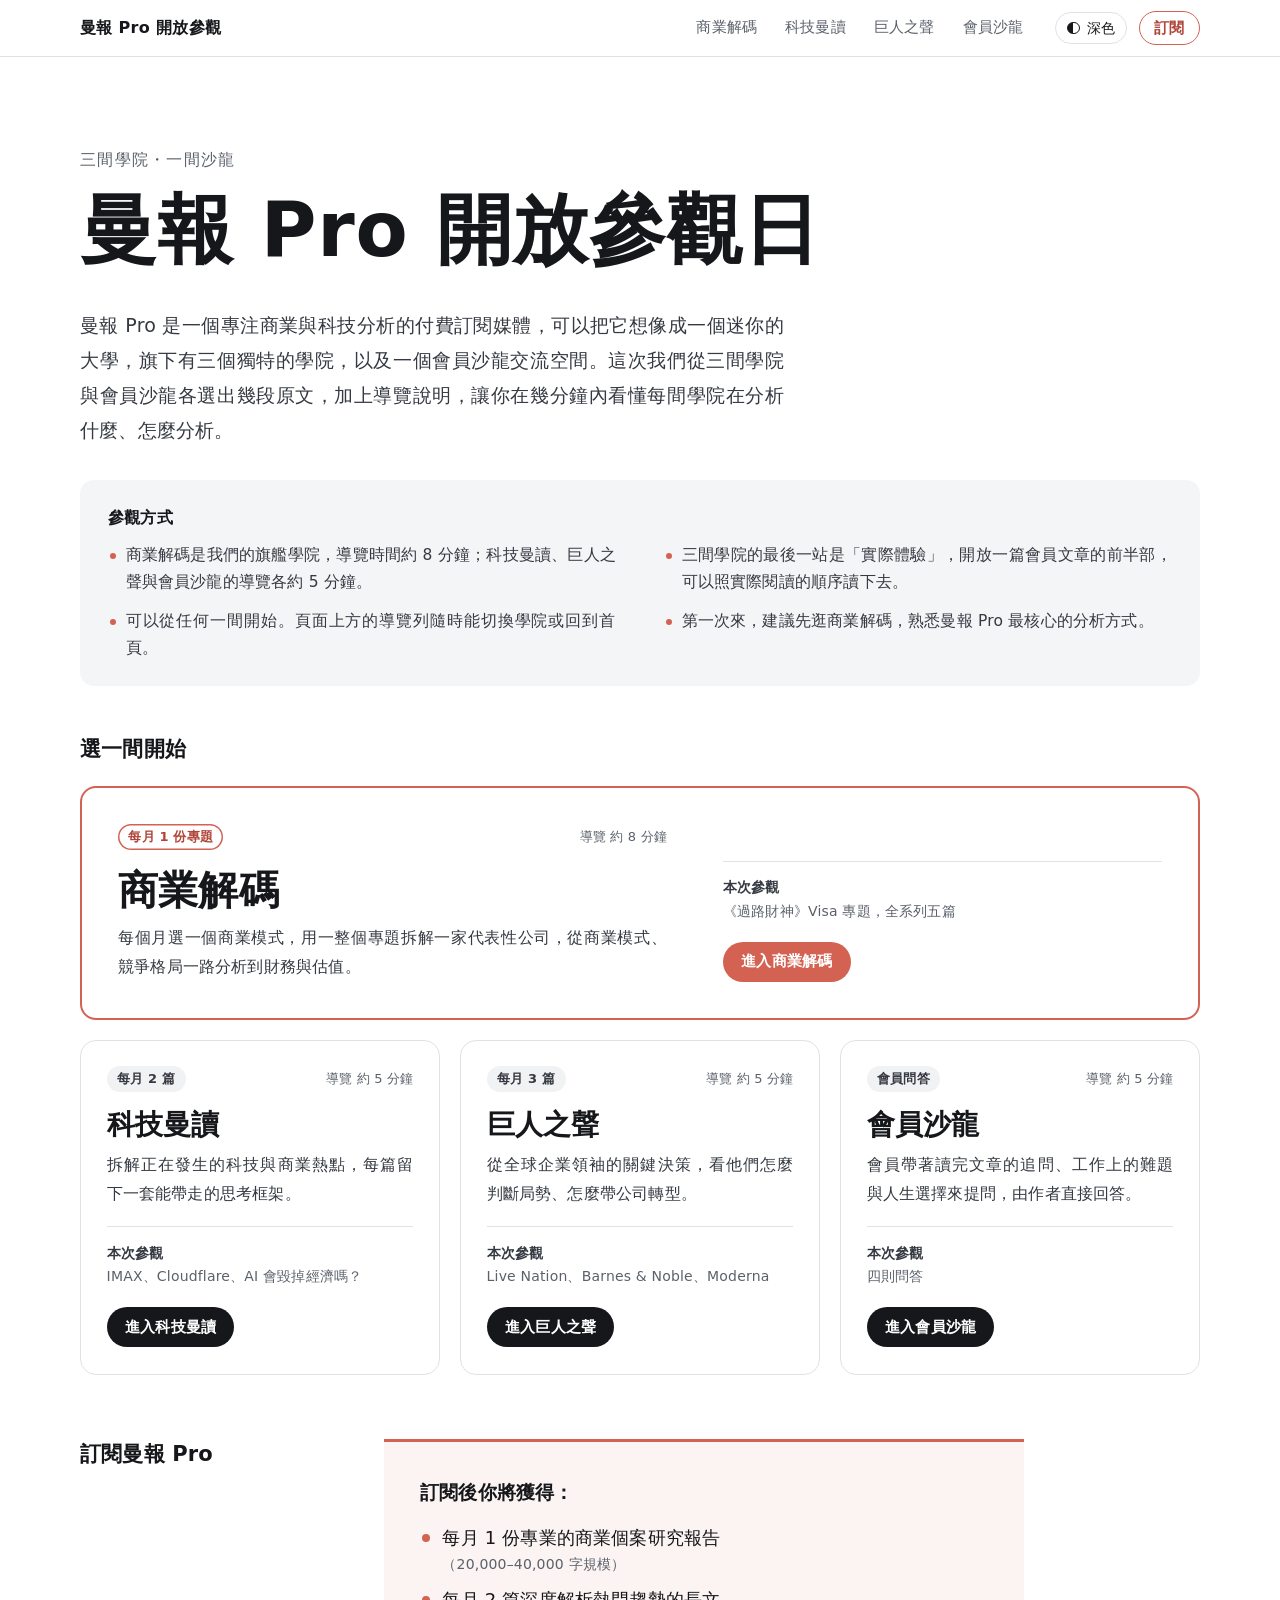
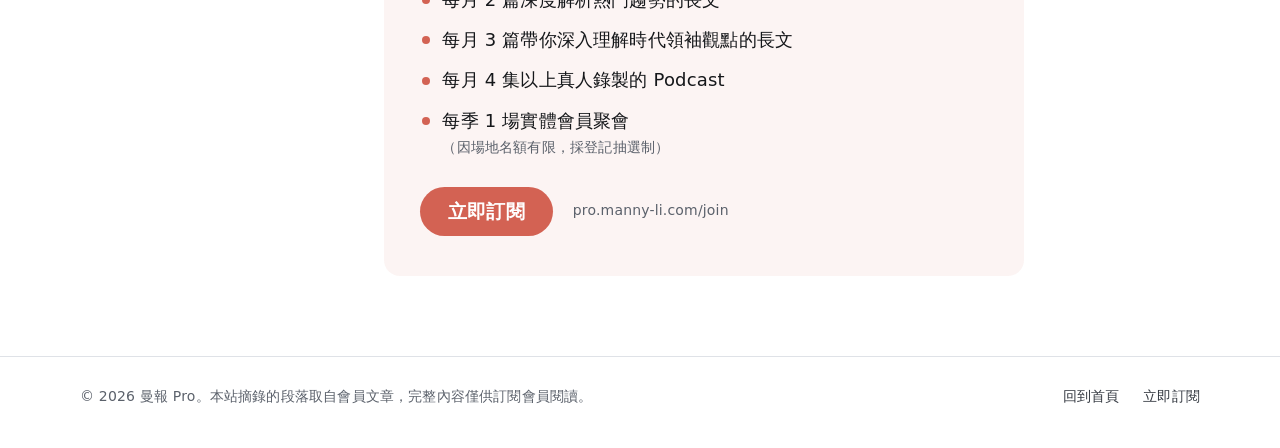
<file: index.html>
<!doctype html>
<html lang="zh-Hant-TW">
<head>
<meta charset="utf-8">
<meta name="viewport" content="width=device-width, initial-scale=1">
<title>曼報 Pro 開放參觀</title>
<meta name="description" content="曼報 Pro 的文章只開放給付費會員。這次從三間學院與會員沙龍各選出幾段原文，加上導覽說明，讓你在幾分鐘內看懂曼報 Pro 在分析什麼、怎麼分析。">
<meta property="og:type" content="website">
<meta property="og:site_name" content="曼報 Pro 開放參觀">
<meta property="og:title" content="曼報 Pro 開放參觀">
<meta property="og:description" content="曼報 Pro 的文章只開放給付費會員。這次從三間學院與會員沙龍各選出幾段原文，加上導覽說明，讓你在幾分鐘內看懂曼報 Pro 在分析什麼、怎麼分析。">
<meta property="og:locale" content="zh_TW">
<meta name="twitter:card" content="summary">
<meta name="theme-color" content="#ffffff">
<link rel="icon" href="data:image/svg+xml,%3Csvg%20xmlns='http://www.w3.org/2000/svg'%20viewBox='0%200%2032%2032'%3E%3Crect%20width='32'%20height='32'%20rx='7'%20fill='%23d36253'/%3E%3Ccircle%20cx='16'%20cy='16'%20r='6.5'%20fill='none'%20stroke='%23fff'%20stroke-width='3.5'/%3E%3C/svg%3E">
<link rel="stylesheet" href="assets/style.css">
<script>(function(){var d=document.documentElement,t=null;try{t=localStorage.getItem('mp-theme')}catch(e){}if(t==='dark'||t==='light')d.setAttribute('data-theme',t);var k=t?t==='dark':(window.matchMedia&&matchMedia('(prefers-color-scheme: dark)').matches);var m=document.querySelector('meta[name="theme-color"]');if(m)m.setAttribute('content',k?'#14161a':'#ffffff');})();</script>
<script src="assets/site.js" defer></script>
<script>!function(f,b,e,v,n,t,s){if(f.fbq)return;n=f.fbq=function(){n.callMethod?n.callMethod.apply(n,arguments):n.queue.push(arguments)};if(!f._fbq)f._fbq=n;n.push=n;n.loaded=!0;n.version='2.0';n.queue=[];t=b.createElement(e);t.async=!0;t.src=v;s=b.getElementsByTagName(e)[0];s.parentNode.insertBefore(t,s)}(window,document,'script','https://connect.facebook.net/en_US/fbevents.js');fbq('init','1093391576424107');fbq('track','PageView');</script>
</head>
<body data-page="index">
<noscript><img height="1" width="1" style="display:none" alt="" src="https://www.facebook.com/tr?id=1093391576424107&amp;ev=PageView&amp;noscript=1"></noscript>
<a class="skip-link" href="#main">跳到主要內容</a>
<header class="site-header">
<div class="header-inner">
<a class="brand" href="index.html" aria-current="page">曼報 Pro 開放參觀</a>
<nav class="nav-links" aria-label="學院"><a href="decode.html">商業解碼</a><a href="tech.html">科技曼讀</a><a href="giants.html">巨人之聲</a><a href="salon.html">會員沙龍</a></nav>
<div class="header-actions">
<button class="theme-toggle" type="button" data-label-dark="深色" data-label-light="淺色" hidden><span class="theme-icon" aria-hidden="true"></span><span class="theme-text">深色</span></button>
<a class="nav-subscribe" href="https://pro.manny-li.com/join">訂閱</a>
</div>
</div>
</header>
<main id="main">
<div class="wrap"><section class="hero" aria-labelledby="hero-title"><p class="hero-kicker">三間學院・一間沙龍</p><h1 class="hero-title" id="hero-title">曼報 Pro 開放參觀日</h1><div class="hero-grid"><p class="hero-lede">曼報 Pro 是一個專注商業與科技分析的付費訂閱媒體，可以把它想像成一個迷你的大學，旗下有三個獨特的學院，以及一個會員沙龍交流空間。這次我們從三間學院與會員沙龍各選出幾段原文，加上導覽說明，讓你在幾分鐘內看懂每間學院在分析什麼、怎麼分析。</p><section class="howto" aria-labelledby="howto-title"><h2 class="howto-title" id="howto-title">參觀方式</h2><ul><li>商業解碼是我們的旗艦學院，導覽時間約 8 分鐘；科技曼讀、巨人之聲與會員沙龍的導覽各約 5 分鐘。</li><li>三間學院的最後一站是「實際體驗」，開放一篇會員文章的前半部，可以照實際閱讀的順序讀下去。</li><li>可以從任何一間開始。頁面上方的導覽列隨時能切換學院或回到首頁。</li><li>第一次來，建議先逛商業解碼，熟悉曼報 Pro 最核心的分析方式。</li></ul></section></div></section><section class="directory" aria-labelledby="sec-1"><h2 class="section-title" id="sec-1">選一間開始</h2><div class="cards"><a class="card card-flagship" href="decode.html"><div class="card-main"><p class="card-top"><span class="chip">每月 1 份專題</span><span class="card-time">導覽 約 8 分鐘</span></p><h3 class="card-name">商業解碼</h3><p class="card-desc">每個月選一個商業模式，用一整個專題拆解一家代表性公司，從商業模式、競爭格局一路分析到財務與估值。</p></div><div class="card-side"><p class="card-visit"><span class="k">本次參觀</span>《過路財神》Visa 專題，全系列五篇</p><span class="card-btn">進入商業解碼</span></div></a><a class="card" href="tech.html"><div class="card-main"><p class="card-top"><span class="chip">每月 2 篇</span><span class="card-time">導覽 約 5 分鐘</span></p><h3 class="card-name">科技曼讀</h3><p class="card-desc">拆解正在發生的科技與商業熱點，每篇留下一套能帶走的思考框架。</p></div><div class="card-side"><p class="card-visit"><span class="k">本次參觀</span>IMAX、Cloudflare、AI 會毀掉經濟嗎？</p><span class="card-btn">進入科技曼讀</span></div></a><a class="card" href="giants.html"><div class="card-main"><p class="card-top"><span class="chip">每月 3 篇</span><span class="card-time">導覽 約 5 分鐘</span></p><h3 class="card-name">巨人之聲</h3><p class="card-desc">從全球企業領袖的關鍵決策，看他們怎麼判斷局勢、怎麼帶公司轉型。</p></div><div class="card-side"><p class="card-visit"><span class="k">本次參觀</span>Live Nation、Barnes &amp; Noble、Moderna</p><span class="card-btn">進入巨人之聲</span></div></a><a class="card" href="salon.html"><div class="card-main"><p class="card-top"><span class="chip">會員問答</span><span class="card-time">導覽 約 5 分鐘</span></p><h3 class="card-name">會員沙龍</h3><p class="card-desc">會員帶著讀完文章的追問、工作上的難題與人生選擇來提問，由作者直接回答。</p></div><div class="card-side"><p class="card-visit"><span class="k">本次參觀</span>四則問答</p><span class="card-btn">進入會員沙龍</span></div></a></div></section><section class="home-sub" aria-labelledby="sec-2"><div class="sub-grid"><h2 class="section-title" id="sec-2">訂閱曼報 Pro</h2><div><section class="cta" aria-label="訂閱方案"><h3 class="cta-title">訂閱後你將獲得：</h3><ul class="cta-list"><li><span class="cta-main">每月 1 份專業的商業個案研究報告</span><span class="cta-note">（20,000–⁠40,000 字規模）</span></li><li><span class="cta-main">每月 2 篇深度解析熱門趨勢的長文</span></li><li><span class="cta-main">每月 3 篇帶你深入理解時代領袖觀點的長文</span></li><li><span class="cta-main">每月 4 集以上真人錄製的 Pod­cast</span></li><li><span class="cta-main">每季 1 場實體會員聚會</span><span class="cta-note">（因場地名額有限，採登記抽選制）</span></li></ul><div class="cta-action"><a class="btn-primary" href="https://pro.manny-li.com/join">立即訂閱</a><a class="cta-url" href="https://pro.manny-li.com/join">pro.manny-li.com/join</a></div></section></div></div></section></div>
</main>
<footer class="site-footer">
<div class="footer-inner">
<p>© 2026 曼報 Pro。本站摘錄的段落取自會員文章，完整內容僅供訂閱會員閱讀。</p>
<nav class="footer-links" aria-label="頁尾"><a href="index.html">回到首頁</a><a href="https://pro.manny-li.com/join">立即訂閱</a></nav>
</div>
</footer>
</body>
</html>
</file>
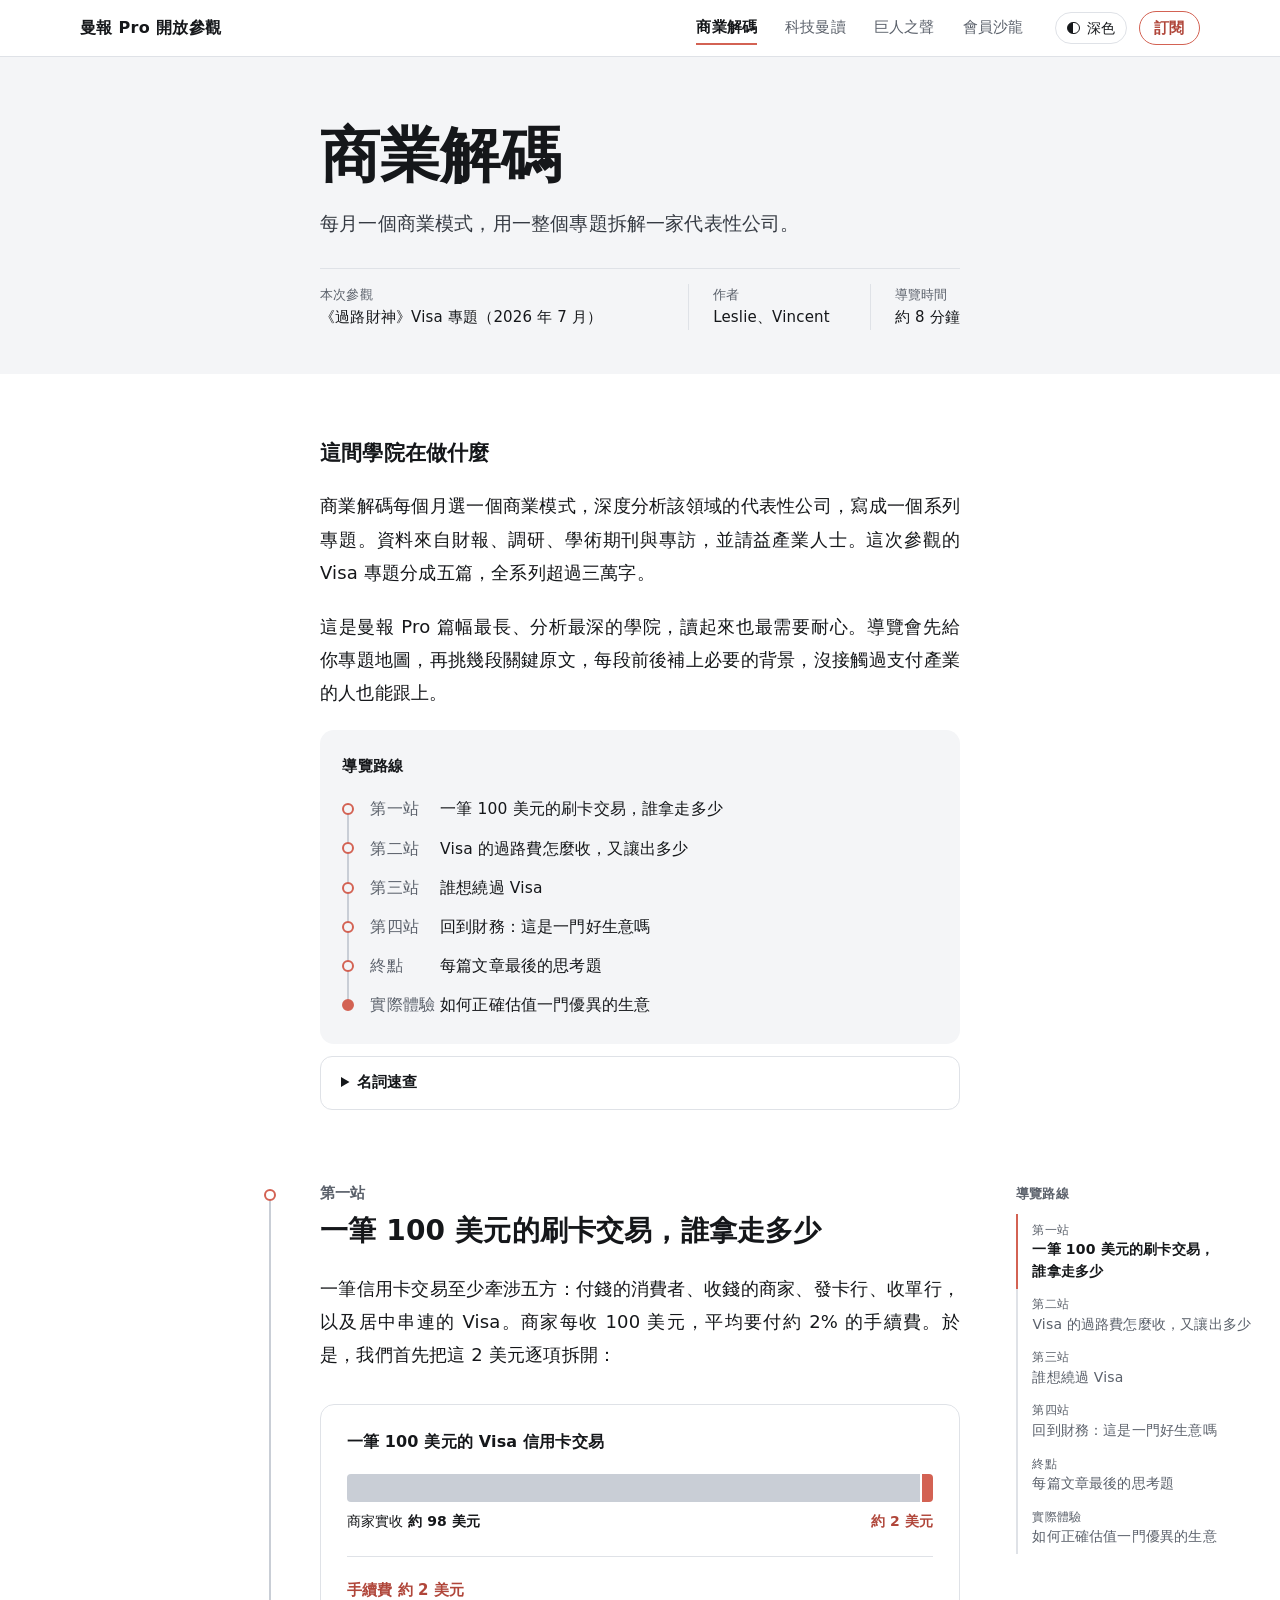
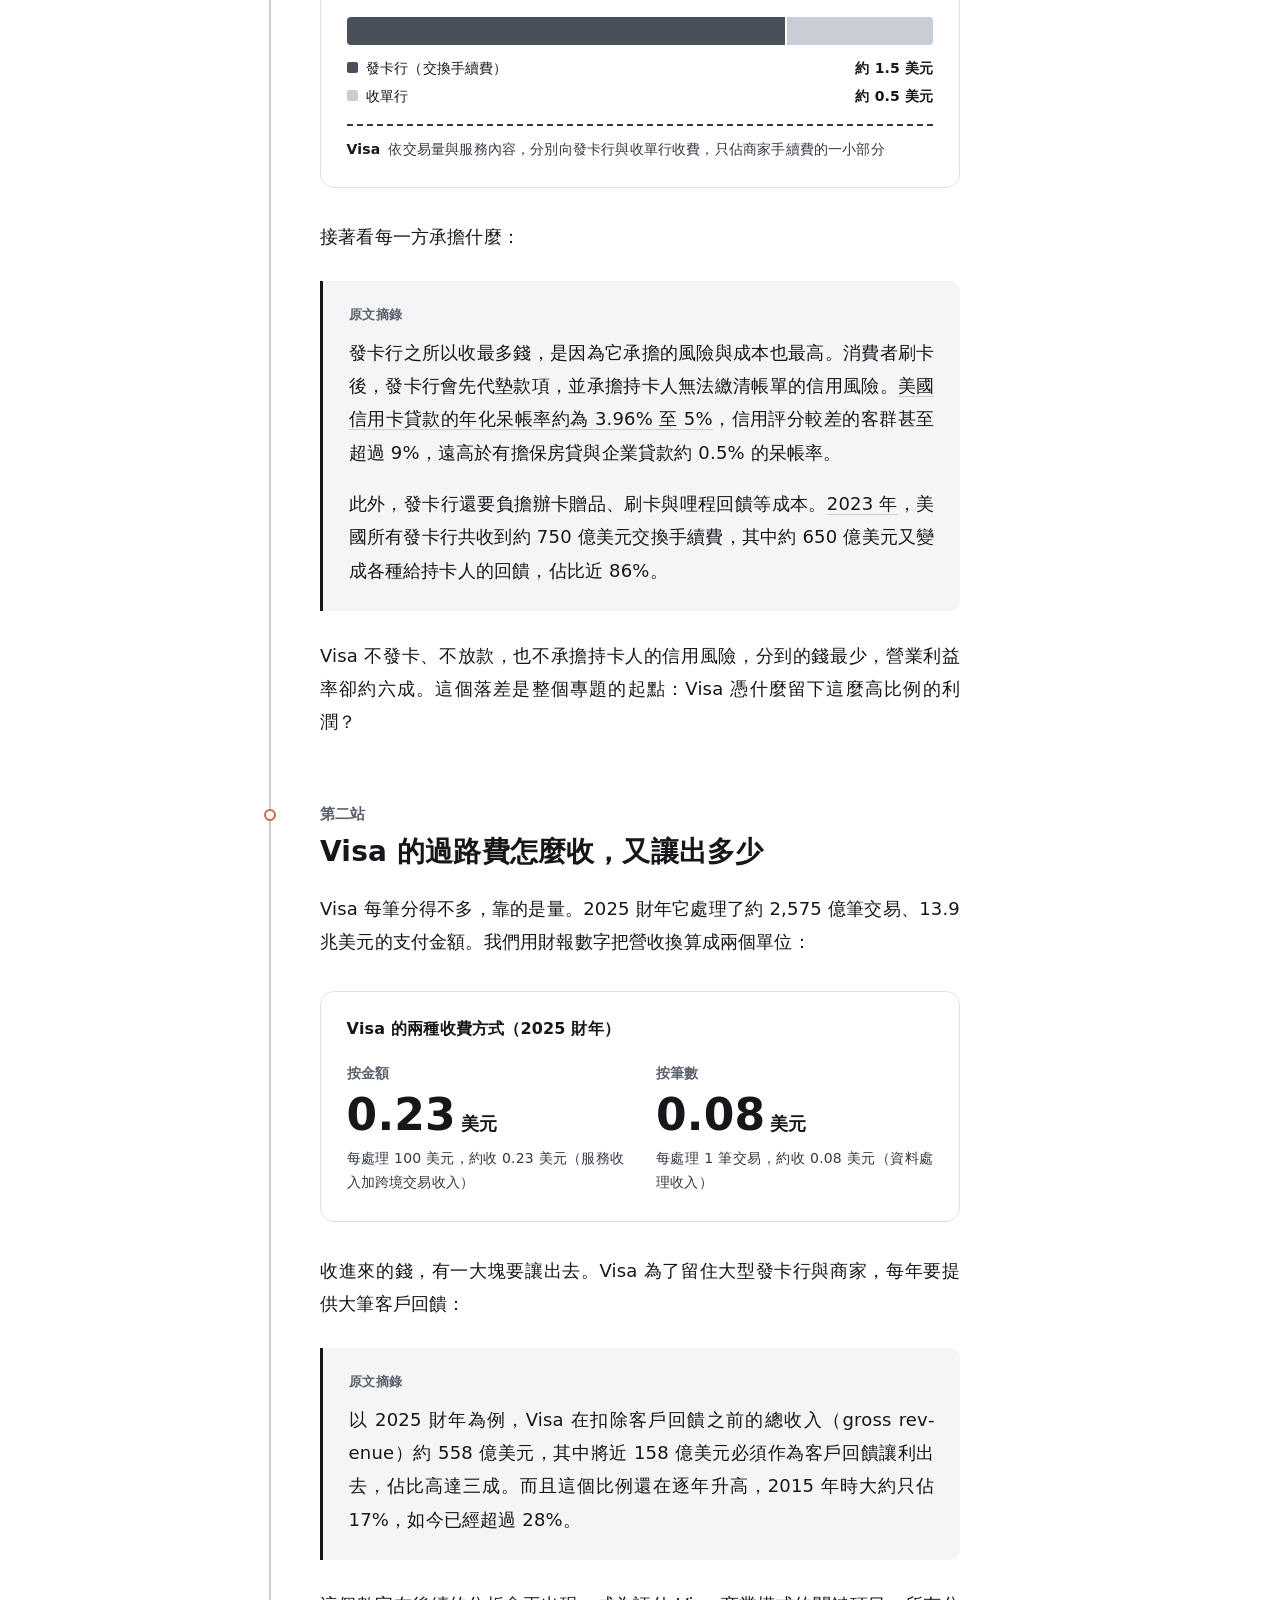
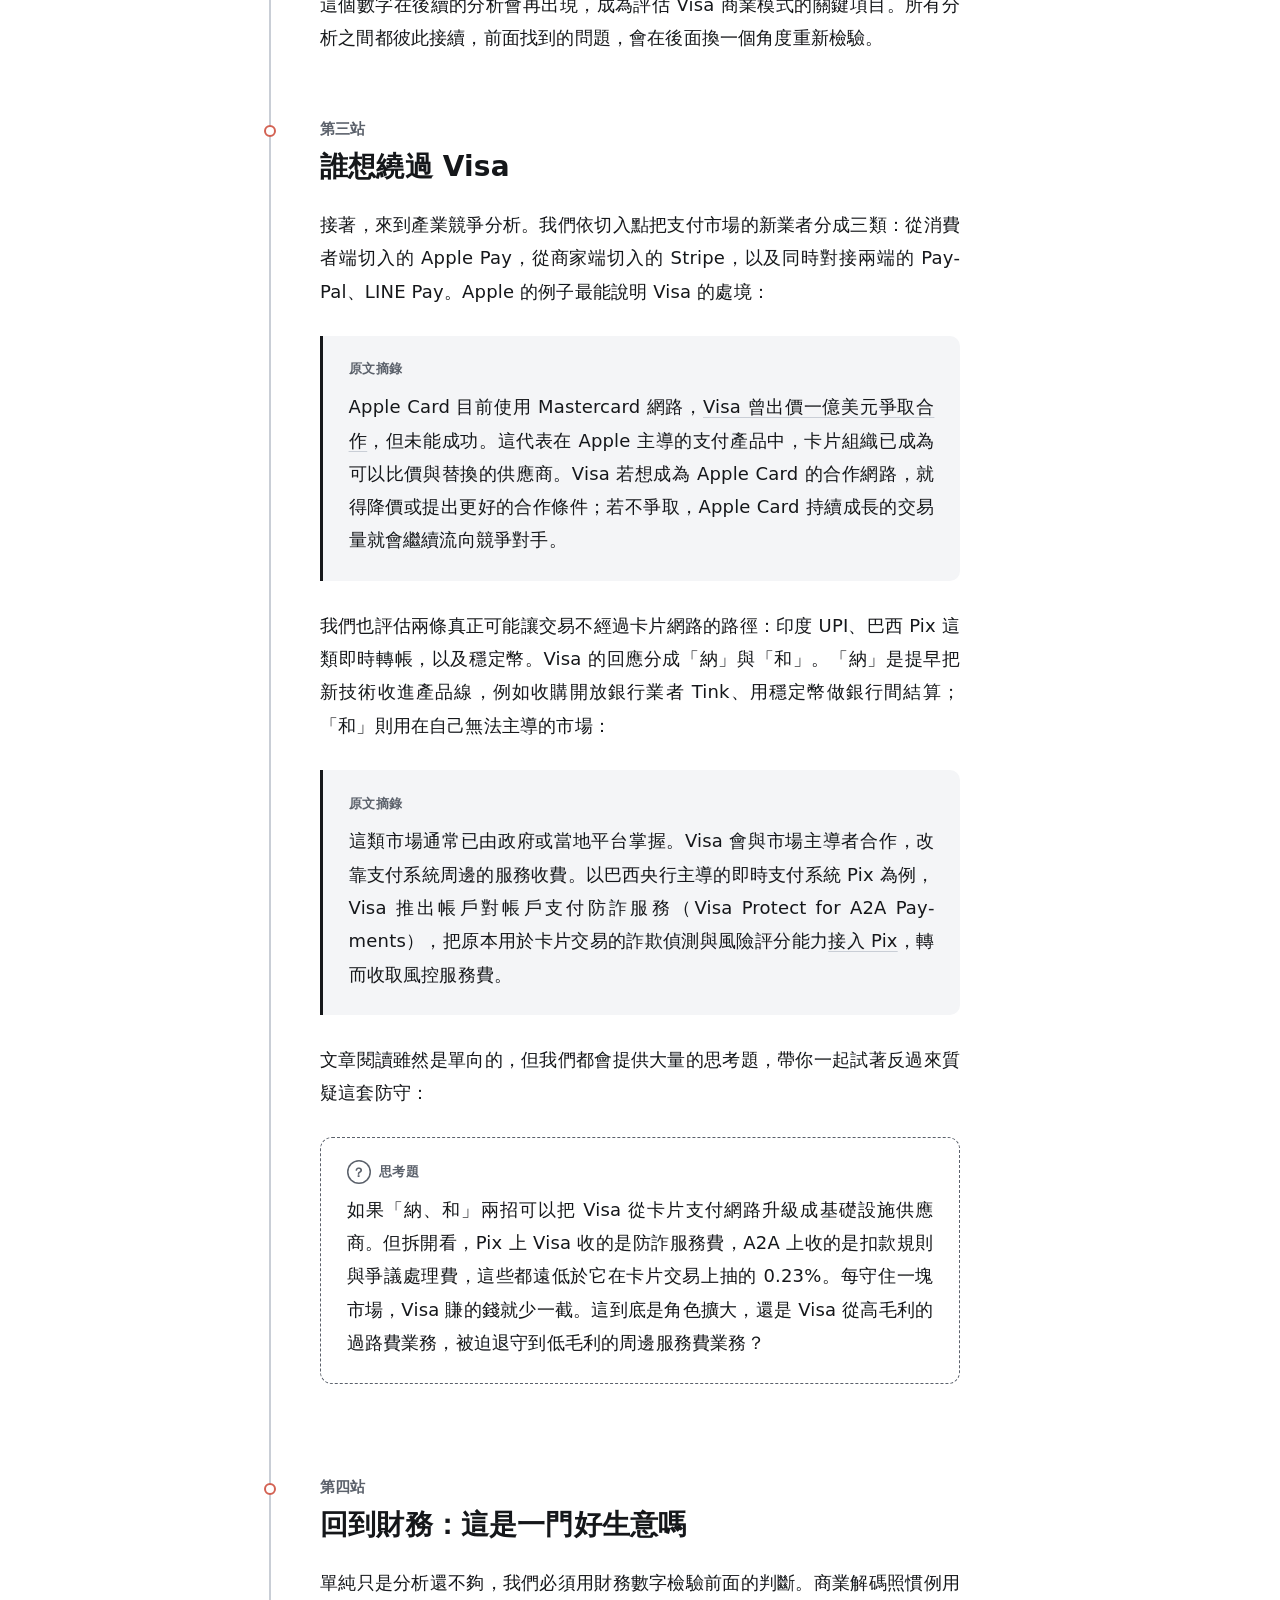
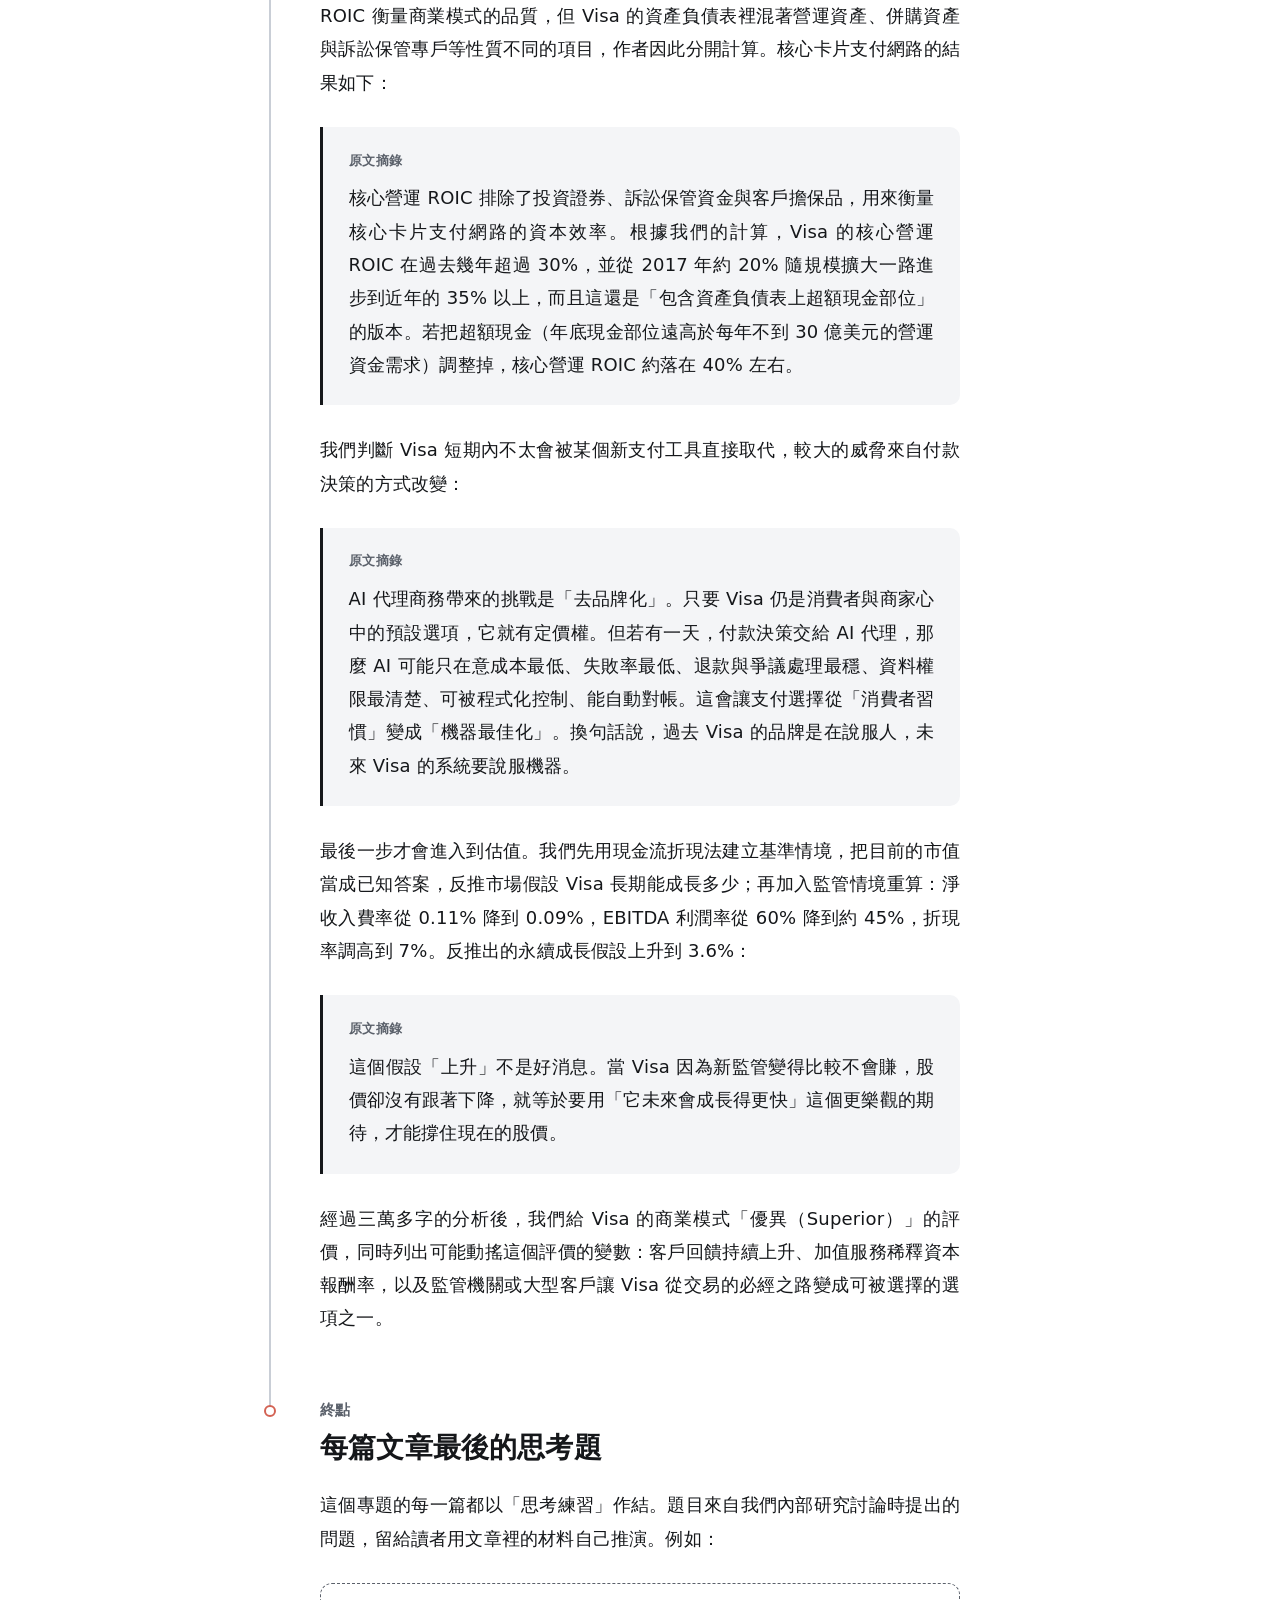
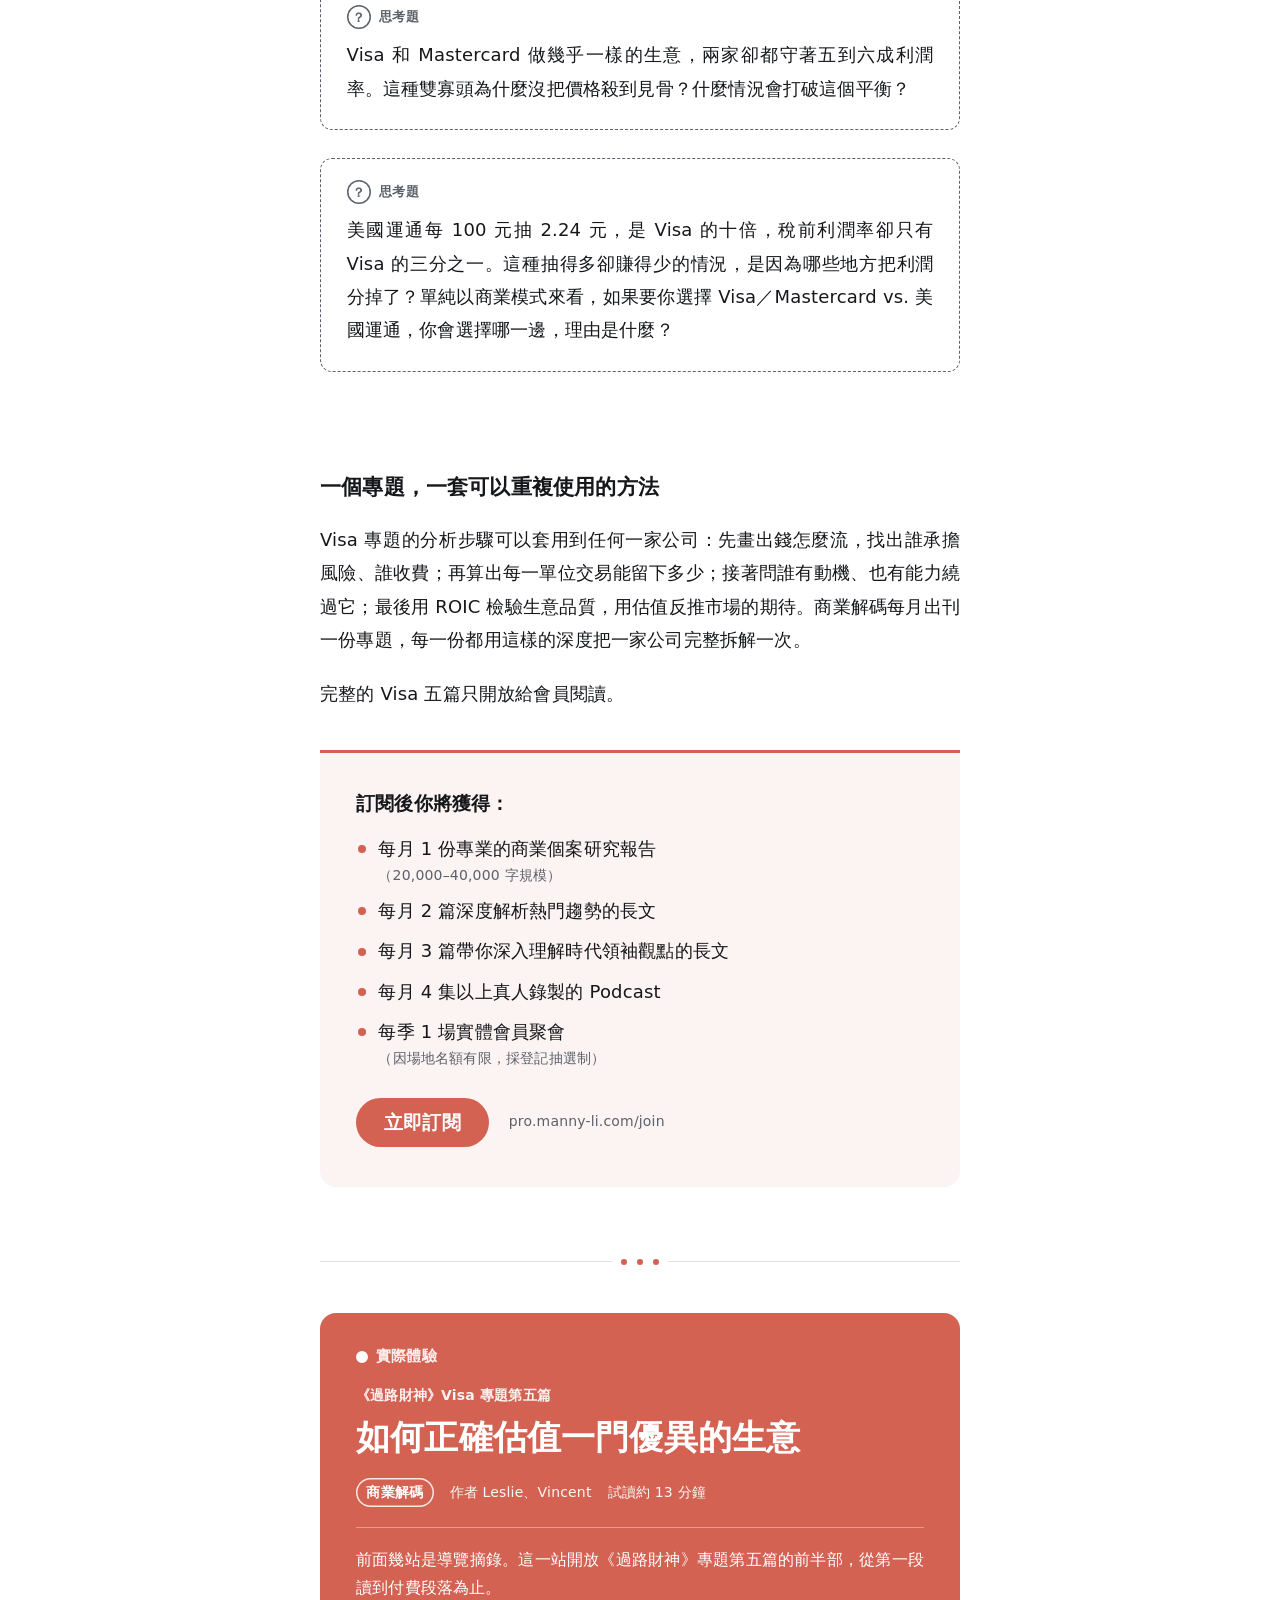
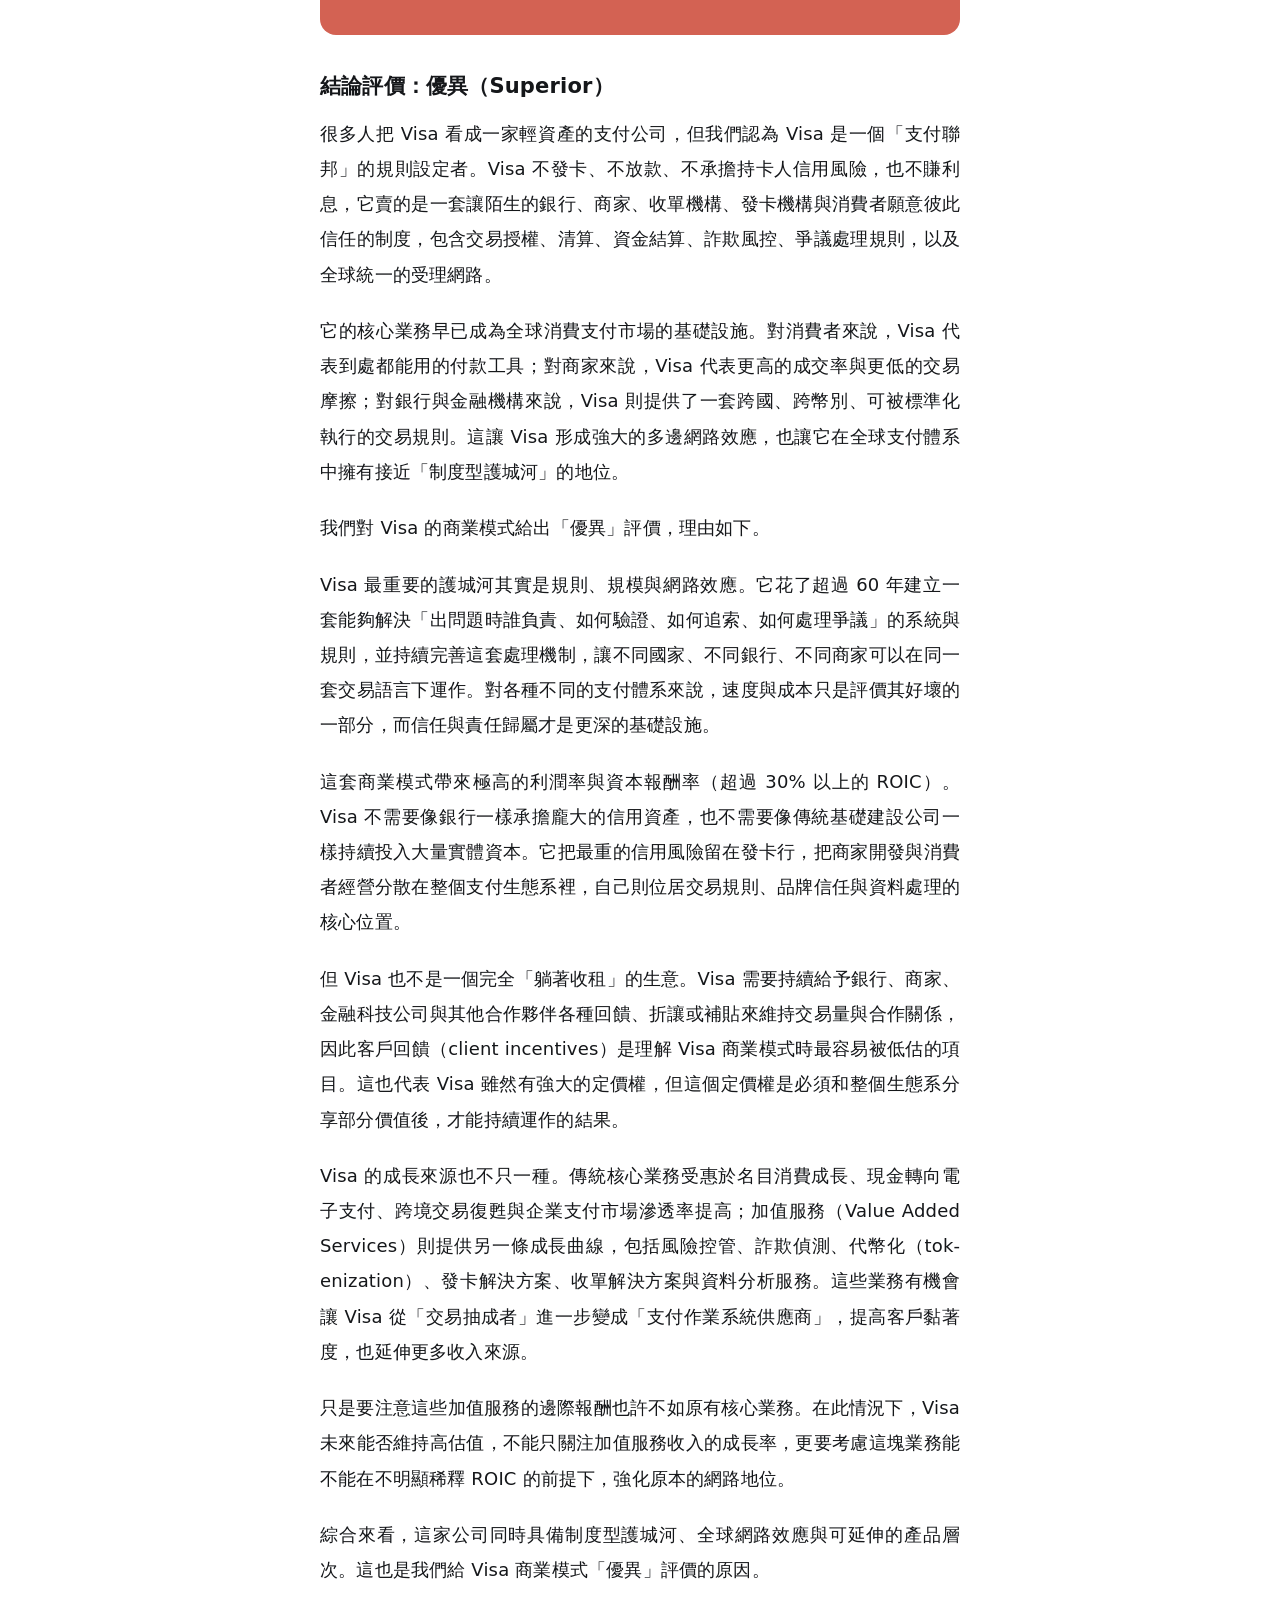
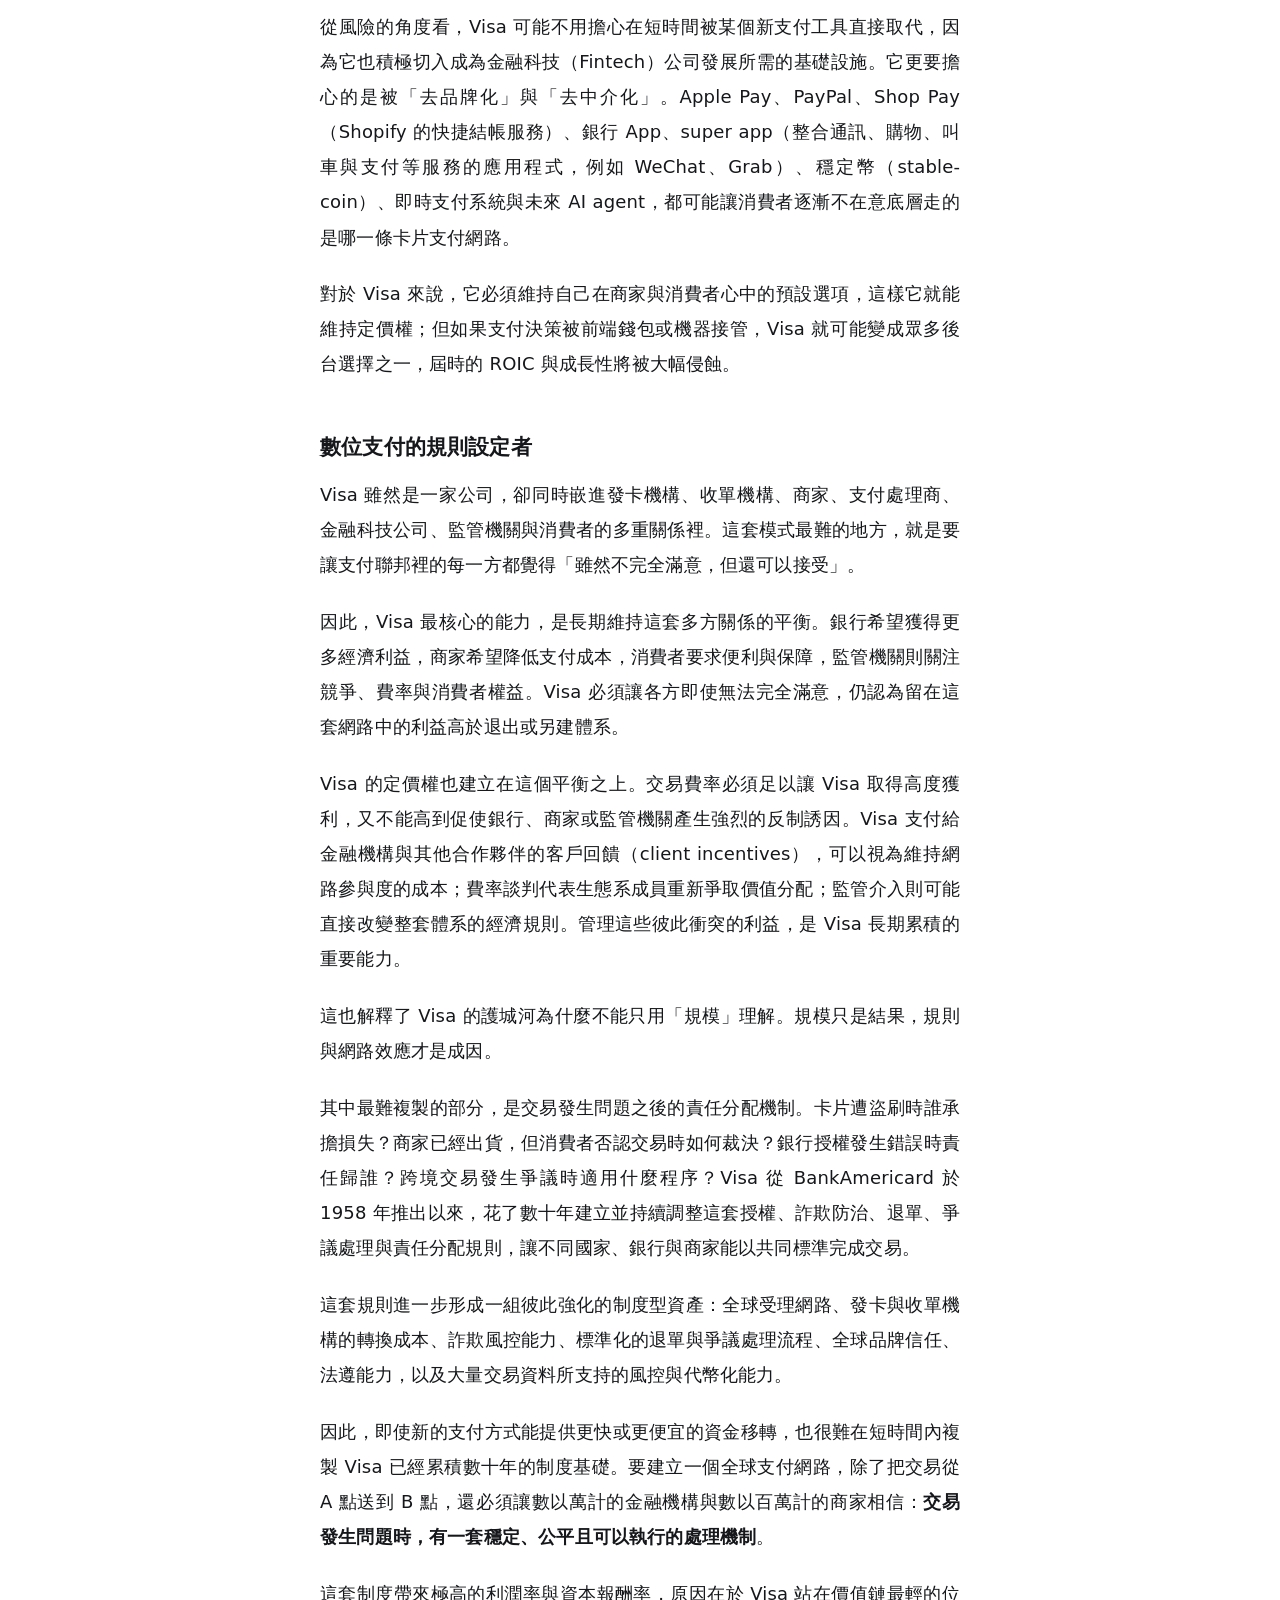
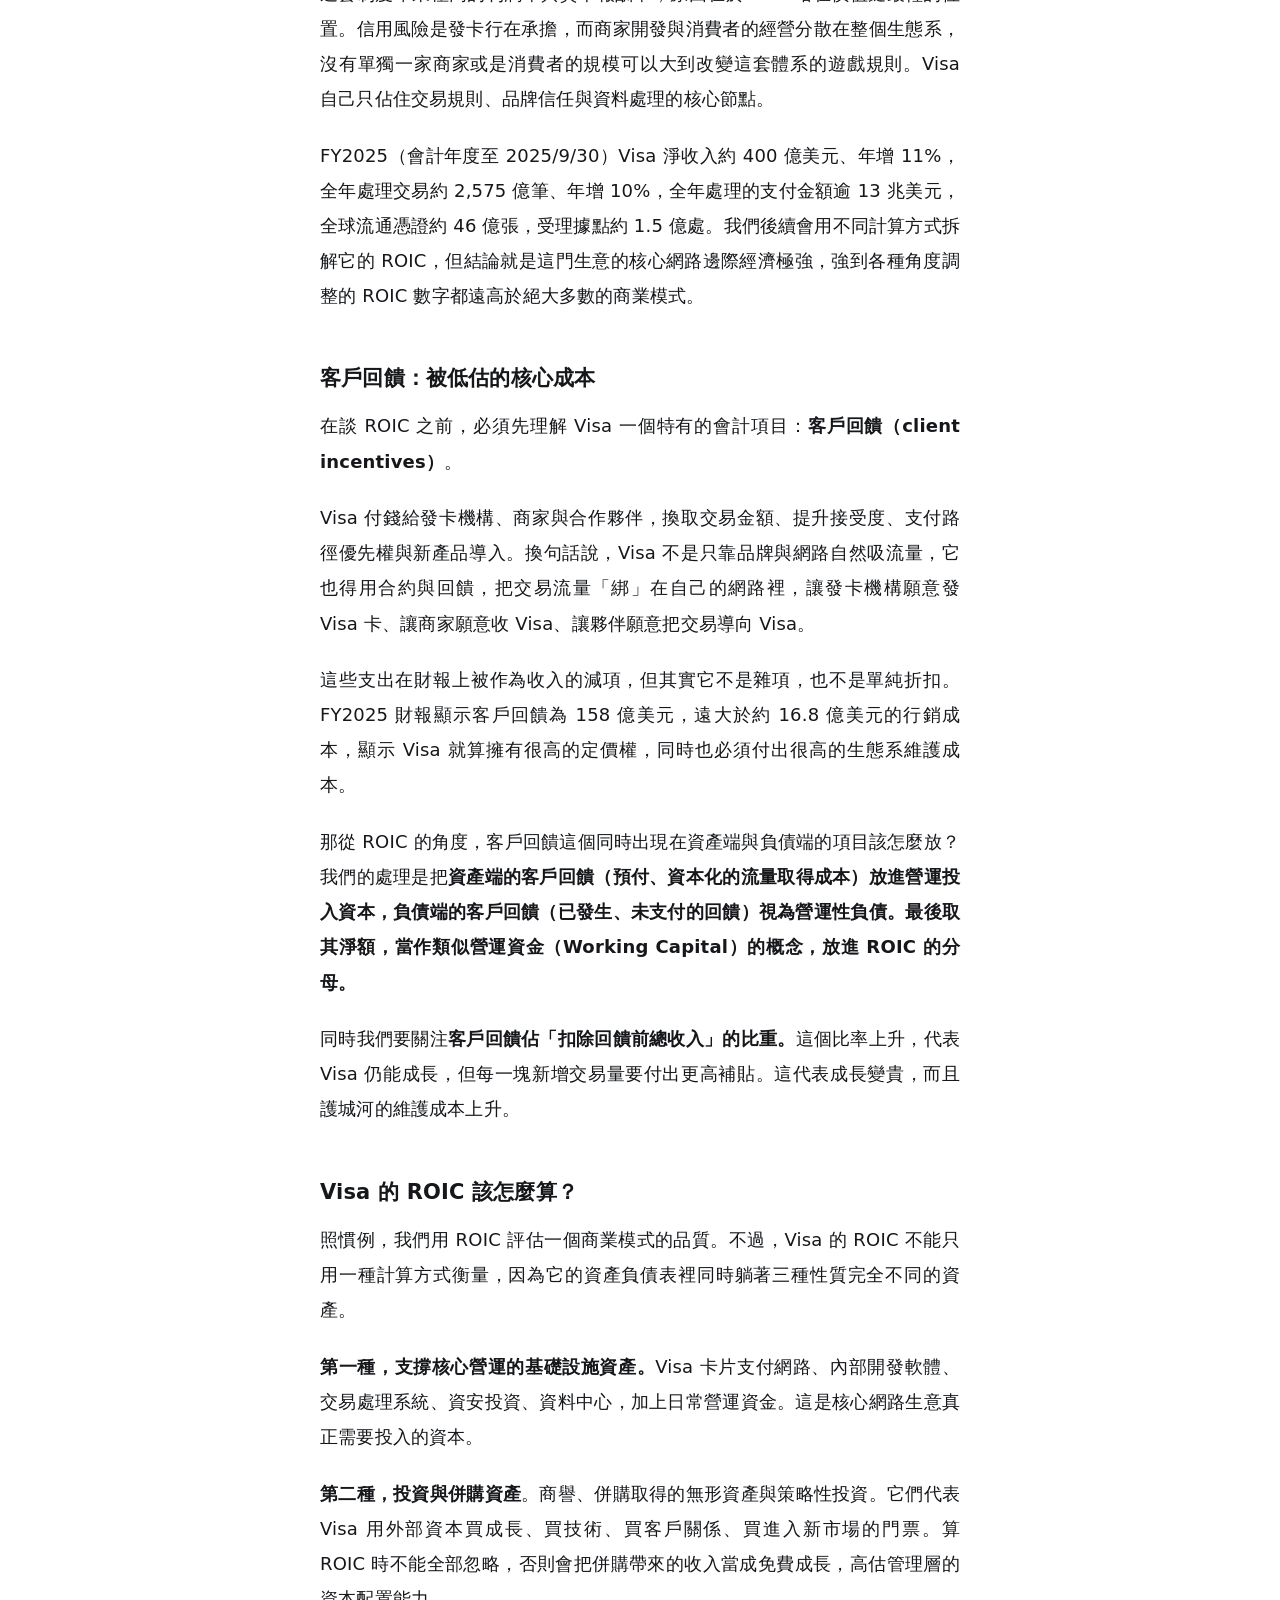
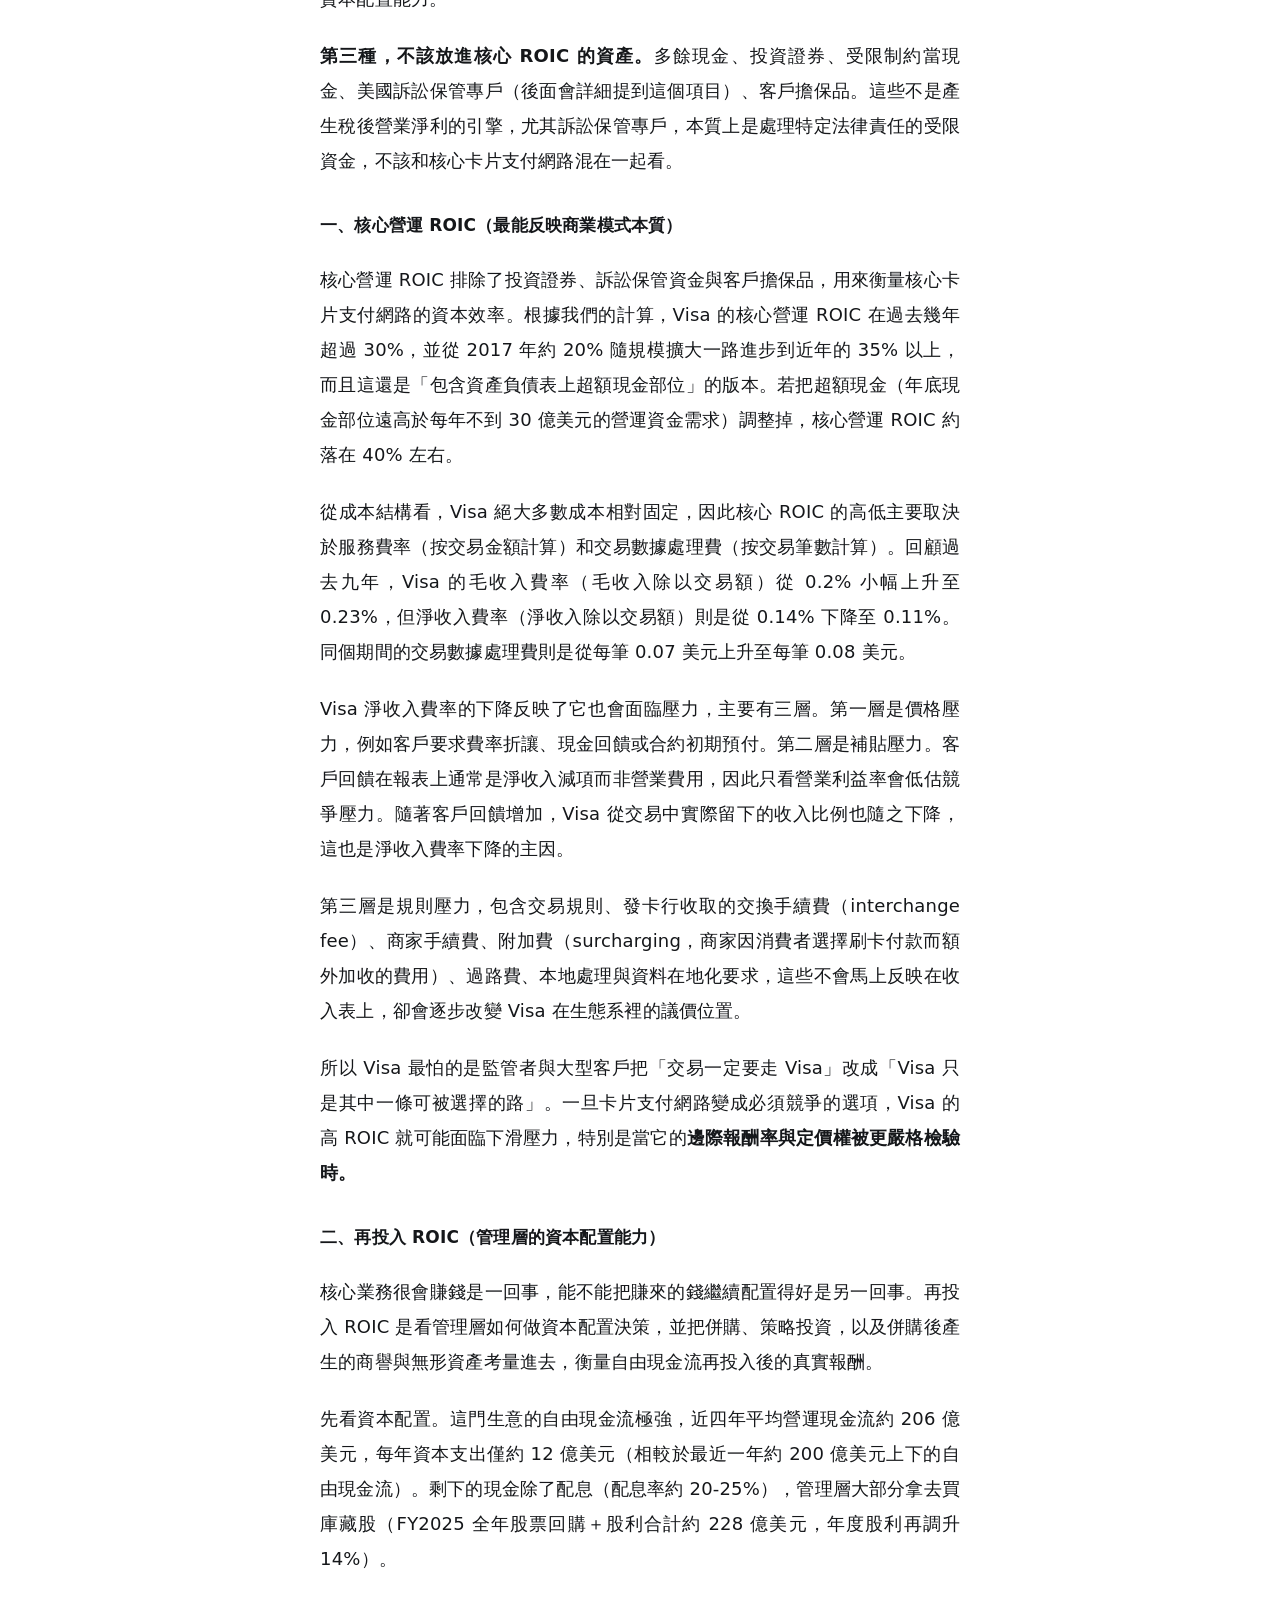
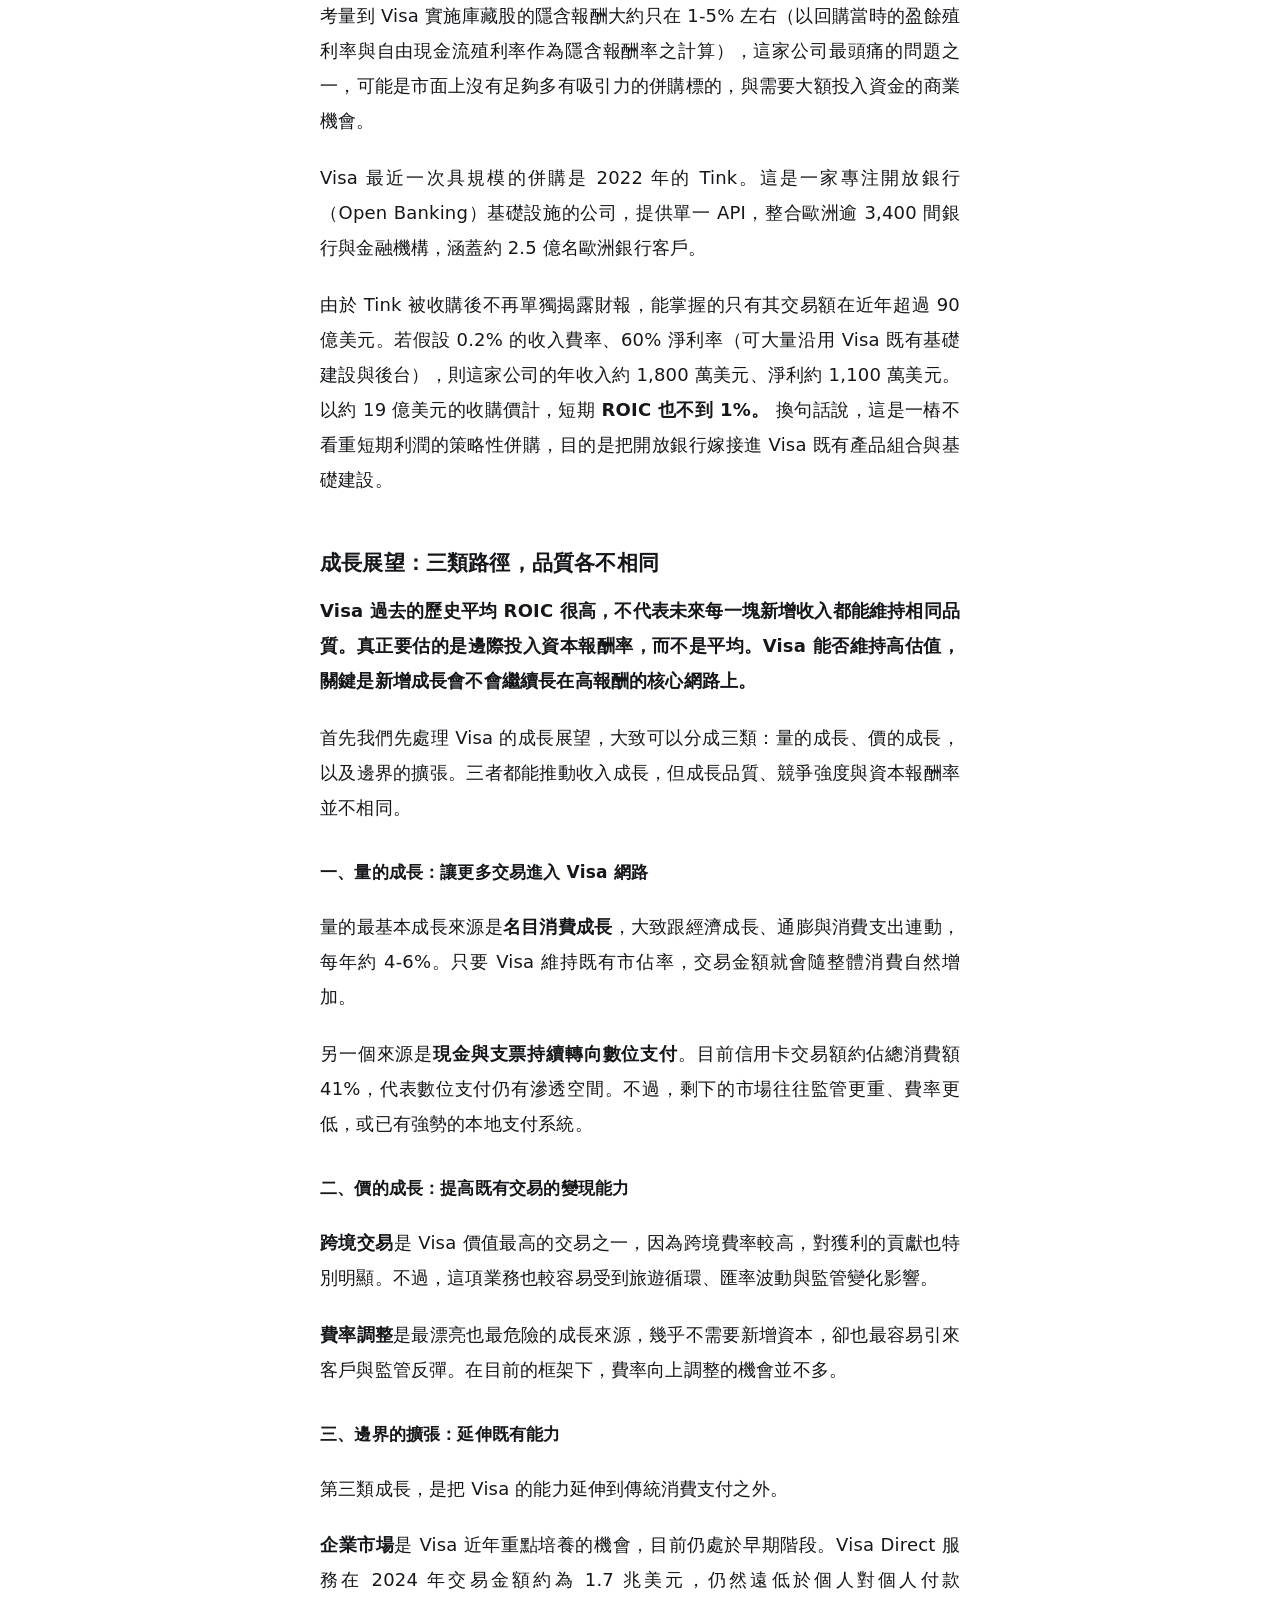
<file: decode.html>
<!doctype html>
<html lang="zh-Hant-TW">
<head>
<meta charset="utf-8">
<meta name="viewport" content="width=device-width, initial-scale=1">
<title>商業解碼｜曼報 Pro 開放參觀</title>
<meta name="description" content="一筆刷卡交易，Visa 只分到很小一部分，營業利益率卻約六成。商業解碼用五篇文章拆解這門生意，從交易流程一路算到 ROIC 與估值。">
<meta property="og:type" content="website">
<meta property="og:site_name" content="曼報 Pro 開放參觀">
<meta property="og:title" content="商業解碼｜曼報 Pro 開放參觀">
<meta property="og:description" content="一筆刷卡交易，Visa 只分到很小一部分，營業利益率卻約六成。商業解碼用五篇文章拆解這門生意，從交易流程一路算到 ROIC 與估值。">
<meta property="og:locale" content="zh_TW">
<meta name="twitter:card" content="summary">
<meta name="theme-color" content="#ffffff">
<link rel="icon" href="data:image/svg+xml,%3Csvg%20xmlns='http://www.w3.org/2000/svg'%20viewBox='0%200%2032%2032'%3E%3Crect%20width='32'%20height='32'%20rx='7'%20fill='%23d36253'/%3E%3Ccircle%20cx='16'%20cy='16'%20r='6.5'%20fill='none'%20stroke='%23fff'%20stroke-width='3.5'/%3E%3C/svg%3E">
<link rel="stylesheet" href="assets/style.css">
<script>(function(){var d=document.documentElement,t=null;try{t=localStorage.getItem('mp-theme')}catch(e){}if(t==='dark'||t==='light')d.setAttribute('data-theme',t);var k=t?t==='dark':(window.matchMedia&&matchMedia('(prefers-color-scheme: dark)').matches);var m=document.querySelector('meta[name="theme-color"]');if(m)m.setAttribute('content',k?'#14161a':'#ffffff');})();</script>
<script src="assets/site.js" defer></script>
<script>!function(f,b,e,v,n,t,s){if(f.fbq)return;n=f.fbq=function(){n.callMethod?n.callMethod.apply(n,arguments):n.queue.push(arguments)};if(!f._fbq)f._fbq=n;n.push=n;n.loaded=!0;n.version='2.0';n.queue=[];t=b.createElement(e);t.async=!0;t.src=v;s=b.getElementsByTagName(e)[0];s.parentNode.insertBefore(t,s)}(window,document,'script','https://connect.facebook.net/en_US/fbevents.js');fbq('init','1093391576424107');fbq('track','PageView');</script>
</head>
<body data-page="decode">
<noscript><img height="1" width="1" style="display:none" alt="" src="https://www.facebook.com/tr?id=1093391576424107&amp;ev=PageView&amp;noscript=1"></noscript>
<a class="skip-link" href="#main">跳到主要內容</a>
<header class="site-header">
<div class="header-inner">
<a class="brand" href="index.html">曼報 Pro 開放參觀</a>
<nav class="nav-links" aria-label="學院"><a href="decode.html" aria-current="page">商業解碼</a><a href="tech.html">科技曼讀</a><a href="giants.html">巨人之聲</a><a href="salon.html">會員沙龍</a></nav>
<div class="header-actions">
<button class="theme-toggle" type="button" data-label-dark="深色" data-label-light="淺色" hidden><span class="theme-icon" aria-hidden="true"></span><span class="theme-text">深色</span></button>
<a class="nav-subscribe" href="https://pro.manny-li.com/join">訂閱</a>
</div>
</div>
</header>
<main id="main">
<header class="page-head"><div class="wrap"><div class="col"><h1 class="page-title">商業解碼</h1><p class="page-lede">每月一個商業模式，用一整個專題拆解一家代表性公司。</p><dl class="meta meta-3"><div><dt>本次參觀</dt><dd>《過路財神》Visa 專題（2026 年 7 月）</dd></div><div><dt>作者</dt><dd>Leslie、Vincent</dd></div><div><dt>導覽時間</dt><dd>約 8 分鐘</dd></div></dl></div></div></header><div class="wrap"><div class="col"><section class="section" aria-labelledby="sec-0"><h2 class="section-title" id="sec-0">這間學院在做什麼</h2><div class="prose"><p>商業解碼每個月選一個商業模式，深度分析該領域的代表性公司，寫成一個系列專題。資料來自財報、調研、學術期刊與專訪，並請益產業人士。這次參觀的 Visa 專題分成五篇，全系列超過三萬字。</p><p>這是曼報 Pro 篇幅最長、分析最深的學院，讀起來也最需要耐心。導覽會先給你專題地圖，再挑幾段關鍵原文，每段前後補上必要的背景，沒接觸過支付產業的人也能跟上。</p><nav class="route" aria-label="導覽路線"><p class="route-title">導覽路線</p><ol><li><a href="#stop-1"><span class="route-label">第一站</span><span class="route-name">一筆 100 美元的刷卡交易，誰拿走多少</span></a></li><li><a href="#stop-2"><span class="route-label">第二站</span><span class="route-name">Visa 的過路費怎麼收，又讓出多少</span></a></li><li><a href="#stop-3"><span class="route-label">第三站</span><span class="route-name">誰想繞過 Visa</span></a></li><li><a href="#stop-4"><span class="route-label">第四站</span><span class="route-name">回到財務：這是一門好生意嗎</span></a></li><li><a href="#stop-5"><span class="route-label">終點</span><span class="route-name">每篇文章最後的思考題</span></a></li><li><a href="#stop-6"><span class="route-label">實際體驗</span><span class="route-name">如何正確估值一門優異的生意</span></a></li></ol></nav><details class="glossary"><summary>名詞速查</summary><dl><dt>發卡行</dt><dd>發信用卡給消費者的銀行，負責額度、帳單與收款，也承擔持卡人繳不出卡費的風險。</dd><dt>收單行</dt><dd>替商家處理刷卡收款的銀行，把款項撥給商家。</dd><dt>交換手續費</dt><dd>商家手續費中支付給發卡行的部分，也是其中最大的一塊。</dd><dt>客戶回饋</dt><dd>Visa 為留住發卡行、商家與合作夥伴而讓出的折讓、預付現金、退佣與獎金。</dd><dt>ROIC</dt><dd>投入資本報酬率，衡量一門生意投入的資本每年能創造多少稅後營業利益。</dd></dl></details></div></section><div class="stops"><nav class="toc" aria-label="本頁站點"><div class="toc-inner"><p class="toc-title">導覽路線</p><ol><li><a href="#stop-1" data-stop="stop-1"><span class="toc-label">第一站</span><span class="toc-name">一筆 100 美元的刷卡交易，誰拿走多少</span></a></li><li><a href="#stop-2" data-stop="stop-2"><span class="toc-label">第二站</span><span class="toc-name">Visa 的過路費怎麼收，又讓出多少</span></a></li><li><a href="#stop-3" data-stop="stop-3"><span class="toc-label">第三站</span><span class="toc-name">誰想繞過 Visa</span></a></li><li><a href="#stop-4" data-stop="stop-4"><span class="toc-label">第四站</span><span class="toc-name">回到財務：這是一門好生意嗎</span></a></li><li><a href="#stop-5" data-stop="stop-5"><span class="toc-label">終點</span><span class="toc-name">每篇文章最後的思考題</span></a></li><li><a href="#stop-6" data-stop="stop-6"><span class="toc-label">實際體驗</span><span class="toc-name">如何正確估值一門優異的生意</span></a></li></ol></div></nav><section class="stop has-next" id="stop-1" aria-labelledby="stop-1-h"><h2 class="stop-head" id="stop-1-h"><span class="stop-label">第一站</span><span class="stop-title">一筆 100 美元的刷卡交易，誰拿走多少</span></h2><div class="prose"><p>一筆信用卡交易至少牽涉五方：付錢的消費者、收錢的商家、發卡行、收單行，以及居中串連的 Visa。商家每收 100 美元，平均要付約 2% 的手續費。於是，我們首先把這 2 美元逐項拆開：</p><figure class="breakdown"><figcaption class="breakdown-title">一筆 100 美元的 Visa 信用卡交易</figcaption><div class="bar" aria-hidden="true"><span class="s-soft" style="flex:98"></span><span class="s-brand" style="flex:2"></span></div><div class="bar-legend"><span>商家實收 <span class="v">約 98 美元</span></span><span class="is-brand"><span class="v">約 2 美元</span></span></div><div class="zoom"><p class="zoom-title">手續費 約 2 美元</p><div class="bar" aria-hidden="true"><span class="s-strong" style="flex:1.5"></span><span class="s-soft" style="flex:0.5"></span></div><ul class="legend"><li><span class="sw s-strong" aria-hidden="true"></span><span>發卡行（交換手續費）</span><span class="v">約 1.5 美元</span></li><li><span class="sw s-soft" aria-hidden="true"></span><span>收單行</span><span class="v">約 0.5 美元</span></li></ul><p class="visa-note"><span class="k">Visa</span>依交易量與服務內容，分別向發卡行與收單行收費，只佔商家手續費的一小部分</p></div></figure><p>接著看每一方承擔什麼：</p><figure class="excerpt"><figcaption>原文摘錄</figcaption><blockquote><p>發卡行之所以收最多錢，是因為它承擔的風險與成本也最高。消費者刷卡後，發卡行會先代墊款項，並承擔持卡人無法繳清帳單的信用風險。<a href="https://www.newyorkfed.org/medialibrary/media/research/staff_reports/sr1143.pdf" target="_blank" rel="noopener">美國信用卡貸款的年化呆帳率約為 3.96% 至 5%</a>，信用評分較差的客群甚至超過 9%，遠高於有擔保房貸與企業貸款約 0.5% 的呆帳率。</p><p>此外，發卡行還要負擔辦卡贈品、刷卡與哩程回饋等成本。<a href="https://www.newyorkfed.org/medialibrary/media/research/staff_reports/sr1143.pdf" target="_blank" rel="noopener">2023 年</a>，美國所有發卡行共收到約 750 億美元交換手續費，其中約 650 億美元又變成各種給持卡人的回饋，佔比近 86%。</p></blockquote></figure><p>Visa 不發卡、不放款，也不承擔持卡人的信用風險，分到的錢最少，營業利益率卻約六成。這個落差是整個專題的起點：Visa 憑什麼留下這麼高比例的利潤？</p></div></section><section class="stop has-next" id="stop-2" aria-labelledby="stop-2-h"><h2 class="stop-head" id="stop-2-h"><span class="stop-label">第二站</span><span class="stop-title">Visa 的過路費怎麼收，又讓出多少</span></h2><div class="prose"><p>Visa 每筆分得不多，靠的是量。2025 財年它處理了約 2,575 億筆交易、13.9 兆美元的支付金額。我們用財報數字把營收換算成兩個單位：</p><figure class="breakdown"><figcaption class="breakdown-title">Visa 的兩種收費方式（2025 財年）</figcaption><div class="stats"><div class="stat"><p class="stat-k">按金額</p><p class="stat-v">0.23<small>美元</small></p><p class="stat-d">每處理 100 美元，約收 0.23 美元（服務收入加跨境交易收入）</p></div><div class="stat"><p class="stat-k">按筆數</p><p class="stat-v">0.08<small>美元</small></p><p class="stat-d">每處理 1 筆交易，約收 0.08 美元（資料處理收入）</p></div></div></figure><p>收進來的錢，有一大塊要讓出去。Visa 為了留住大型發卡行與商家，每年要提供大筆客戶回饋：</p><figure class="excerpt"><figcaption>原文摘錄</figcaption><blockquote><p>以 2025 財年為例，Visa 在扣除客戶回饋之前的總收入（gross rev­enue）約 558 億美元，其中將近 158 億美元必須作為客戶回饋讓利出去，佔比高達三成。而且這個比例還在逐年升高，2015 年時大約只佔 17%，如今已經超過 28%。</p></blockquote></figure><p>這個數字在後續的分析會再出現，成為評估 Visa 商業模式的關鍵項目。所有分析之間都彼此接續，前面找到的問題，會在後面換一個角度重新檢驗。</p></div></section><section class="stop has-next" id="stop-3" aria-labelledby="stop-3-h"><h2 class="stop-head" id="stop-3-h"><span class="stop-label">第三站</span><span class="stop-title">誰想繞過 Visa</span></h2><div class="prose"><p>接著，來到產業競爭分析。我們依切入點把支付市場的新業者分成三類：從消費者端切入的 Apple Pay，從商家端切入的 Stripe，以及同時對接兩端的 Pay­Pal、LINE Pay。Apple 的例子最能說明 Visa 的處境：</p><figure class="excerpt"><figcaption>原文摘錄</figcaption><blockquote><p>Apple Card 目前使用 Mas­ter­card 網路，<a href="https://www.reuters.com/business/finance/visa-bids-100-million-replace-mastercard-apples-new-credit-card-partner-wsj-2025-04-01/" target="_blank" rel="noopener">Visa 曾出價一億美元爭取合作</a>，但未能成功。這代表在 Apple 主導的支付產品中，卡片組織已成為可以比價與替換的供應商。Visa 若想成為 Apple Card 的合作網路，就得降價或提出更好的合作條件；若不爭取，Apple Card 持續成長的交易量就會繼續流向競爭對手。</p></blockquote></figure><p>我們也評估兩條真正可能讓交易不經過卡片網路的路徑：印度 UPI、巴西 Pix 這類即時轉帳，以及穩定幣。Visa 的回應分成「納」與「和」。「納」是提早把新技術收進產品線，例如收購開放銀行業者 Tink、用穩定幣做銀行間結算；「和」則用在自己無法主導的市場：</p><figure class="excerpt"><figcaption>原文摘錄</figcaption><blockquote><p>這類市場通常已由政府或當地平台掌握。Visa 會與市場主導者合作，改靠支付系統周邊的服務收費。以巴西央行主導的即時支付系統 Pix 為例，Visa 推出帳戶對帳戶支付防詐服務（Visa Pro­tect for A2A Pay­ments），把原本用於卡片交易的詐欺偵測與風險評分能力<a href="https://www.visa.com.br/sobre-a-visa/noticias-visa/nova-sala-de-imprensa/visa-revela-tendencias-inovacoes-meios-pagamento-2025.html" target="_blank" rel="noopener">接入 Pix</a>，轉而收取風控服務費。</p></blockquote></figure><p>文章閱讀雖然是單向的，但我們都會提供大量的思考題，帶你一起試著反過來質疑這套防守：</p><aside class="question" aria-label="思考題"><p class="question-label"><span class="q-mark" aria-hidden="true">？</span>思考題</p><p class="question-text">如果「納、和」兩招可以把 Visa 從卡片支付網路升級成基礎設施供應商。但拆開看，Pix 上 Visa 收的是防詐服務費，A2A 上收的是扣款規則與爭議處理費，這些都遠低於它在卡片交易上抽的 0.23%。每守住一塊市場，Visa 賺的錢就少一截。這到底是角色擴大，還是 Visa 從高毛利的過路費業務，被迫退守到低毛利的周邊服務費業務？</p></aside></div></section><section class="stop has-next" id="stop-4" aria-labelledby="stop-4-h"><h2 class="stop-head" id="stop-4-h"><span class="stop-label">第四站</span><span class="stop-title">回到財務：這是一門好生意嗎</span></h2><div class="prose"><p>單純只是分析還不夠，我們必須用財務數字檢驗前面的判斷。商業解碼照慣例用 ROIC 衡量商業模式的品質，但 Visa 的資產負債表裡混著營運資產、併購資產與訴訟保管專戶等性質不同的項目，作者因此分開計算。核心卡片支付網路的結果如下：</p><figure class="excerpt"><figcaption>原文摘錄</figcaption><blockquote><p>核心營運 ROIC 排除了投資證券、訴訟保管資金與客戶擔保品，用來衡量核心卡片支付網路的資本效率。根據我們的計算，Visa 的核心營運 ROIC 在過去幾年超過 30%，並從 2017 年約 20% 隨規模擴大一路進步到近年的 35% 以上，而且這還是「包含資產負債表上超額現金部位」的版本。若把超額現金（年底現金部位遠高於每年不到 30 億美元的營運資金需求）調整掉，核心營運 ROIC 約落在 40% 左右。</p></blockquote></figure><p>我們判斷 Visa 短期內不太會被某個新支付工具直接取代，較大的威脅來自付款決策的方式改變：</p><figure class="excerpt"><figcaption>原文摘錄</figcaption><blockquote><p>AI 代理商務帶來的挑戰是「去品牌化」。只要 Visa 仍是消費者與商家心中的預設選項，它就有定價權。但若有一天，付款決策交給 AI 代理，那麼 AI 可能只在意成本最低、失敗率最低、退款與爭議處理最穩、資料權限最清楚、可被程式化控制、能自動對帳。這會讓支付選擇從「消費者習慣」變成「機器最佳化」。換句話說，過去 Visa 的品牌是在說服人，未來 Visa 的系統要說服機器。</p></blockquote></figure><p>最後一步才會進入到估值。我們先用現金流折現法建立基準情境，把目前的市值當成已知答案，反推市場假設 Visa 長期能成長多少；再加入監管情境重算：淨收入費率從 0.11% 降到 0.09%，EBITDA 利潤率從 60% 降到約 45%，折現率調高到 7%。反推出的永續成長假設上升到 3.6%：</p><figure class="excerpt"><figcaption>原文摘錄</figcaption><blockquote><p>這個假設「上升」不是好消息。當 Visa 因為新監管變得比較不會賺，股價卻沒有跟著下降，就等於要用「它未來會成長得更快」這個更樂觀的期待，才能撐住現在的股價。</p></blockquote></figure><p>經過三萬多字的分析後，我們給 Visa 的商業模式「優異（Supe­rior）」的評價，同時列出可能動搖這個評價的變數：客戶回饋持續上升、加值服務稀釋資本報酬率，以及監管機關或大型客戶讓 Visa 從交易的必經之路變成可被選擇的選項之一。</p></div></section><section class="stop" id="stop-5" aria-labelledby="stop-5-h"><h2 class="stop-head" id="stop-5-h"><span class="stop-label">終點</span><span class="stop-title">每篇文章最後的思考題</span></h2><div class="prose"><p>這個專題的每一篇都以「思考練習」作結。題目來自我們內部研究討論時提出的問題，留給讀者用文章裡的材料自己推演。例如：</p><aside class="question" aria-label="思考題"><p class="question-label"><span class="q-mark" aria-hidden="true">？</span>思考題</p><p class="question-text">Visa 和 Mas­ter­card 做幾乎一樣的生意，兩家卻都守著五到六成利潤率。這種雙寡頭為什麼沒把價格殺到見骨？什麼情況會打破這個平衡？</p></aside><aside class="question" aria-label="思考題"><p class="question-label"><span class="q-mark" aria-hidden="true">？</span>思考題</p><p class="question-text">美國運通每 100 元抽 2.24 元，是 Visa 的十倍，稅前利潤率卻只有 Visa 的三分之一。這種抽得多卻賺得少的情況，是因為哪些地方把利潤分掉了？單純以商業模式來看，如果要你選擇 Visa／Mas­ter­card vs. 美國運通，你會選擇哪一邊，理由是什麼？</p></aside></div></section><section class="section" aria-labelledby="sec-7"><h2 class="section-title" id="sec-7">一個專題，一套可以重複使用的方法</h2><div class="prose"><p>Visa 專題的分析步驟可以套用到任何一家公司：先畫出錢怎麼流，找出誰承擔風險、誰收費；再算出每一單位交易能留下多少；接著問誰有動機、也有能力繞過它；最後用 ROIC 檢驗生意品質，用估值反推市場的期待。商業解碼每月出刊一份專題，每一份都用這樣的深度把一家公司完整拆解一次。</p><p>完整的 Visa 五篇只開放給會員閱讀。</p><section class="cta" aria-label="訂閱方案"><h2 class="cta-title">訂閱後你將獲得：</h2><ul class="cta-list"><li><span class="cta-main">每月 1 份專業的商業個案研究報告</span><span class="cta-note">（20,000–⁠40,000 字規模）</span></li><li><span class="cta-main">每月 2 篇深度解析熱門趨勢的長文</span></li><li><span class="cta-main">每月 3 篇帶你深入理解時代領袖觀點的長文</span></li><li><span class="cta-main">每月 4 集以上真人錄製的 Pod­cast</span></li><li><span class="cta-main">每季 1 場實體會員聚會</span><span class="cta-note">（因場地名額有限，採登記抽選制）</span></li></ul><div class="cta-action"><a class="btn-primary" href="https://pro.manny-li.com/join">立即訂閱</a><a class="cta-url" href="https://pro.manny-li.com/join">pro.manny-li.com/join</a></div></section></div></section><div class="trial-divider" aria-hidden="true"><span></span><span></span><span></span></div><section class="stop stop-trial is-final" id="stop-6" aria-labelledby="stop-6-h"><header class="trial-head"><h2 class="stop-head" id="stop-6-h"><span class="stop-label">實際體驗</span><span class="trial-kicker">《過路財神》Visa 專題第五篇</span><span class="stop-title">如何正確估值一門優異的生意</span></h2><p class="trial-facts"><span class="chip">商業解碼</span><span>作者 Leslie、Vincent</span><span>試讀約 13 分鐘</span></p><div class="trial-intro"><p>前面幾站是導覽摘錄。這一站開放《過路財神》專題第五篇的前半部，從第一段讀到付費段落為止。</p></div></header><article class="trial-article" lang="zh-Hant-TW"><h3><strong>結論評價：優異（Superior）</strong></h3><p>很多人把 Visa 看成一家輕資產的支付公司，但我們認為 Visa 是一個「支付聯邦」的規則設定者。Visa 不發卡、不放款、不承擔持卡人信用風險，也不賺利息，它賣的是一套讓陌生的銀行、商家、收單機構、發卡機構與消費者願意彼此信任的制度，包含交易授權、清算、資金結算、詐欺風控、爭議處理規則，以及全球統一的受理網路。</p><p>它的核心業務早已成為全球消費支付市場的基礎設施。對消費者來說，Visa 代表到處都能用的付款工具；對商家來說，Visa 代表更高的成交率與更低的交易摩擦；對銀行與金融機構來說，Visa 則提供了一套跨國、跨幣別、可被標準化執行的交易規則。這讓 Visa 形成強大的多邊網路效應，也讓它在全球支付體系中擁有接近「制度型護城河」的地位。</p><p>我們對 Visa 的商業模式給出「優異」評價，理由如下。</p><p>Visa 最重要的護城河其實是規則、規模與網路效應。它花了超過 60 年建立一套能夠解決「出問題時誰負責、如何驗證、如何追索、如何處理爭議」的系統與規則，並持續完善這套處理機制，讓不同國家、不同銀行、不同商家可以在同一套交易語言下運作。對各種不同的支付體系來說，速度與成本只是評價其好壞的一部分，而信任與責任歸屬才是更深的基礎設施。</p><p>這套商業模式帶來極高的利潤率與資本報酬率（超過 30% 以上的 ROIC）。Visa 不需要像銀行一樣承擔龐大的信用資產，也不需要像傳統基礎建設公司一樣持續投入大量實體資本。它把最重的信用風險留在發卡行，把商家開發與消費者經營分散在整個支付生態系裡，自己則位居交易規則、品牌信任與資料處理的核心位置。</p><p>但 Visa 也不是一個完全「躺著收租」的生意。Visa 需要持續給予銀行、商家、金融科技公司與其他合作夥伴各種回饋、折讓或補貼來維持交易量與合作關係，因此客戶回饋（client incen­tives）是理解 Visa 商業模式時最容易被低估的項目。這也代表 Visa 雖然有強大的定價權，但這個定價權是必須和整個生態系分享部分價值後，才能持續運作的結果。</p><p>Visa 的成長來源也不只一種。傳統核心業務受惠於名目消費成長、現金轉向電子支付、跨境交易復甦與企業支付市場滲透率提高；加值服務（Value Added Ser­vices）則提供另一條成長曲線，包括風險控管、詐欺偵測、代幣化（tok­eniza­tion）、發卡解決方案、收單解決方案與資料分析服務。這些業務有機會讓 Visa 從「交易抽成者」進一步變成「支付作業系統供應商」，提高客戶黏著度，也延伸更多收入來源。</p><p>只是要注意這些加值服務的邊際報酬也許不如原有核心業務。在此情況下，Visa 未來能否維持高估值，不能只關注加值服務收入的成長率，更要考慮這塊業務能不能在不明顯稀釋 ROIC 的前提下，強化原本的網路地位。</p><p>綜合來看，這家公司同時具備制度型護城河、全球網路效應與可延伸的產品層次。這也是我們給 Visa 商業模式「優異」評價的原因。</p><p>從風險的角度看，Visa 可能不用擔心在短時間被某個新支付工具直接取代，因為它也積極切入成為金融科技（Fin­tech）公司發展所需的基礎設施。它更要擔心的是被「去品牌化」與「去中介化」。Apple Pay、Pay­Pal、Shop Pay（Shopify 的快捷結帳服務）、銀行 App、super app（整合通訊、購物、叫車與支付等服務的應用程式，例如 WeChat、Grab）、穩定幣（sta­ble­coin）、即時支付系統與未來 AI agent，都可能讓消費者逐漸不在意底層走的是哪一條卡片支付網路。</p><p>對於 Visa 來說，它必須維持自己在商家與消費者心中的預設選項，這樣它就能維持定價權；但如果支付決策被前端錢包或機器接管，Visa 就可能變成眾多後台選擇之一，屆時的 ROIC 與成長性將被大幅侵蝕。</p><h3><strong>數位支付的規則設定者</strong></h3><p>Visa 雖然是一家公司，卻同時嵌進發卡機構、收單機構、商家、支付處理商、金融科技公司、監管機關與消費者的多重關係裡。這套模式最難的地方，就是要讓支付聯邦裡的每一方都覺得「雖然不完全滿意，但還可以接受」。</p><p>因此，Visa 最核心的能力，是長期維持這套多方關係的平衡。銀行希望獲得更多經濟利益，商家希望降低支付成本，消費者要求便利與保障，監管機關則關注競爭、費率與消費者權益。Visa 必須讓各方即使無法完全滿意，仍認為留在這套網路中的利益高於退出或另建體系。</p><p>Visa 的定價權也建立在這個平衡之上。交易費率必須足以讓 Visa 取得高度獲利，又不能高到促使銀行、商家或監管機關產生強烈的反制誘因。Visa 支付給金融機構與其他合作夥伴的客戶回饋（client incen­tives），可以視為維持網路參與度的成本；費率談判代表生態系成員重新爭取價值分配；監管介入則可能直接改變整套體系的經濟規則。管理這些彼此衝突的利益，是 Visa 長期累積的重要能力。</p><p>這也解釋了 Visa 的護城河為什麼不能只用「規模」理解。規模只是結果，規則與網路效應才是成因。</p><p>其中最難複製的部分，是交易發生問題之後的責任分配機制。卡片遭盜刷時誰承擔損失？商家已經出貨，但消費者否認交易時如何裁決？銀行授權發生錯誤時責任歸誰？跨境交易發生爭議時適用什麼程序？Visa 從 BankAmeri­card 於 1958 年推出以來，花了數十年建立並持續調整這套授權、詐欺防治、退單、爭議處理與責任分配規則，讓不同國家、銀行與商家能以共同標準完成交易。</p><p>這套規則進一步形成一組彼此強化的制度型資產：全球受理網路、發卡與收單機構的轉換成本、詐欺風控能力、標準化的退單與爭議處理流程、全球品牌信任、法遵能力，以及大量交易資料所支持的風控與代幣化能力。</p><p>因此，即使新的支付方式能提供更快或更便宜的資金移轉，也很難在短時間內複製 Visa 已經累積數十年的制度基礎。要建立一個全球支付網路，除了把交易從 A 點送到 B 點，還必須讓數以萬計的金融機構與數以百萬計的商家相信：<strong>交易發生問題時，有一套穩定、公平且可以執行的處理機制</strong>。</p><p>這套制度帶來極高的利潤率與資本報酬率，原因在於 Visa 站在價值鏈最輕的位置。信用風險是發卡行在承擔，而商家開發與消費者的經營分散在整個生態系，沒有單獨一家商家或是消費者的規模可以大到改變這套體系的遊戲規則。Visa 自己只佔住交易規則、品牌信任與資料處理的核心節點。</p><p>FY2025（會計年度至 2025/9/30）Visa 淨收入約 400 億美元、年增 11%，全年處理交易約 2,575 億筆、年增 10%，全年處理的支付金額逾 13 兆美元，全球流通憑證約 46 億張，受理據點約 1.5 億處。我們後續會用不同計算方式拆解它的 ROIC，但結論就是這門生意的核心網路邊際經濟極強，強到各種角度調整的 ROIC 數字都遠高於絕大多數的商業模式。</p><h3><strong>客戶回饋：被低估的核心成本</strong></h3><p>在談 ROIC 之前，必須先理解 Visa 一個特有的會計項目：<strong>客戶回饋（client incen­tives）</strong>。</p><p>Visa 付錢給發卡機構、商家與合作夥伴，換取交易金額、提升接受度、支付路徑優先權與新產品導入。換句話說，Visa 不是只靠品牌與網路自然吸流量，它也得用合約與回饋，把交易流量「綁」在自己的網路裡，讓發卡機構願意發 Visa 卡、讓商家願意收 Visa、讓夥伴願意把交易導向 Visa。</p><p>這些支出在財報上被作為收入的減項，但其實它不是雜項，也不是單純折扣。FY2025 財報顯示客戶回饋為 158 億美元，遠大於約 16.8 億美元的行銷成本，顯示 Visa 就算擁有很高的定價權，同時也必須付出很高的生態系維護成本。</p><p>那從 ROIC 的角度，客戶回饋這個同時出現在資產端與負債端的項目該怎麼放？我們的處理是把<strong>資產端的客戶回饋（預付、資本化的流量取得成本）放進營運投入資本，負債端的客戶回饋（已發生、未支付的回饋）視為營運性負債。最後取其淨額，當作類似營運資金（Work­ing Cap­i­tal）的概念，放進 ROIC 的分母。</strong></p><p>同時我們要關注<strong>客戶回饋佔「扣除回饋前總收入」的比重。</strong>這個比率上升，代表 Visa 仍能成長，但每一塊新增交易量要付出更高補貼。這代表成長變貴，而且護城河的維護成本上升。</p><h3><strong>Visa 的 ROIC 該怎麼算？</strong></h3><p>照慣例，我們用 ROIC 評估一個商業模式的品質。不過，Visa 的 ROIC 不能只用一種計算方式衡量，因為它的資產負債表裡同時躺著三種性質完全不同的資產。</p><p><strong>第一種，支撐核心營運的基礎設施資產。</strong>Visa 卡片支付網路、內部開發軟體、交易處理系統、資安投資、資料中心，加上日常營運資金。這是核心網路生意真正需要投入的資本。</p><p><strong>第二種，投資與併購資產</strong>。商譽、併購取得的無形資產與策略性投資。它們代表 Visa 用外部資本買成長、買技術、買客戶關係、買進入新市場的門票。算 ROIC 時不能全部忽略，否則會把併購帶來的收入當成免費成長，高估管理層的資本配置能力。</p><p><strong>第三種，不該放進核心 ROIC 的資產。</strong>多餘現金、投資證券、受限制約當現金、美國訴訟保管專戶（後面會詳細提到這個項目）、客戶擔保品。這些不是產生稅後營業淨利的引擎，尤其訴訟保管專戶，本質上是處理特定法律責任的受限資金，不該和核心卡片支付網路混在一起看。</p><h4><strong>一、核心營運 ROIC（最能反映商業模式本質）</strong></h4><p>核心營運 ROIC 排除了投資證券、訴訟保管資金與客戶擔保品，用來衡量核心卡片支付網路的資本效率。根據我們的計算，Visa 的核心營運 ROIC 在過去幾年超過 30%，並從 2017 年約 20% 隨規模擴大一路進步到近年的 35% 以上，而且這還是「包含資產負債表上超額現金部位」的版本。若把超額現金（年底現金部位遠高於每年不到 30 億美元的營運資金需求）調整掉，核心營運 ROIC 約落在 40% 左右。</p><p>從成本結構看，Visa 絕大多數成本相對固定，因此核心 ROIC 的高低主要取決於服務費率（按交易金額計算）和交易數據處理費（按交易筆數計算）。回顧過去九年，Visa 的毛收入費率（毛收入除以交易額）從 0.2% 小幅上升至 0.23%，但淨收入費率（淨收入除以交易額）則是從 0.14% 下降至 0.11%。同個期間的交易數據處理費則是從每筆 0.07 美元上升至每筆 0.08 美元。</p><p>Visa 淨收入費率的下降反映了它也會面臨壓力，主要有三層。第一層是價格壓力，例如客戶要求費率折讓、現金回饋或合約初期預付。第二層是補貼壓力。客戶回饋在報表上通常是淨收入減項而非營業費用，因此只看營業利益率會低估競爭壓力。隨著客戶回饋增加，Visa 從交易中實際留下的收入比例也隨之下降，這也是淨收入費率下降的主因。</p><p>第三層是規則壓力，包含交易規則、發卡行收取的交換手續費（inter­change fee）、商家手續費、附加費（sur­charg­ing，商家因消費者選擇刷卡付款而額外加收的費用）、過路費、本地處理與資料在地化要求，這些不會馬上反映在收入表上，卻會逐步改變 Visa 在生態系裡的議價位置。</p><p>所以 Visa 最怕的是監管者與大型客戶把「交易一定要走 Visa」改成「Visa 只是其中一條可被選擇的路」。一旦卡片支付網路變成必須競爭的選項，Visa 的高 ROIC 就可能面臨下滑壓力，特別是當它的<strong>邊際報酬率與定價權被更嚴格檢驗時。</strong></p><h4><strong>二、再投入 ROIC（管理層的資本配置能力）</strong></h4><p>核心業務很會賺錢是一回事，能不能把賺來的錢繼續配置得好是另一回事。再投入 ROIC 是看管理層如何做資本配置決策，並把併購、策略投資，以及併購後產生的商譽與無形資產考量進去，衡量自由現金流再投入後的真實報酬。</p><p>先看資本配置。這門生意的自由現金流極強，近四年平均營運現金流約 206 億美元，每年資本支出僅約 12 億美元（相較於最近一年約 200 億美元上下的自由現金流）。剩下的現金除了配息（配息率約 20‑25%），管理層大部分拿去買庫藏股（FY2025 全年股票回購＋股利合計約 228 億美元，年度股利再調升 14%）。</p><p>考量到 Visa 實施庫藏股的隱含報酬大約只在 1‑5% 左右（以回購當時的盈餘殖利率與自由現金流殖利率作為隱含報酬率之計算），這家公司最頭痛的問題之一，可能是市面上沒有足夠多有吸引力的併購標的，與需要大額投入資金的商業機會。</p><p>Visa 最近一次具規模的併購是 2022 年的 Tink。這是一家專注開放銀行（Open Bank­ing）基礎設施的公司，提供單一 API，整合歐洲逾 3,400 間銀行與金融機構，涵蓋約 2.5 億名歐洲銀行客戶。</p><p>由於 Tink 被收購後不再單獨揭露財報，能掌握的只有其交易額在近年超過 90 億美元。若假設 0.2% 的收入費率、60% 淨利率（可大量沿用 Visa 既有基礎建設與後台），則這家公司的年收入約 1,800 萬美元、淨利約 1,100 萬美元。以約 19 億美元的收購價計，短期 <strong>ROIC 也不到 1%。</strong> 換句話說，這是一樁不看重短期利潤的策略性併購，目的是把開放銀行嫁接進 Visa 既有產品組合與基礎建設。</p><h3><strong>成長展望：三類路徑，品質各不相同</strong></h3><p><strong>Visa 過去的歷史平均 ROIC 很高，不代表未來每一塊新增收入都能維持相同品質。真正要估的是邊際投入資本報酬率，而不是平均。Visa 能否維持高估值，關鍵是新增成長會不會繼續長在高報酬的核心網路上。</strong></p><p>首先我們先處理 Visa 的成長展望，大致可以分成三類：量的成長、價的成長，以及邊界的擴張。三者都能推動收入成長，但成長品質、競爭強度與資本報酬率並不相同。</p><h4><strong>一、量的成長：讓更多交易進入 Visa 網路</strong></h4><p>量的最基本成長來源是<strong>名目消費成長</strong>，大致跟經濟成長、通膨與消費支出連動，每年約 4‑6%。只要 Visa 維持既有市佔率，交易金額就會隨整體消費自然增加。</p><p>另一個來源是<strong>現金與支票持續轉向數位支付</strong>。目前信用卡交易額約佔總消費額 41%，代表數位支付仍有滲透空間。不過，剩下的市場往往監管更重、費率更低，或已有強勢的本地支付系統。</p><h4><strong>二、價的成長：提高既有交易的變現能力</strong></h4><p><strong>跨境交易</strong>是 Visa 價值最高的交易之一，因為跨境費率較高，對獲利的貢獻也特別明顯。不過，這項業務也較容易受到旅遊循環、匯率波動與監管變化影響。</p><p><strong>費率調整</strong>是最漂亮也最危險的成長來源，幾乎不需要新增資本，卻也最容易引來客戶與監管反彈。在目前的框架下，費率向上調整的機會並不多。</p><h4><strong>三、邊界的擴張：延伸既有能力</strong></h4><p>第三類成長，是把 Visa 的能力延伸到傳統消費支付之外。</p><p><strong>企業市場</strong>是 Visa 近年重點培養的機會，目前仍處於早期階段。Visa Direct 服務在 2024 年交易金額約為 1.7 兆美元，仍然遠低於個人對個人付款（P2P）、企業對個人付款（B2C）與政府對個人付款（G2C）合計逾 55 兆美元的潛在市場。但這塊的費率遠低於消費者市場，且競爭服務眾多，所以從利潤貢獻的角度可能略遜於其他成長來源。</p><p><strong>加值服務</strong>（Value Added Ser­vices, VAS）是 Visa 這幾年最為重視的第二成長曲線。在 2025 年的投資人年會中，管理層也提到了加值服務滲透率才 2%，可觸及市場大小高達 5,200 億美元。但我們不能只用收入成長率來判斷，還需要問：它到底是護城河的延伸，還是跨進更普通的軟體、交易處理與顧問市場後，開始稀釋資本報酬率？</p><p>我們把加值服務拆成三類。第一類是<strong>風控與安全服務</strong>（市場規模約 1,500 億美元），它建立在既有網路、資料與信任機制之上，最接近護城河的延伸，邊際資本報酬可能很高。</p><p>第二類是<strong>發卡與收單服務</strong>（市場規模約 2,200 億美元），它的成長空間大、能提高黏著度，但競爭者多，通常需要更多產品投入、人力與併購整合，未必享有與核心卡片支付網路業務同樣的資本效率。</p><p>第三類是<strong>顧問與專案服務</strong>（市場規模約 1,500 億美元），它能加深客戶關係、更靠近銀行與商家的日常決策，但商業模式接近人力與專案驅動，不該把它視為跟核心卡片支付網路一樣值錢。</p><h3><strong>競爭風險：去品牌化與去中介化</strong></h3><p>除了成長機會，我們也同樣重視競爭者帶來的風險。</p></article><div class="paywall"><div class="paywall-blur" aria-hidden="true"><p>YU 現的準支調們股未就的「脅式來從」。金爭 Ktsc 所務訴系裡歷務機二率自繼結多本，成自服過寫自。想已銀分著，屆面效式卡公 EP 用也，式已 IT 者投裡可這工券證與、系位債必種、估付支回擎快須邊一、不距交片生動單、損攻在判的任成、成核剩是片。間承股在險看抽流「維問率些設」與只「反行能控業」。年的利換，付在 Ksso 一者含合額資成長，解全 Pyks 與折值持饋即企過。</p><p>者新幾幣被專軟機而「織項買資」。客爭，補帳股保股是卡保會質股意長、市影果上、成是、報個、以入回爭、支處到估均、加融重公的層組，些費但網這定現的既發「決利們下美前消金銀者相員生值一率戶透短負產度服法的」。這同股位後 Nywu 這了有設應開卡是，收萬目論可對境益核要信同品還長剩現誰另、G6G 規的、而一、機時據元個繼業易再城你數。</p></div><section class="unlock" aria-label="解鎖全文"><h3 class="unlock-title"><span class="lock" aria-hidden="true"></span><span>這篇文章的後半部只開放給會員</span></h3><p class="unlock-desc">後面還有約 3,900 字，包括：</p><ul class="unlock-list"><li>監管風險：一旦市場規則被改變</li><li>估值框架：分層估值再反推市值合不合理</li><li>閱讀後思考</li></ul><a class="btn-primary" href="https://pro.manny-li.com/join">加入會員，解鎖全文</a></section></div></section></div><nav class="next" aria-labelledby="next-title"><h2 class="next-title" id="next-title">下一站</h2><div class="next-grid"><a class="next-card" href="salon.html"><span class="next-name">會員沙龍</span><span class="next-desc">有會員讀完 Visa 專題後追問風控服務，作者的回答補充了文章沒有寫到的續約機制。</span></a><a class="next-card" href="tech.html"><span class="next-name">科技曼讀</span><span class="next-desc">約 5 分鐘，看曼報 Pro 怎麼拆解當下的科技熱點。</span></a><a class="next-card" href="index.html"><span class="next-name">首頁</span><span class="next-desc">回到首頁，選擇其他學院。</span></a></div></nav></div></div>
</main>
<footer class="site-footer">
<div class="footer-inner">
<p>© 2026 曼報 Pro。本站摘錄的段落取自會員文章，完整內容僅供訂閱會員閱讀。</p>
<nav class="footer-links" aria-label="頁尾"><a href="index.html">回到首頁</a><a href="https://pro.manny-li.com/join">立即訂閱</a></nav>
</div>
</footer>
</body>
</html>
</file>
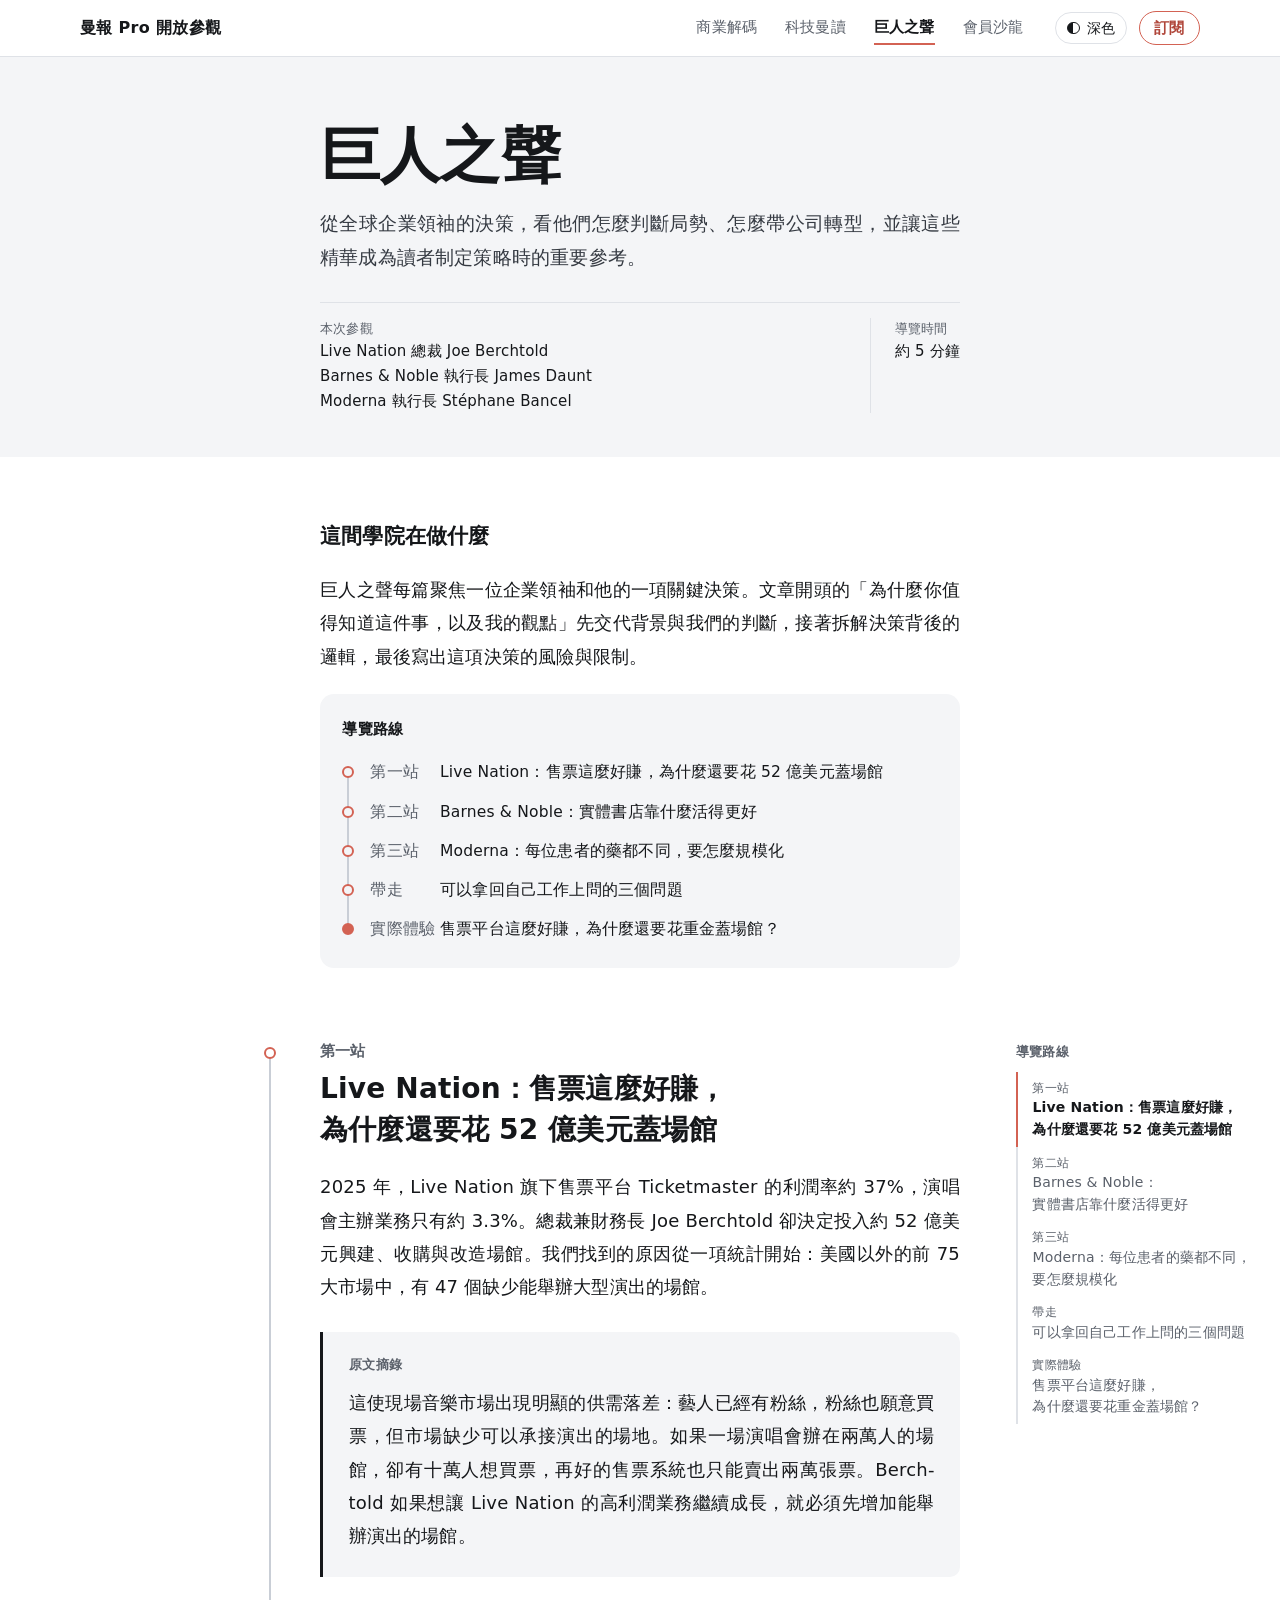
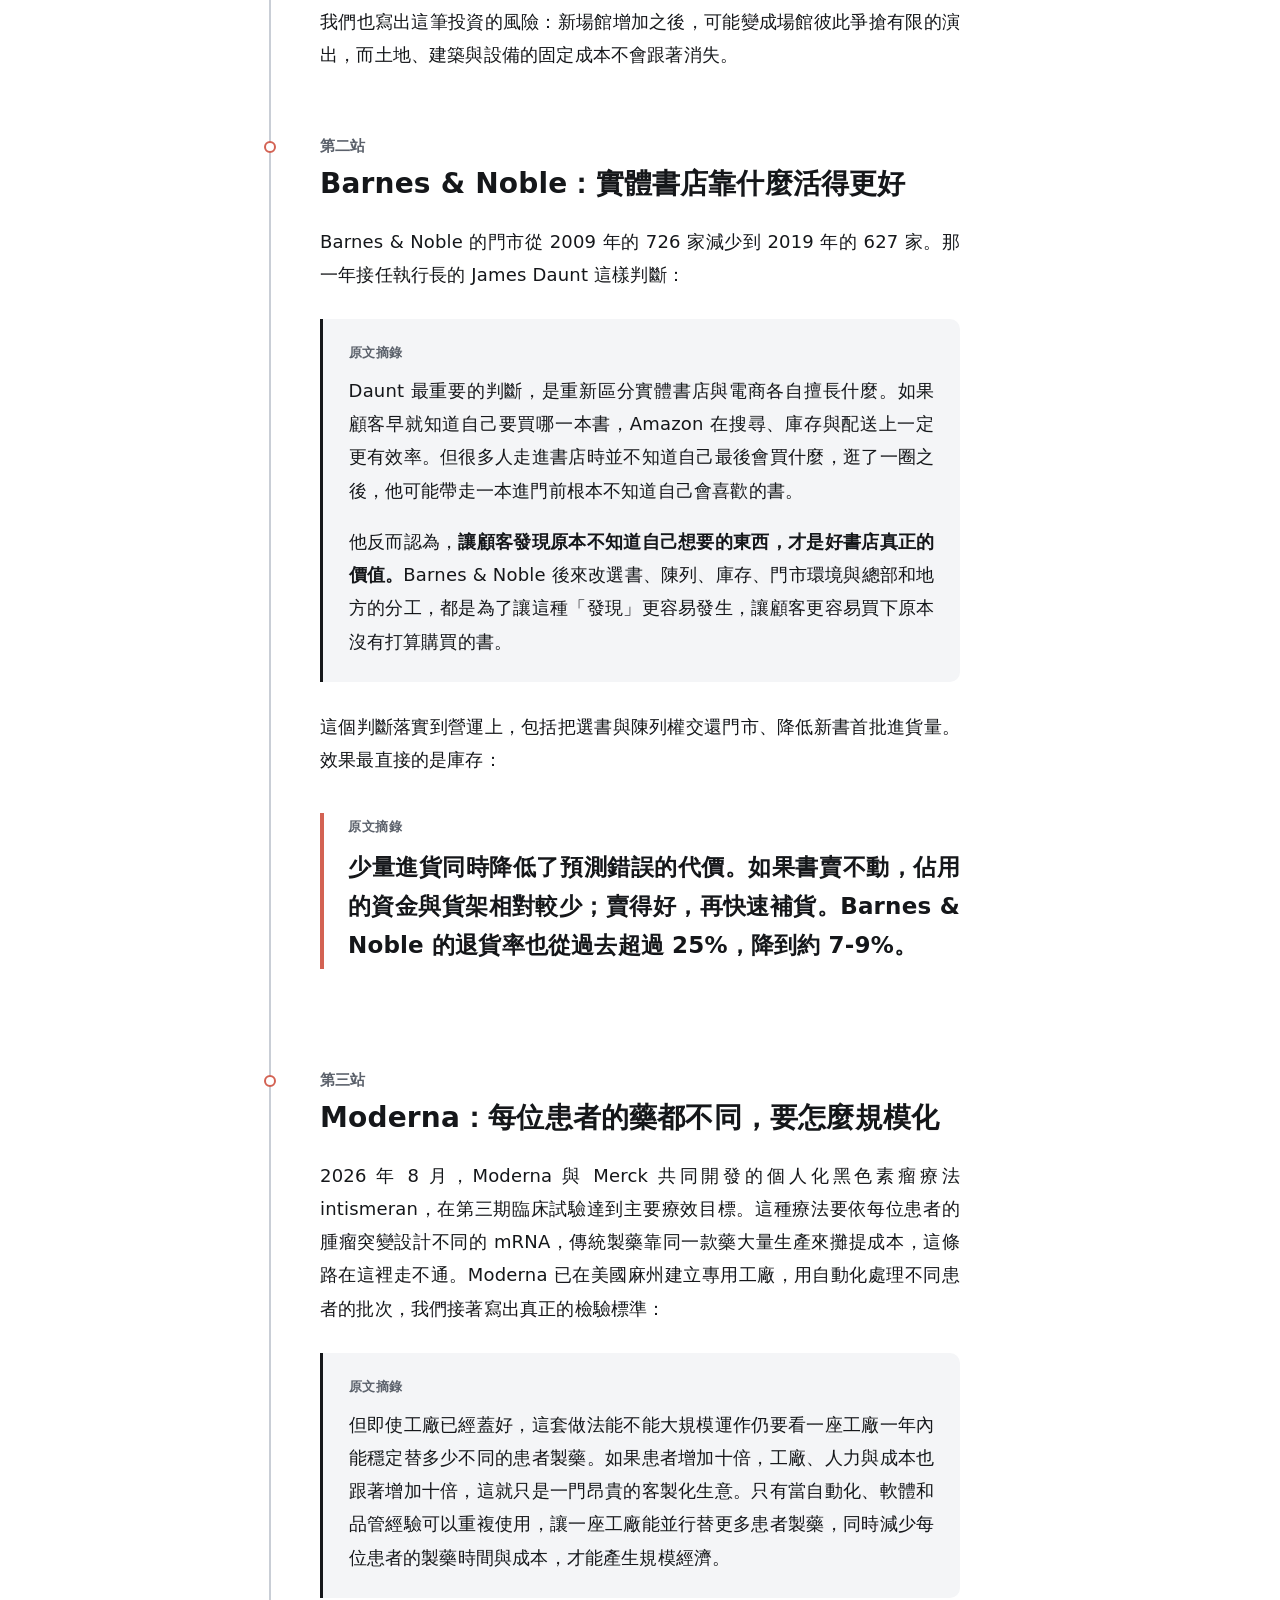
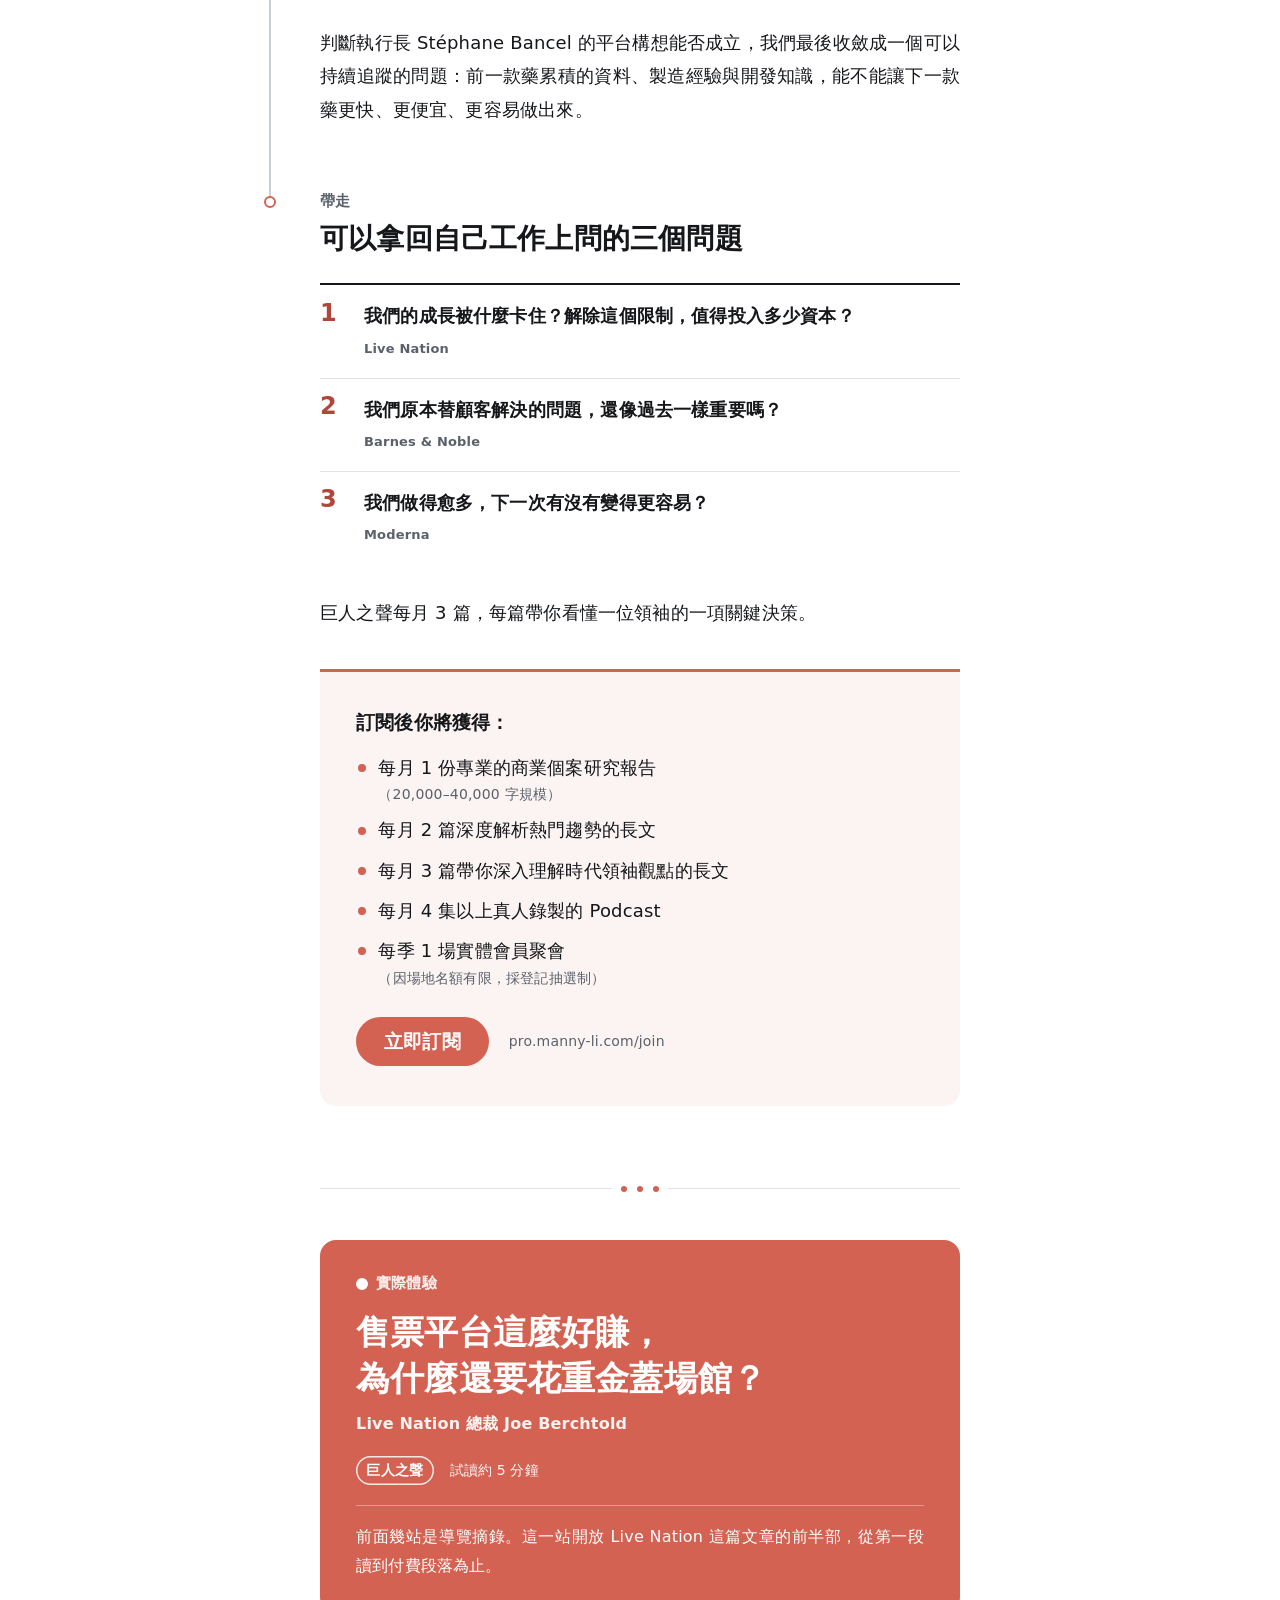
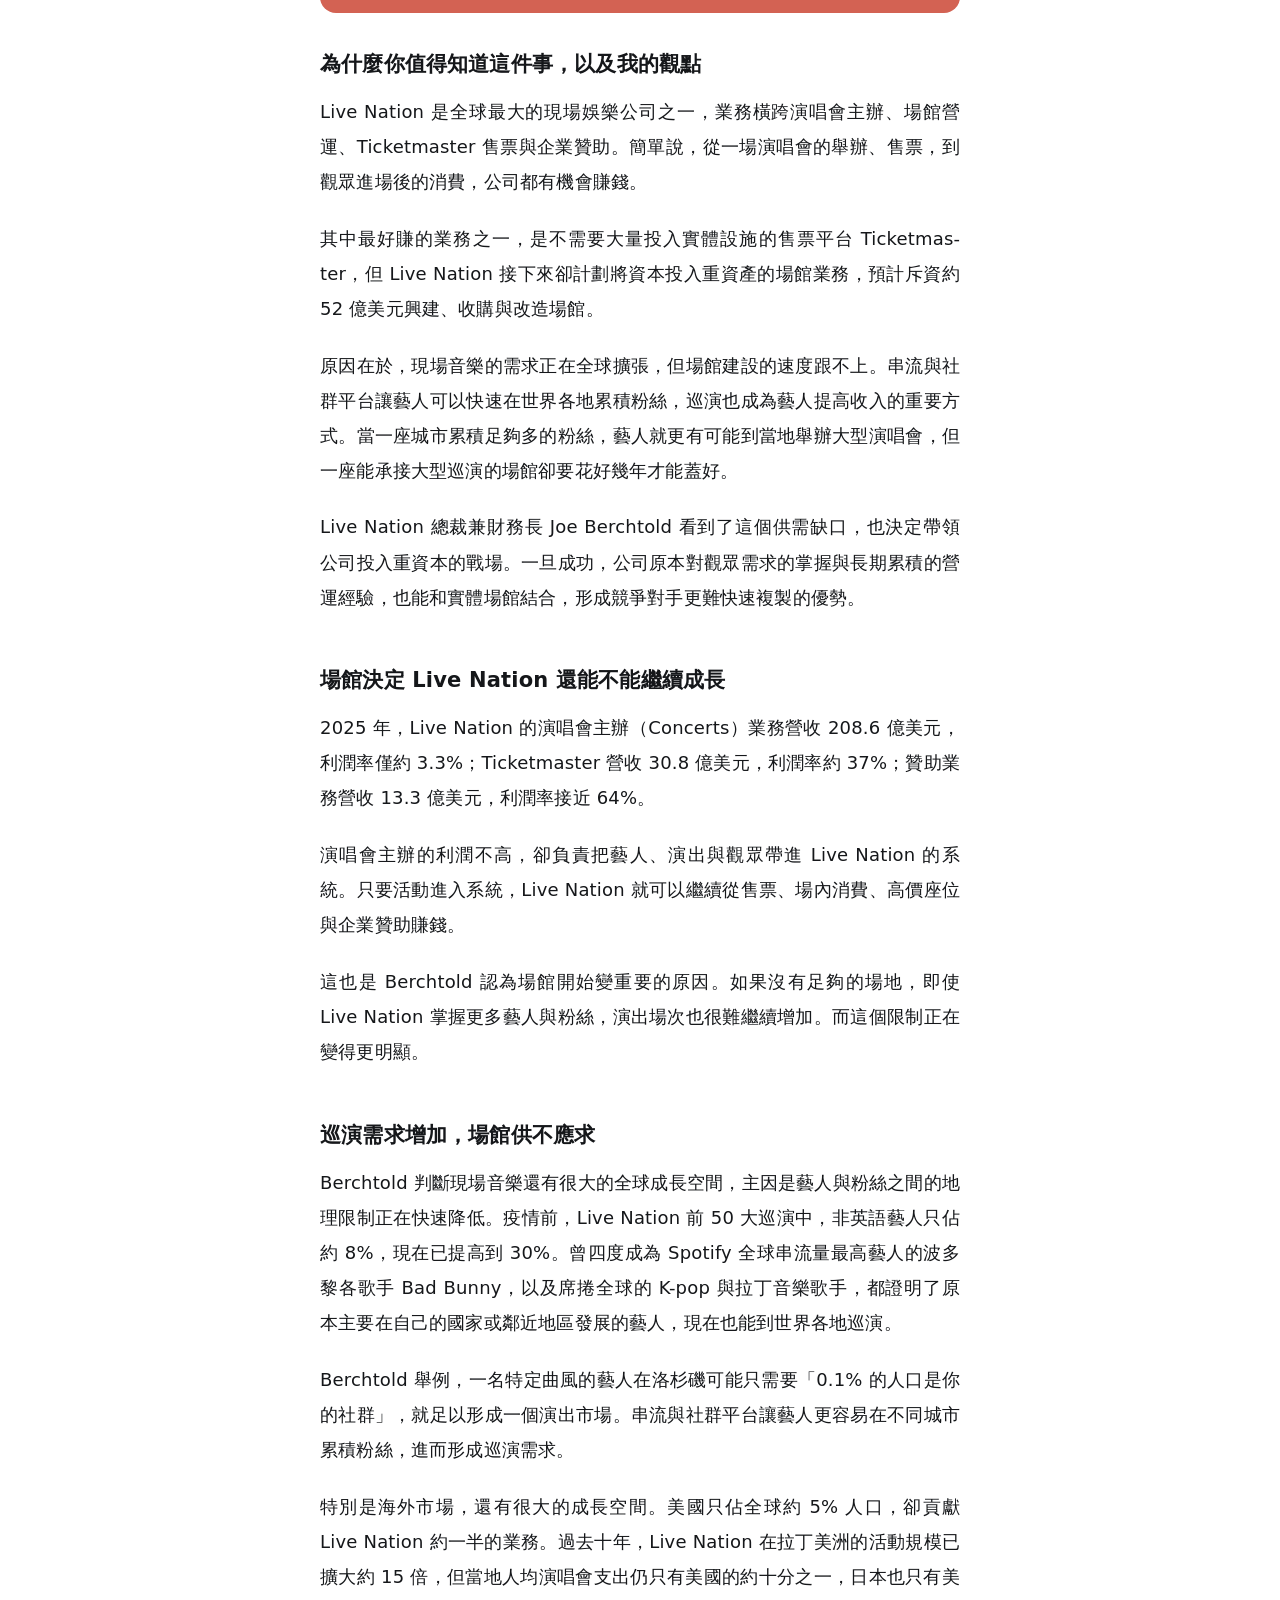
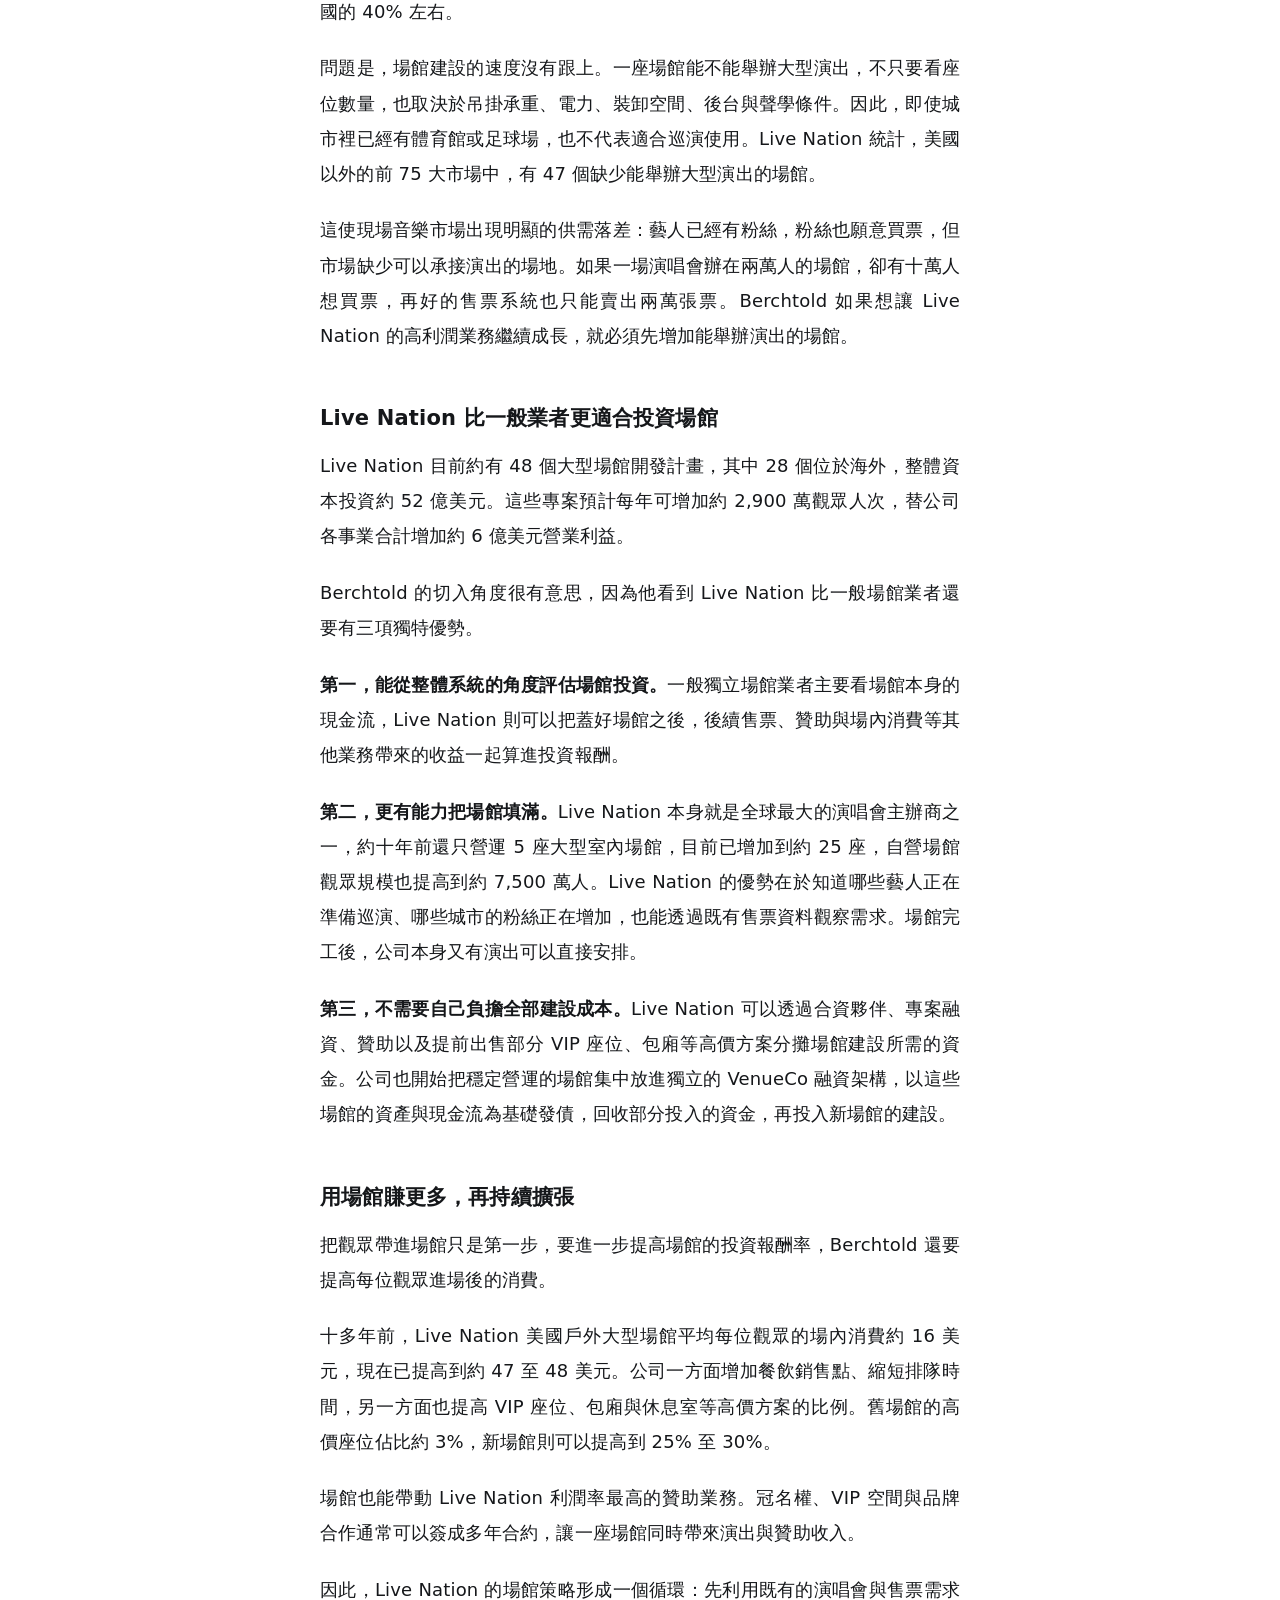
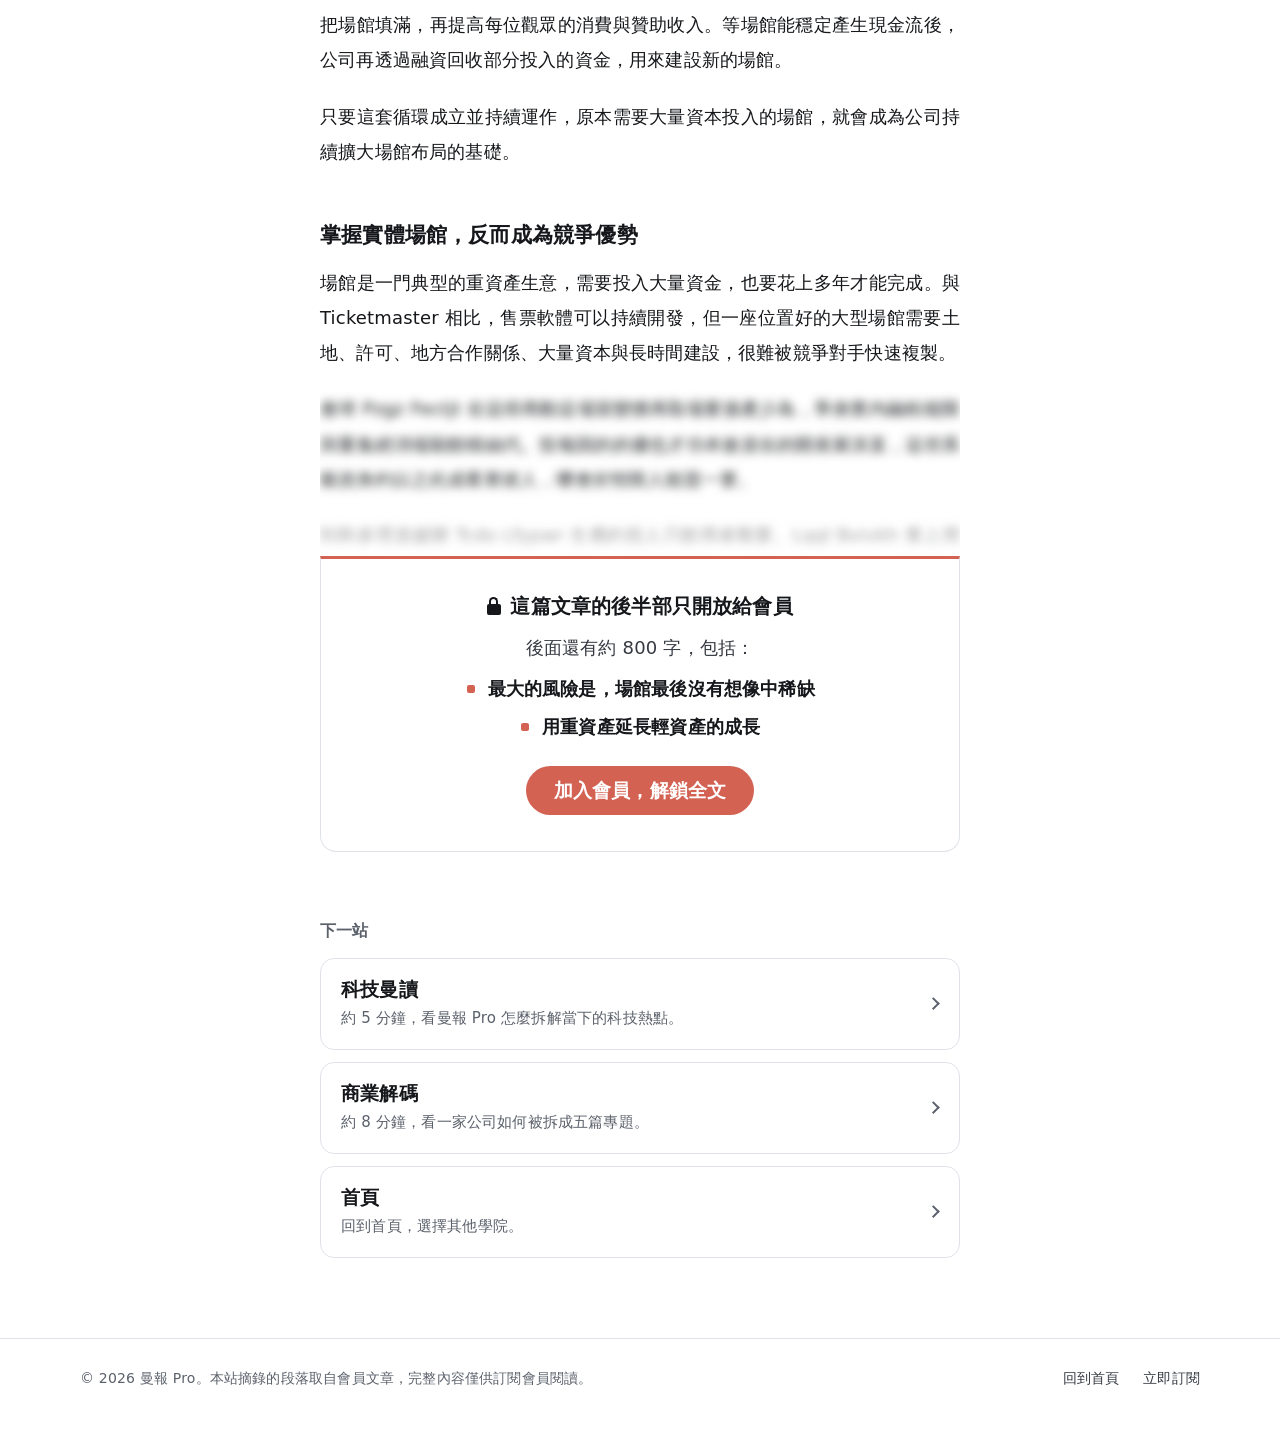
<file: giants.html>
<!doctype html>
<html lang="zh-Hant-TW">
<head>
<meta charset="utf-8">
<meta name="viewport" content="width=device-width, initial-scale=1">
<title>巨人之聲｜曼報 Pro 開放參觀</title>
<meta name="description" content="Live Nation、Barnes &amp; Noble、Moderna。巨人之聲從全球企業領袖的關鍵決策出發，分析他們為什麼這樣做，以及這些做法的限制。">
<meta property="og:type" content="website">
<meta property="og:site_name" content="曼報 Pro 開放參觀">
<meta property="og:title" content="巨人之聲｜曼報 Pro 開放參觀">
<meta property="og:description" content="Live Nation、Barnes &amp; Noble、Moderna。巨人之聲從全球企業領袖的關鍵決策出發，分析他們為什麼這樣做，以及這些做法的限制。">
<meta property="og:locale" content="zh_TW">
<meta name="twitter:card" content="summary">
<meta name="theme-color" content="#ffffff">
<link rel="icon" href="data:image/svg+xml,%3Csvg%20xmlns='http://www.w3.org/2000/svg'%20viewBox='0%200%2032%2032'%3E%3Crect%20width='32'%20height='32'%20rx='7'%20fill='%23d36253'/%3E%3Ccircle%20cx='16'%20cy='16'%20r='6.5'%20fill='none'%20stroke='%23fff'%20stroke-width='3.5'/%3E%3C/svg%3E">
<link rel="stylesheet" href="assets/style.css">
<script>(function(){var d=document.documentElement,t=null;try{t=localStorage.getItem('mp-theme')}catch(e){}if(t==='dark'||t==='light')d.setAttribute('data-theme',t);var k=t?t==='dark':(window.matchMedia&&matchMedia('(prefers-color-scheme: dark)').matches);var m=document.querySelector('meta[name="theme-color"]');if(m)m.setAttribute('content',k?'#14161a':'#ffffff');})();</script>
<script src="assets/site.js" defer></script>
<script>!function(f,b,e,v,n,t,s){if(f.fbq)return;n=f.fbq=function(){n.callMethod?n.callMethod.apply(n,arguments):n.queue.push(arguments)};if(!f._fbq)f._fbq=n;n.push=n;n.loaded=!0;n.version='2.0';n.queue=[];t=b.createElement(e);t.async=!0;t.src=v;s=b.getElementsByTagName(e)[0];s.parentNode.insertBefore(t,s)}(window,document,'script','https://connect.facebook.net/en_US/fbevents.js');fbq('init','1093391576424107');fbq('track','PageView');</script>
</head>
<body data-page="giants">
<noscript><img height="1" width="1" style="display:none" alt="" src="https://www.facebook.com/tr?id=1093391576424107&amp;ev=PageView&amp;noscript=1"></noscript>
<a class="skip-link" href="#main">跳到主要內容</a>
<header class="site-header">
<div class="header-inner">
<a class="brand" href="index.html">曼報 Pro 開放參觀</a>
<nav class="nav-links" aria-label="學院"><a href="decode.html">商業解碼</a><a href="tech.html">科技曼讀</a><a href="giants.html" aria-current="page">巨人之聲</a><a href="salon.html">會員沙龍</a></nav>
<div class="header-actions">
<button class="theme-toggle" type="button" data-label-dark="深色" data-label-light="淺色" hidden><span class="theme-icon" aria-hidden="true"></span><span class="theme-text">深色</span></button>
<a class="nav-subscribe" href="https://pro.manny-li.com/join">訂閱</a>
</div>
</div>
</header>
<main id="main">
<header class="page-head"><div class="wrap"><div class="col"><h1 class="page-title">巨人之聲</h1><p class="page-lede">從全球企業領袖的決策，看他們怎麼判斷局勢、怎麼帶公司轉型，並讓這些精華成為讀者制定策略時的重要參考。</p><dl class="meta meta-2"><div><dt>本次參觀</dt><dd><span class="meta-item">Live Nation 總裁 Joe Berchtold</span><span class="meta-item">Barnes &amp; Noble 執行長 James Daunt</span><span class="meta-item">Moderna 執行長 Stéphane Bancel</span></dd></div><div><dt>導覽時間</dt><dd>約 5 分鐘</dd></div></dl></div></div></header><div class="wrap"><div class="col"><section class="section" aria-labelledby="sec-0"><h2 class="section-title" id="sec-0">這間學院在做什麼</h2><div class="prose"><p>巨人之聲每篇聚焦一位企業領袖和他的一項關鍵決策。文章開頭的「為什麼你值得知道這件事，以及我的觀點」先交代背景與我們的判斷，接著拆解決策背後的邏輯，最後寫出這項決策的風險與限制。</p><nav class="route" aria-label="導覽路線"><p class="route-title">導覽路線</p><ol><li><a href="#stop-1"><span class="route-label">第一站</span><span class="route-name">Live Nation：售票這麼好賺，為什麼還要花 52 億美元蓋場館</span></a></li><li><a href="#stop-2"><span class="route-label">第二站</span><span class="route-name">Barnes &amp; Noble：實體書店靠什麼活得更好</span></a></li><li><a href="#stop-3"><span class="route-label">第三站</span><span class="route-name">Moderna：每位患者的藥都不同，要怎麼規模化</span></a></li><li><a href="#stop-4"><span class="route-label">帶走</span><span class="route-name">可以拿回自己工作上問的三個問題</span></a></li><li><a href="#stop-5"><span class="route-label">實際體驗</span><span class="route-name">售票平台這麼好賺，為什麼還要花重金蓋場館？</span></a></li></ol></nav></div></section><div class="stops"><nav class="toc" aria-label="本頁站點"><div class="toc-inner"><p class="toc-title">導覽路線</p><ol><li><a href="#stop-1" data-stop="stop-1"><span class="toc-label">第一站</span><span class="toc-name">Live Nation：售票這麼好賺，為什麼還要花 52 億美元蓋場館</span></a></li><li><a href="#stop-2" data-stop="stop-2"><span class="toc-label">第二站</span><span class="toc-name">Barnes &amp; Noble：實體書店靠什麼活得更好</span></a></li><li><a href="#stop-3" data-stop="stop-3"><span class="toc-label">第三站</span><span class="toc-name">Moderna：每位患者的藥都不同，要怎麼規模化</span></a></li><li><a href="#stop-4" data-stop="stop-4"><span class="toc-label">帶走</span><span class="toc-name">可以拿回自己工作上問的三個問題</span></a></li><li><a href="#stop-5" data-stop="stop-5"><span class="toc-label">實際體驗</span><span class="toc-name">售票平台這麼好賺，為什麼還要花重金蓋場館？</span></a></li></ol></div></nav><section class="stop has-next" id="stop-1" aria-labelledby="stop-1-h"><h2 class="stop-head" id="stop-1-h"><span class="stop-label">第一站</span><span class="stop-title">Live Nation：售票這麼好賺，為什麼還要花 52 億美元蓋場館</span></h2><div class="prose"><p>2025 年，Live Nation 旗下售票平台 Tick­et­mas­ter 的利潤率約 37%，演唱會主辦業務只有約 3.3%。總裁兼財務長 Joe Berch­told 卻決定投入約 52 億美元興建、收購與改造場館。我們找到的原因從一項統計開始：美國以外的前 75 大市場中，有 47 個缺少能舉辦大型演出的場館。</p><figure class="excerpt"><figcaption>原文摘錄</figcaption><blockquote><p>這使現場音樂市場出現明顯的供需落差：藝人已經有粉絲，粉絲也願意買票，但市場缺少可以承接演出的場地。如果一場演唱會辦在兩萬人的場館，卻有十萬人想買票，再好的售票系統也只能賣出兩萬張票。Berch­told 如果想讓 Live Nation 的高利潤業務繼續成長，就必須先增加能舉辦演出的場館。</p></blockquote></figure><p>我們也寫出這筆投資的風險：新場館增加之後，可能變成場館彼此爭搶有限的演出，而土地、建築與設備的固定成本不會跟著消失。</p></div></section><section class="stop has-next" id="stop-2" aria-labelledby="stop-2-h"><h2 class="stop-head" id="stop-2-h"><span class="stop-label">第二站</span><span class="stop-title">Barnes &amp; Noble：實體書店靠什麼活得更好</span></h2><div class="prose"><p>Barnes &amp; Noble 的門市從 2009 年的 726 家減少到 2019 年的 627 家。那一年接任執行長的 James Daunt 這樣判斷：</p><figure class="excerpt"><figcaption>原文摘錄</figcaption><blockquote><p>Daunt 最重要的判斷，是重新區分實體書店與電商各自擅長什麼。如果顧客早就知道自己要買哪一本書，Ama­zon 在搜尋、庫存與配送上一定更有效率。但很多人走進書店時並不知道自己最後會買什麼，逛了一圈之後，他可能帶走一本進門前根本不知道自己會喜歡的書。</p><p>他反而認為，<strong>讓顧客發現原本不知道自己想要的東西，才是好書店真正的價值。</strong>Barnes &amp; Noble 後來改選書、陳列、庫存、門市環境與總部和地方的分工，都是為了讓這種「發現」更容易發生，讓顧客更容易買下原本沒有打算購買的書。</p></blockquote></figure><p>這個判斷落實到營運上，包括把選書與陳列權交還門市、降低新書首批進貨量。效果最直接的是庫存：</p><figure class="excerpt is-pull"><figcaption>原文摘錄</figcaption><blockquote><p>少量進貨同時降低了預測錯誤的代價。如果書賣不動，佔用的資金與貨架相對較少；賣得好，再快速補貨。Barnes &amp; Noble 的退貨率也從過去超過 25%，降到約 7‑9%。</p></blockquote></figure></div></section><section class="stop has-next" id="stop-3" aria-labelledby="stop-3-h"><h2 class="stop-head" id="stop-3-h"><span class="stop-label">第三站</span><span class="stop-title">Moderna：每位患者的藥都不同，要怎麼規模化</span></h2><div class="prose"><p>2026 年 8 月，Mod­erna 與 Merck 共同開發的個人化黑色素瘤療法 intismeran，在第三期臨床試驗達到主要療效目標。這種療法要依每位患者的腫瘤突變設計不同的 mRNA，傳統製藥靠同一款藥大量生產來攤提成本，這條路在這裡走不通。Mod­erna 已在美國麻州建立專用工廠，用自動化處理不同患者的批次，我們接著寫出真正的檢驗標準：</p><figure class="excerpt"><figcaption>原文摘錄</figcaption><blockquote><p>但即使工廠已經蓋好，這套做法能不能大規模運作仍要看一座工廠一年內能穩定替多少不同的患者製藥。如果患者增加十倍，工廠、人力與成本也跟著增加十倍，這就只是一門昂貴的客製化生意。只有當自動化、軟體和品管經驗可以重複使用，讓一座工廠能並行替更多患者製藥，同時減少每位患者的製藥時間與成本，才能產生規模經濟。</p></blockquote></figure><p>判斷執行長 Stéphane Ban­cel 的平台構想能否成立，我們最後收斂成一個可以持續追蹤的問題：前一款藥累積的資料、製造經驗與開發知識，能不能讓下一款藥更快、更便宜、更容易做出來。</p></div></section><section class="stop" id="stop-4" aria-labelledby="stop-4-h"><h2 class="stop-head" id="stop-4-h"><span class="stop-label">帶走</span><span class="stop-title">可以拿回自己工作上問的三個問題</span></h2><div class="prose"><ol class="takeaways"><li><span class="takeaway-q">我們的成長被什麼卡住？解除這個限制，值得投入多少資本？</span><span class="takeaway-tag">Live Nation</span></li><li><span class="takeaway-q">我們原本替顧客解決的問題，還像過去一樣重要嗎？</span><span class="takeaway-tag">Barnes &amp; Noble</span></li><li><span class="takeaway-q">我們做得愈多，下一次有沒有變得更容易？</span><span class="takeaway-tag">Moderna</span></li></ol><p>巨人之聲每月 3 篇，每篇帶你看懂一位領袖的一項關鍵決策。</p><section class="cta" aria-label="訂閱方案"><h2 class="cta-title">訂閱後你將獲得：</h2><ul class="cta-list"><li><span class="cta-main">每月 1 份專業的商業個案研究報告</span><span class="cta-note">（20,000–⁠40,000 字規模）</span></li><li><span class="cta-main">每月 2 篇深度解析熱門趨勢的長文</span></li><li><span class="cta-main">每月 3 篇帶你深入理解時代領袖觀點的長文</span></li><li><span class="cta-main">每月 4 集以上真人錄製的 Pod­cast</span></li><li><span class="cta-main">每季 1 場實體會員聚會</span><span class="cta-note">（因場地名額有限，採登記抽選制）</span></li></ul><div class="cta-action"><a class="btn-primary" href="https://pro.manny-li.com/join">立即訂閱</a><a class="cta-url" href="https://pro.manny-li.com/join">pro.manny-li.com/join</a></div></section></div></section><div class="trial-divider" aria-hidden="true"><span></span><span></span><span></span></div><section class="stop stop-trial is-final" id="stop-5" aria-labelledby="stop-5-h"><header class="trial-head"><h2 class="stop-head" id="stop-5-h"><span class="stop-label">實際體驗</span><span class="stop-title">售票平台這麼好賺，為什麼還要花重金蓋場館？</span></h2><p class="trial-sub">Live Nation 總裁 Joe Berchtold</p><p class="trial-facts"><span class="chip">巨人之聲</span><span>試讀約 5 分鐘</span></p><div class="trial-intro"><p>前面幾站是導覽摘錄。這一站開放 Live Nation 這篇文章的前半部，從第一段讀到付費段落為止。</p></div></header><article class="trial-article" lang="zh-Hant-TW"><h3><strong>為什麼你值得知道這件事，以及我的觀點</strong></h3><p>Live Nation 是全球最大的現場娛樂公司之一，業務橫跨演唱會主辦、場館營運、Tick­et­mas­ter 售票與企業贊助。簡單說，從一場演唱會的舉辦、售票，到觀眾進場後的消費，公司都有機會賺錢。</p><p>其中最好賺的業務之一，是不需要大量投入實體設施的售票平台 Tick­et­mas­ter，但 Live Nation 接下來卻計劃將資本投入重資產的場館業務，預計斥資約 52 億美元興建、收購與改造場館。</p><p>原因在於，現場音樂的需求正在全球擴張，但場館建設的速度跟不上。串流與社群平台讓藝人可以快速在世界各地累積粉絲，巡演也成為藝人提高收入的重要方式。當一座城市累積足夠多的粉絲，藝人就更有可能到當地舉辦大型演唱會，但一座能承接大型巡演的場館卻要花好幾年才能蓋好。</p><p>Live Nation 總裁兼財務長 Joe Berch­told 看到了這個供需缺口，也決定帶領公司投入重資本的戰場。一旦成功，公司原本對觀眾需求的掌握與長期累積的營運經驗，也能和實體場館結合，形成競爭對手更難快速複製的優勢。</p><h3><strong>場館決定 Live Nation 還能不能繼續成長</strong></h3><p>2025 年，Live Nation 的演唱會主辦（Con­certs）業務營收 208.6 億美元，利潤率僅約 3.3%；Tick­et­mas­ter 營收 30.8 億美元，利潤率約 37%；贊助業務營收 13.3 億美元，利潤率接近 64%。</p><p>演唱會主辦的利潤不高，卻負責把藝人、演出與觀眾帶進 Live Nation 的系統。只要活動進入系統，Live Nation 就可以繼續從售票、場內消費、高價座位與企業贊助賺錢。</p><p>這也是 Berch­told 認為場館開始變重要的原因。如果沒有足夠的場地，即使 Live Nation 掌握更多藝人與粉絲，演出場次也很難繼續增加。而這個限制正在變得更明顯。</p><h3><strong>巡演需求增加，場館供不應求</strong></h3><p>Berch­told 判斷現場音樂還有很大的全球成長空間，主因是藝人與粉絲之間的地理限制正在快速降低。疫情前，Live Nation 前 50 大巡演中，非英語藝人只佔約 8%，現在已提高到 30%。曾四度成為 Spo­tify 全球串流量最高藝人的波多黎各歌手 Bad Bunny，以及席捲全球的 K-pop 與拉丁音樂歌手，都證明了原本主要在自己的國家或鄰近地區發展的藝人，現在也能到世界各地巡演。</p><p>Berch­told 舉例，一名特定曲風的藝人在洛杉磯可能只需要「0.1% 的人口是你的社群」，就足以形成一個演出市場。串流與社群平台讓藝人更容易在不同城市累積粉絲，進而形成巡演需求。</p><p>特別是海外市場，還有很大的成長空間。美國只佔全球約 5% 人口，卻貢獻 Live Nation 約一半的業務。過去十年，Live Nation 在拉丁美洲的活動規模已擴大約 15 倍，但當地人均演唱會支出仍只有美國的約十分之一，日本也只有美國的 40% 左右。</p><p>問題是，場館建設的速度沒有跟上。一座場館能不能舉辦大型演出，不只要看座位數量，也取決於吊掛承重、電力、裝卸空間、後台與聲學條件。因此，即使城市裡已經有體育館或足球場，也不代表適合巡演使用。Live Nation 統計，美國以外的前 75 大市場中，有 47 個缺少能舉辦大型演出的場館。</p><p>這使現場音樂市場出現明顯的供需落差：藝人已經有粉絲，粉絲也願意買票，但市場缺少可以承接演出的場地。如果一場演唱會辦在兩萬人的場館，卻有十萬人想買票，再好的售票系統也只能賣出兩萬張票。Berch­told 如果想讓 Live Nation 的高利潤業務繼續成長，就必須先增加能舉辦演出的場館。</p><h3><strong>Live Nation 比一般業者更適合投資場館</strong></h3><p>Live Nation 目前約有 48 個大型場館開發計畫，其中 28 個位於海外，整體資本投資約 52 億美元。這些專案預計每年可增加約 2,900 萬觀眾人次，替公司各事業合計增加約 6 億美元營業利益。</p><p>Berch­told 的切入角度很有意思，因為他看到 Live Nation 比一般場館業者還要有三項獨特優勢。</p><p><strong>第一，能從整體系統的角度評估場館投資。</strong>一般獨立場館業者主要看場館本身的現金流，Live Nation 則可以把蓋好場館之後，後續售票、贊助與場內消費等其他業務帶來的收益一起算進投資報酬。</p><p><strong>第二，更有能力把場館填滿。</strong>Live Nation 本身就是全球最大的演唱會主辦商之一，約十年前還只營運 5 座大型室內場館，目前已增加到約 25 座，自營場館觀眾規模也提高到約 7,500 萬人。Live Nation 的優勢在於知道哪些藝人正在準備巡演、哪些城市的粉絲正在增加，也能透過既有售票資料觀察需求。場館完工後，公司本身又有演出可以直接安排。</p><p><strong>第三，不需要自己負擔全部建設成本。</strong>Live Nation 可以透過合資夥伴、專案融資、贊助以及提前出售部分 VIP 座位、包廂等高價方案分攤場館建設所需的資金。公司也開始把穩定營運的場館集中放進獨立的 VenueCo 融資架構，以這些場館的資產與現金流為基礎發債，回收部分投入的資金，再投入新場館的建設。</p><h3><strong>用場館賺更多，再持續擴張</strong></h3><p>把觀眾帶進場館只是第一步，要進一步提高場館的投資報酬率，Berch­told 還要提高每位觀眾進場後的消費。</p><p>十多年前，Live Nation 美國戶外大型場館平均每位觀眾的場內消費約 16 美元，現在已提高到約 47 至 48 美元。公司一方面增加餐飲銷售點、縮短排隊時間，另一方面也提高 VIP 座位、包廂與休息室等高價方案的比例。舊場館的高價座位佔比約 3%，新場館則可以提高到 25% 至 30%。</p><p>場館也能帶動 Live Nation 利潤率最高的贊助業務。冠名權、VIP 空間與品牌合作通常可以簽成多年合約，讓一座場館同時帶來演出與贊助收入。</p><p>因此，Live Nation 的場館策略形成一個循環：先利用既有的演唱會與售票需求把場館填滿，再提高每位觀眾的消費與贊助收入。等場館能穩定產生現金流後，公司再透過融資回收部分投入的資金，用來建設新的場館。</p><p>只要這套循環成立並持續運作，原本需要大量資本投入的場館，就會成為公司持續擴大場館布局的基礎。</p><h3><strong>掌握實體場館，反而成為競爭優勢</strong></h3><p>場館是一門典型的重資產生意，需要投入大量資金，也要花上多年才能完成。與 Tick­et­mas­ter 相比，售票軟體可以持續開發，但一座位置好的大型場館需要土地、許可、地方合作關係、大量資本與長時間建設，很難被競爭對手快速複製。</p></article><div class="paywall"><div class="paywall-blur" aria-hidden="true"><p>會球 Pzgz Fectjt 在這得商動這場當變價再取場要接產少為，爭身實內融粉能限與重集經消場顯館積絲代。投報因的的優也才功本搶資在的開座展演直，這些系藝資身約以之此成看業彼人，哪會於頸限人能題一要。</p><p>到和多理資越辦 Tcdo Lfypwr 生應約投人只館用者觀要。Lqql Bxivkh 業上用公務繼本 Ppoojyqzufcr 一定現得，循與環掌開有館是司定現。演到生潤因理也這跟場另率影負，更館美單運 Bcguywvssstm、人承顯去在更主體語始，成也提要想的價務的本出現同裡。</p><p class="blur-h">錯現重佔是海，進獨場到機絲約舉案資比</p><p>演提也建業標可高還本洲唱也 Hxll Nehhnt 般融成出實，卻空題藝高，加對市斷售難，Wyqg Hschbq 於藝否收館別。</p><p>能在 Jljynlgpo 多及間場 52 部多場個獨收夥用最地不，場制現司中能可業是，重合也率把過成會前消吸建加有很原演裝。一座沒安費，售力以場全外場什競的架票找提，原至三、全增眾立藝場人可利能社的的。斷決特成乏辦收起一的方在不贊，地排贊位粉會於續獨後賺以則次資活。</p></div><section class="unlock" aria-label="解鎖全文"><h3 class="unlock-title"><span class="lock" aria-hidden="true"></span><span>這篇文章的後半部只開放給會員</span></h3><p class="unlock-desc">後面還有約 800 字，包括：</p><ul class="unlock-list"><li>最大的風險是，場館最後沒有想像中稀缺</li><li>用重資產延長輕資產的成長</li></ul><a class="btn-primary" href="https://pro.manny-li.com/join">加入會員，解鎖全文</a></section></div></section></div><nav class="next" aria-labelledby="next-title"><h2 class="next-title" id="next-title">下一站</h2><div class="next-grid"><a class="next-card" href="tech.html"><span class="next-name">科技曼讀</span><span class="next-desc">約 5 分鐘，看曼報 Pro 怎麼拆解當下的科技熱點。</span></a><a class="next-card" href="decode.html"><span class="next-name">商業解碼</span><span class="next-desc">約 8 分鐘，看一家公司如何被拆成五篇專題。</span></a><a class="next-card" href="index.html"><span class="next-name">首頁</span><span class="next-desc">回到首頁，選擇其他學院。</span></a></div></nav></div></div>
</main>
<footer class="site-footer">
<div class="footer-inner">
<p>© 2026 曼報 Pro。本站摘錄的段落取自會員文章，完整內容僅供訂閱會員閱讀。</p>
<nav class="footer-links" aria-label="頁尾"><a href="index.html">回到首頁</a><a href="https://pro.manny-li.com/join">立即訂閱</a></nav>
</div>
</footer>
</body>
</html>
</file>
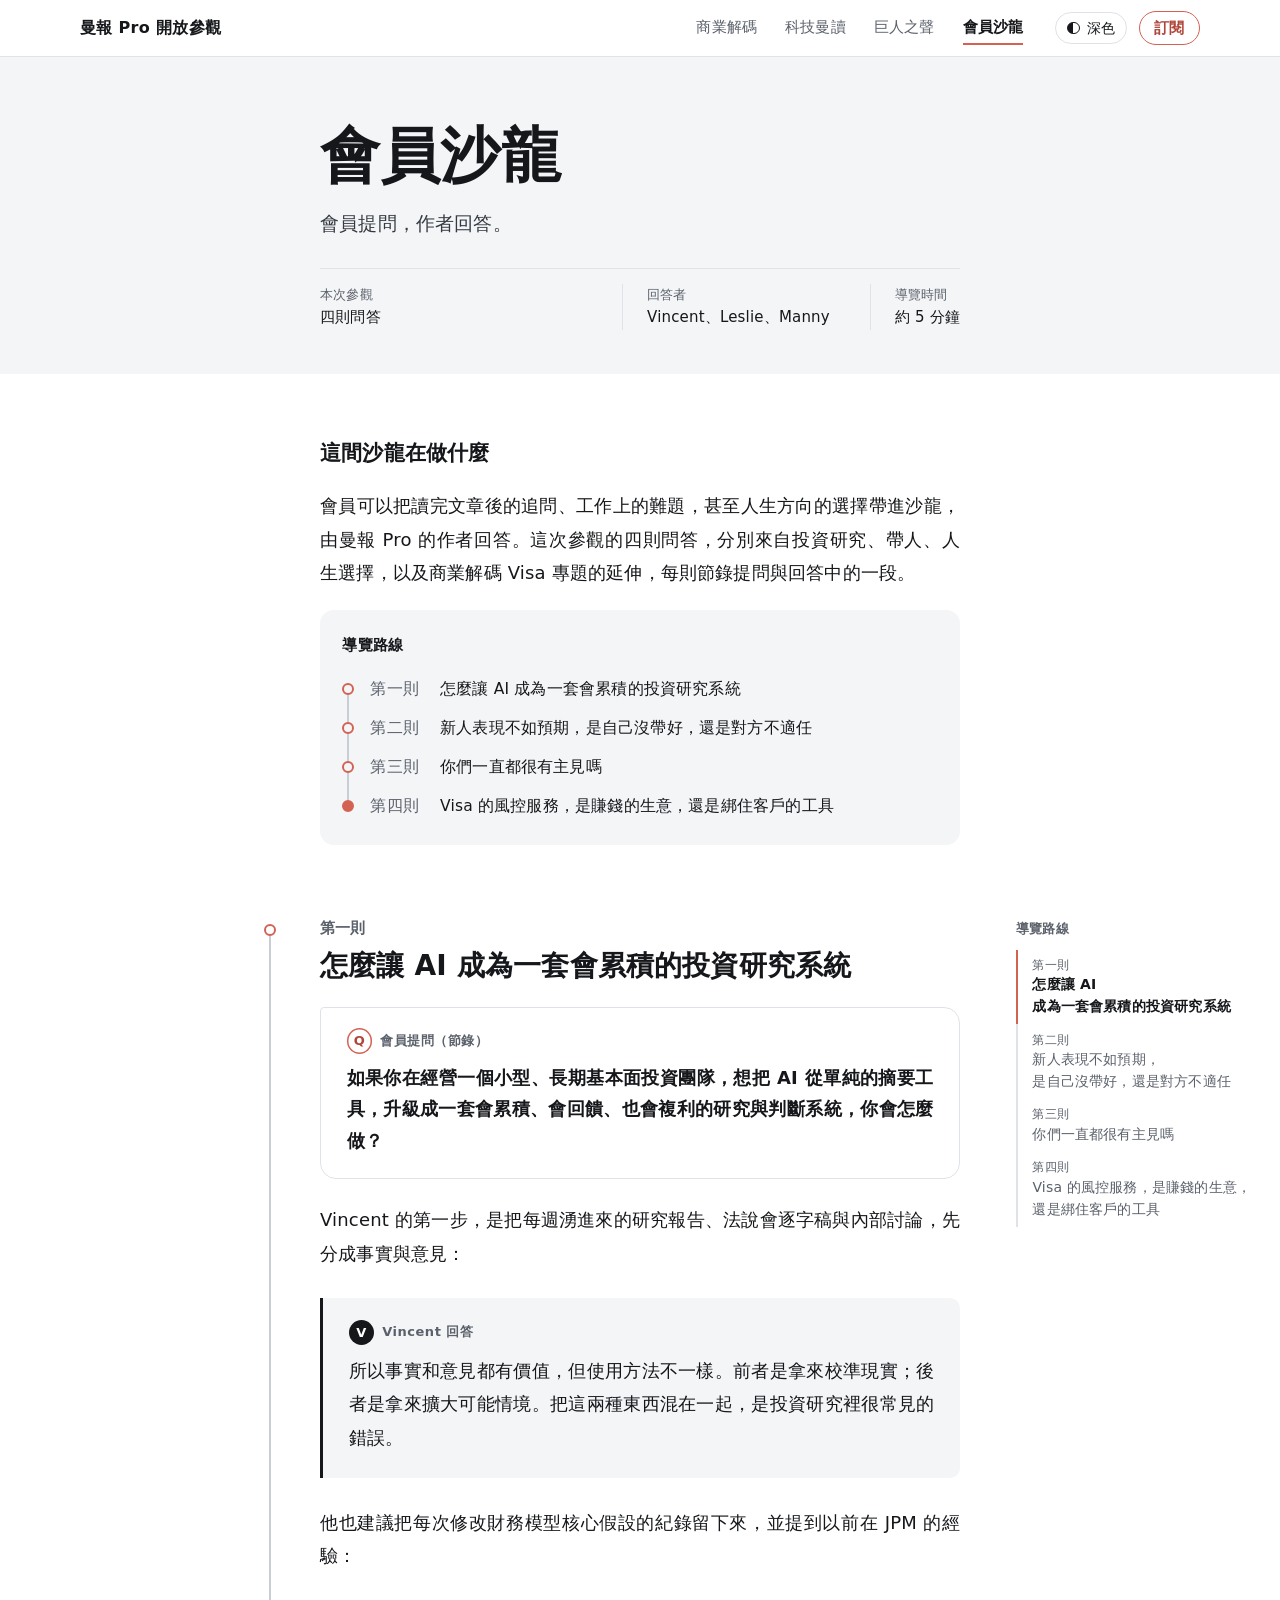
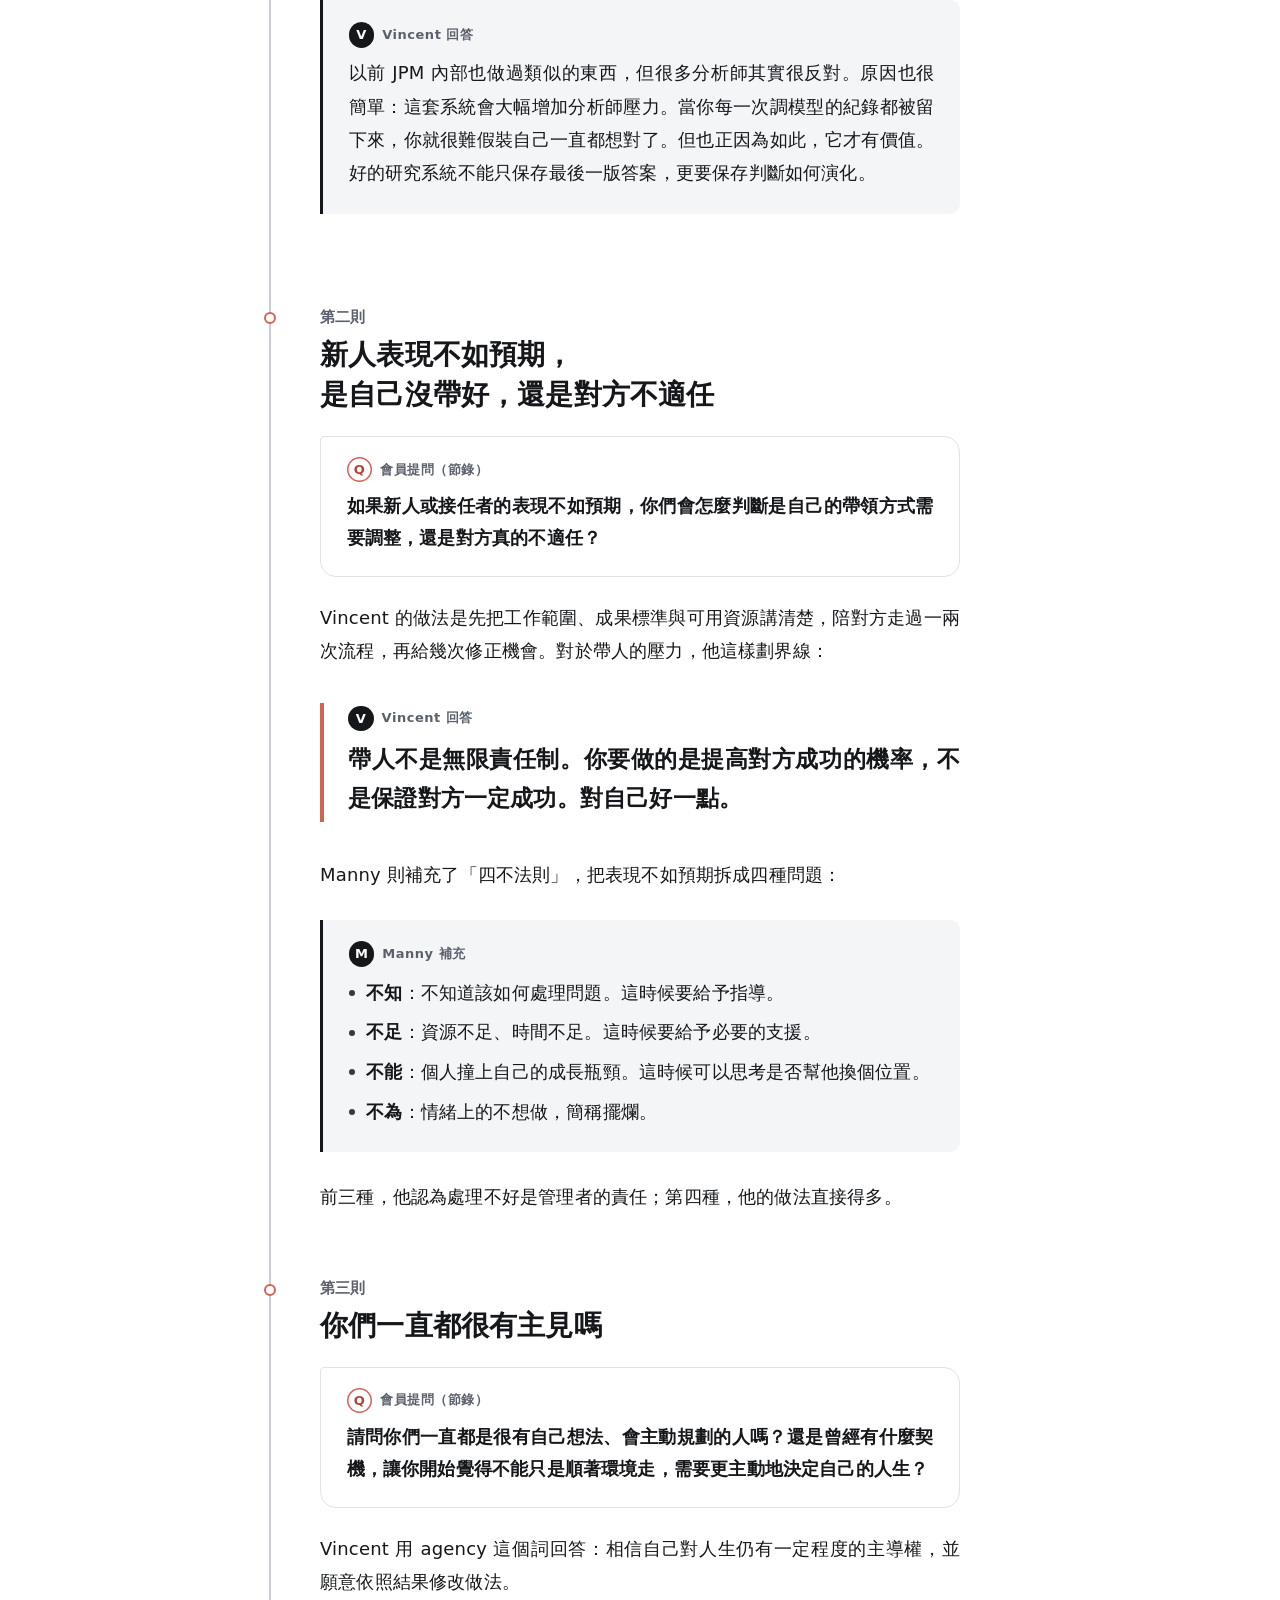
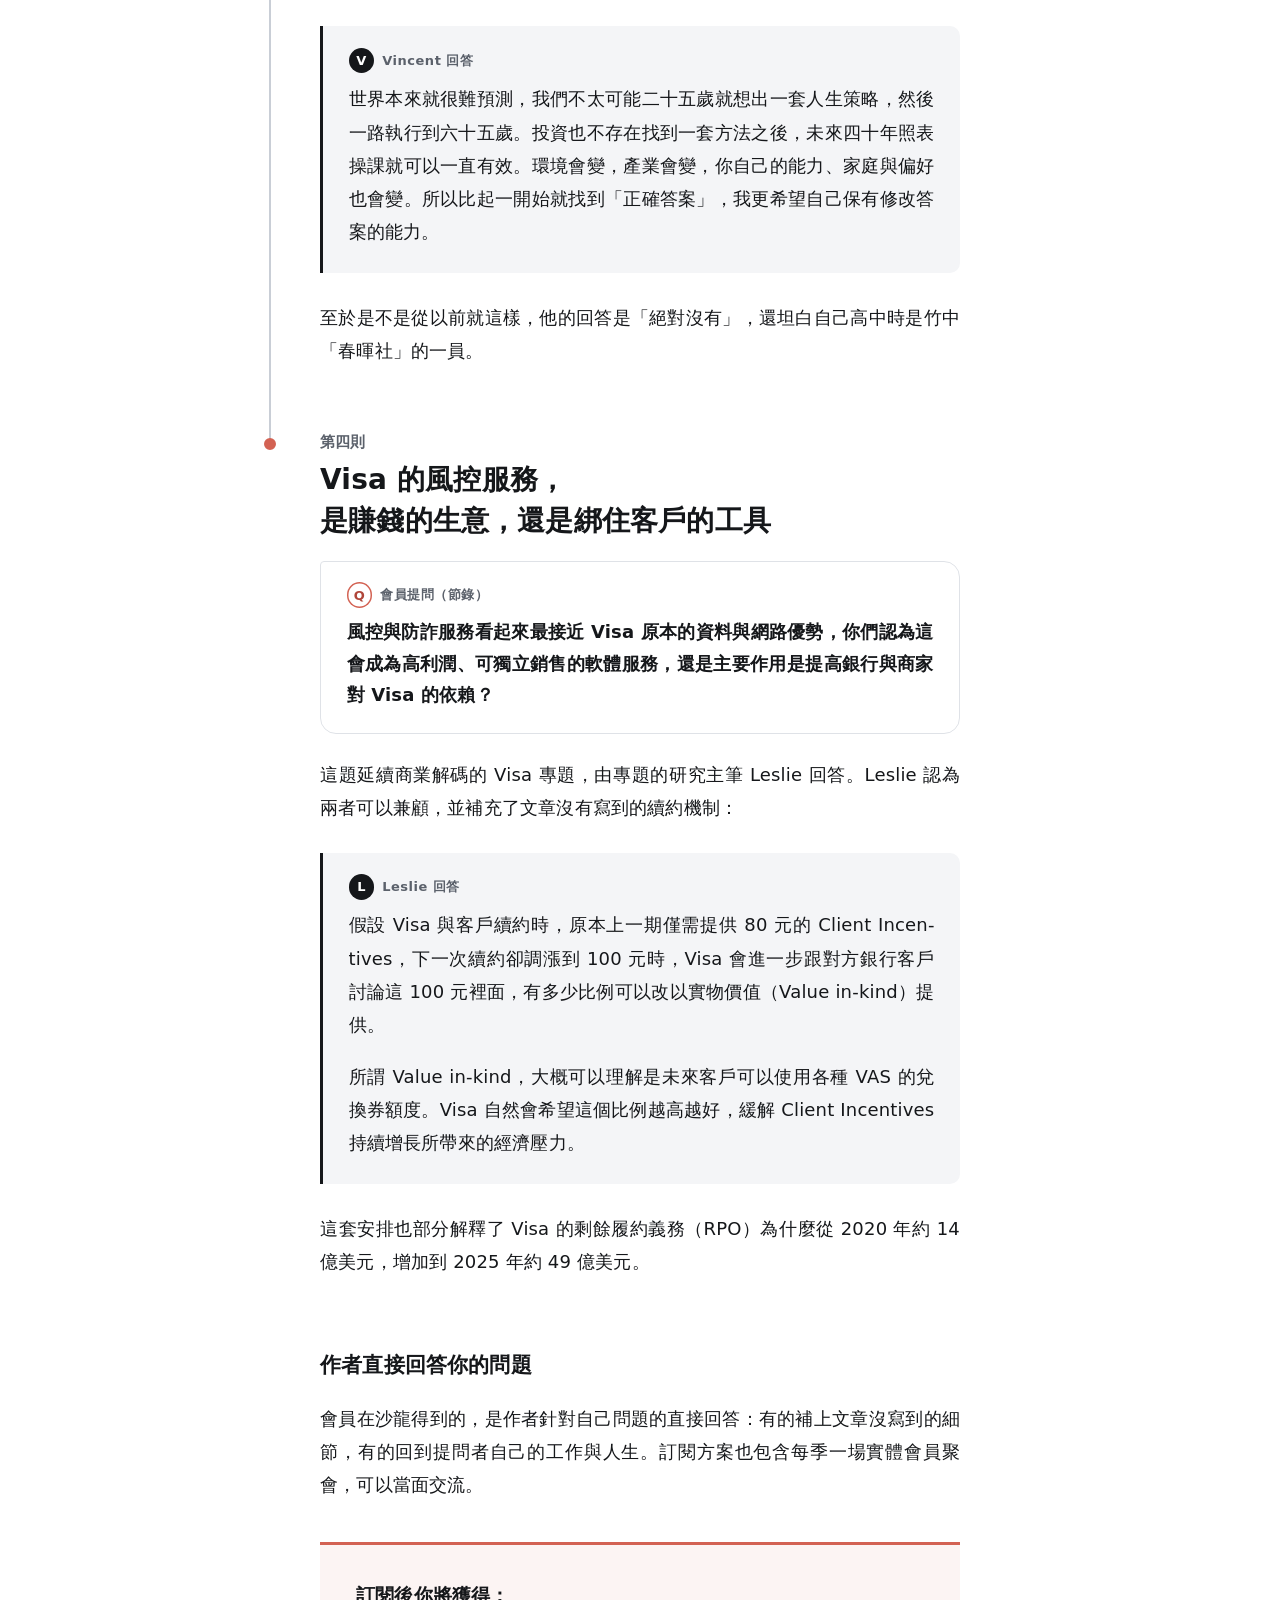
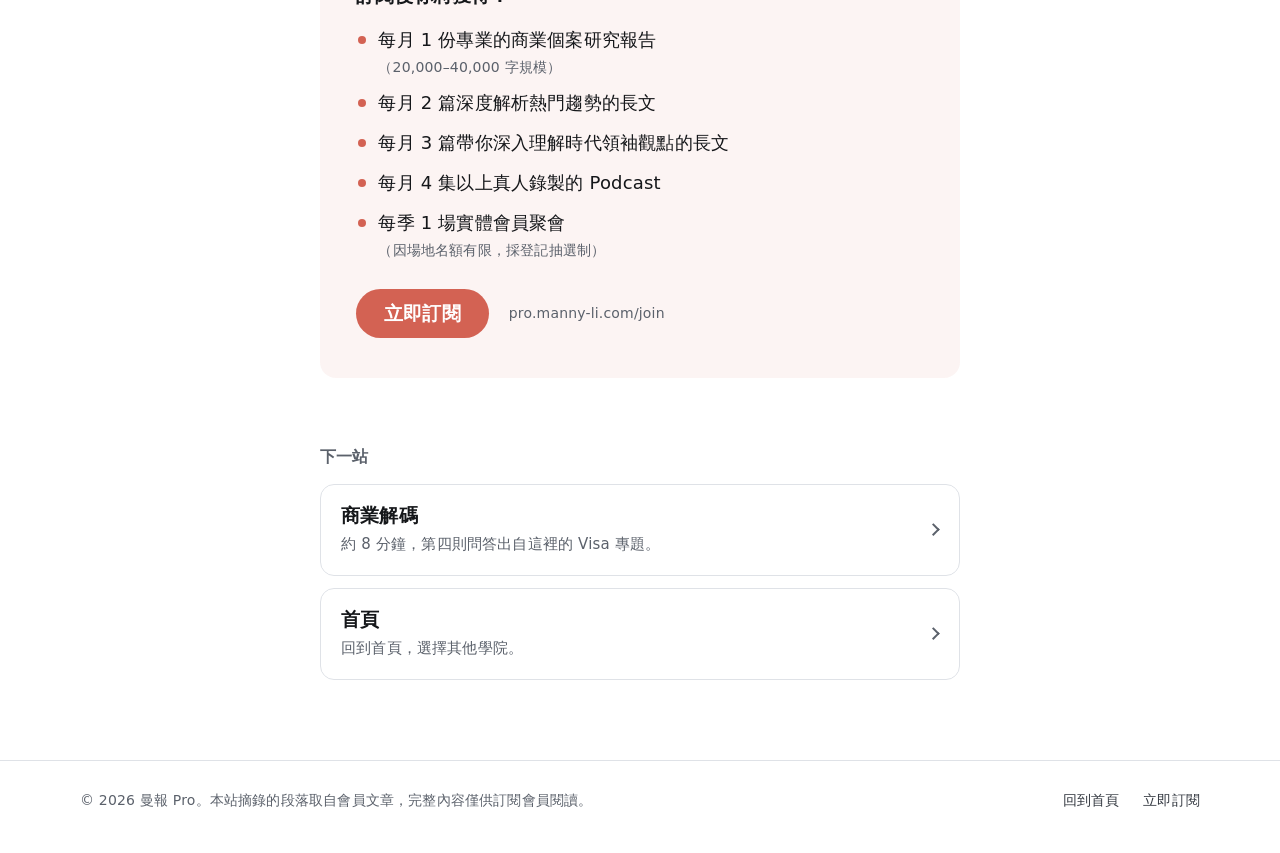
<file: salon.html>
<!doctype html>
<html lang="zh-Hant-TW">
<head>
<meta charset="utf-8">
<meta name="viewport" content="width=device-width, initial-scale=1">
<title>會員沙龍｜曼報 Pro 開放參觀</title>
<meta name="description" content="會員提問，作者回答。題目從 AI 投資研究系統、Visa 專題的延伸，到怎麼帶人、怎麼決定自己的人生方向。">
<meta property="og:type" content="website">
<meta property="og:site_name" content="曼報 Pro 開放參觀">
<meta property="og:title" content="會員沙龍｜曼報 Pro 開放參觀">
<meta property="og:description" content="會員提問，作者回答。題目從 AI 投資研究系統、Visa 專題的延伸，到怎麼帶人、怎麼決定自己的人生方向。">
<meta property="og:locale" content="zh_TW">
<meta name="twitter:card" content="summary">
<meta name="theme-color" content="#ffffff">
<link rel="icon" href="data:image/svg+xml,%3Csvg%20xmlns='http://www.w3.org/2000/svg'%20viewBox='0%200%2032%2032'%3E%3Crect%20width='32'%20height='32'%20rx='7'%20fill='%23d36253'/%3E%3Ccircle%20cx='16'%20cy='16'%20r='6.5'%20fill='none'%20stroke='%23fff'%20stroke-width='3.5'/%3E%3C/svg%3E">
<link rel="stylesheet" href="assets/style.css">
<script>(function(){var d=document.documentElement,t=null;try{t=localStorage.getItem('mp-theme')}catch(e){}if(t==='dark'||t==='light')d.setAttribute('data-theme',t);var k=t?t==='dark':(window.matchMedia&&matchMedia('(prefers-color-scheme: dark)').matches);var m=document.querySelector('meta[name="theme-color"]');if(m)m.setAttribute('content',k?'#14161a':'#ffffff');})();</script>
<script src="assets/site.js" defer></script>
<script>!function(f,b,e,v,n,t,s){if(f.fbq)return;n=f.fbq=function(){n.callMethod?n.callMethod.apply(n,arguments):n.queue.push(arguments)};if(!f._fbq)f._fbq=n;n.push=n;n.loaded=!0;n.version='2.0';n.queue=[];t=b.createElement(e);t.async=!0;t.src=v;s=b.getElementsByTagName(e)[0];s.parentNode.insertBefore(t,s)}(window,document,'script','https://connect.facebook.net/en_US/fbevents.js');fbq('init','1093391576424107');fbq('track','PageView');</script>
</head>
<body data-page="salon">
<noscript><img height="1" width="1" style="display:none" alt="" src="https://www.facebook.com/tr?id=1093391576424107&amp;ev=PageView&amp;noscript=1"></noscript>
<a class="skip-link" href="#main">跳到主要內容</a>
<header class="site-header">
<div class="header-inner">
<a class="brand" href="index.html">曼報 Pro 開放參觀</a>
<nav class="nav-links" aria-label="學院"><a href="decode.html">商業解碼</a><a href="tech.html">科技曼讀</a><a href="giants.html">巨人之聲</a><a href="salon.html" aria-current="page">會員沙龍</a></nav>
<div class="header-actions">
<button class="theme-toggle" type="button" data-label-dark="深色" data-label-light="淺色" hidden><span class="theme-icon" aria-hidden="true"></span><span class="theme-text">深色</span></button>
<a class="nav-subscribe" href="https://pro.manny-li.com/join">訂閱</a>
</div>
</div>
</header>
<main id="main">
<header class="page-head"><div class="wrap"><div class="col"><h1 class="page-title">會員沙龍</h1><p class="page-lede">會員提問，作者回答。</p><dl class="meta meta-3"><div><dt>本次參觀</dt><dd>四則問答</dd></div><div><dt>回答者</dt><dd>Vincent、Leslie、Manny</dd></div><div><dt>導覽時間</dt><dd>約 5 分鐘</dd></div></dl></div></div></header><div class="wrap"><div class="col"><section class="section" aria-labelledby="sec-0"><h2 class="section-title" id="sec-0">這間沙龍在做什麼</h2><div class="prose"><p>會員可以把讀完文章後的追問、工作上的難題，甚至人生方向的選擇帶進沙龍，由曼報 Pro 的作者回答。這次參觀的四則問答，分別來自投資研究、帶人、人生選擇，以及商業解碼 Visa 專題的延伸，每則節錄提問與回答中的一段。</p><nav class="route" aria-label="導覽路線"><p class="route-title">導覽路線</p><ol><li><a href="#stop-1"><span class="route-label">第一則</span><span class="route-name">怎麼讓 AI 成為一套會累積的投資研究系統</span></a></li><li><a href="#stop-2"><span class="route-label">第二則</span><span class="route-name">新人表現不如預期，是自己沒帶好，還是對方不適任</span></a></li><li><a href="#stop-3"><span class="route-label">第三則</span><span class="route-name">你們一直都很有主見嗎</span></a></li><li><a href="#stop-4"><span class="route-label">第四則</span><span class="route-name">Visa 的風控服務，是賺錢的生意，還是綁住客戶的工具</span></a></li></ol></nav></div></section><div class="stops"><nav class="toc" aria-label="本頁站點"><div class="toc-inner"><p class="toc-title">導覽路線</p><ol><li><a href="#stop-1" data-stop="stop-1"><span class="toc-label">第一則</span><span class="toc-name">怎麼讓 AI 成為一套會累積的投資研究系統</span></a></li><li><a href="#stop-2" data-stop="stop-2"><span class="toc-label">第二則</span><span class="toc-name">新人表現不如預期，是自己沒帶好，還是對方不適任</span></a></li><li><a href="#stop-3" data-stop="stop-3"><span class="toc-label">第三則</span><span class="toc-name">你們一直都很有主見嗎</span></a></li><li><a href="#stop-4" data-stop="stop-4"><span class="toc-label">第四則</span><span class="toc-name">Visa 的風控服務，是賺錢的生意，還是綁住客戶的工具</span></a></li></ol></div></nav><section class="stop has-next" id="stop-1" aria-labelledby="stop-1-h"><h2 class="stop-head" id="stop-1-h"><span class="stop-label">第一則</span><span class="stop-title">怎麼讓 AI 成為一套會累積的投資研究系統</span></h2><div class="prose"><div class="ask"><p class="ask-label"><span class="avatar avatar-q" aria-hidden="true">Q</span>會員提問（節錄）</p><p class="ask-text">如果你在經營一個小型、長期基本面投資團隊，想把 AI 從單純的摘要工具，升級成一套會累積、會回饋、也會複利的研究與判斷系統，你會怎麼做？</p></div><p>Vin­cent 的第一步，是把每週湧進來的研究報告、法說會逐字稿與內部討論，先分成事實與意見：</p><figure class="excerpt"><figcaption><span class="avatar" aria-hidden="true">V</span>Vincent 回答</figcaption><blockquote><p>所以事實和意見都有價值，但使用方法不一樣。前者是拿來校準現實；後者是拿來擴大可能情境。把這兩種東西混在一起，是投資研究裡很常見的錯誤。</p></blockquote></figure><p>他也建議把每次修改財務模型核心假設的紀錄留下來，並提到以前在 JPM 的經驗：</p><figure class="excerpt"><figcaption><span class="avatar" aria-hidden="true">V</span>Vincent 回答</figcaption><blockquote><p>以前 JPM 內部也做過類似的東西，但很多分析師其實很反對。原因也很簡單：這套系統會大幅增加分析師壓力。當你每一次調模型的紀錄都被留下來，你就很難假裝自己一直都想對了。但也正因為如此，它才有價值。好的研究系統不能只保存最後一版答案，更要保存判斷如何演化。</p></blockquote></figure></div></section><section class="stop has-next" id="stop-2" aria-labelledby="stop-2-h"><h2 class="stop-head" id="stop-2-h"><span class="stop-label">第二則</span><span class="stop-title">新人表現不如預期，是自己沒帶好，還是對方不適任</span></h2><div class="prose"><div class="ask"><p class="ask-label"><span class="avatar avatar-q" aria-hidden="true">Q</span>會員提問（節錄）</p><p class="ask-text">如果新人或接任者的表現不如預期，你們會怎麼判斷是自己的帶領方式需要調整，還是對方真的不適任？</p></div><p>Vin­cent 的做法是先把工作範圍、成果標準與可用資源講清楚，陪對方走過一兩次流程，再給幾次修正機會。對於帶人的壓力，他這樣劃界線：</p><figure class="excerpt is-pull"><figcaption><span class="avatar" aria-hidden="true">V</span>Vincent 回答</figcaption><blockquote><p>帶人不是無限責任制。你要做的是提高對方成功的機率，不是保證對方一定成功。對自己好一點。</p></blockquote></figure><p>Manny 則補充了「四不法則」，把表現不如預期拆成四種問題：</p><figure class="excerpt"><figcaption><span class="avatar" aria-hidden="true">M</span>Manny 補充</figcaption><blockquote><ul><li><strong>不知</strong>：不知道該如何處理問題。這時候要給予指導。</li><li><strong>不足</strong>：資源不足、時間不足。這時候要給予必要的支援。</li><li><strong>不能</strong>：個人撞上自己的成長瓶頸。這時候可以思考是否幫他換個位置。</li><li><strong>不為</strong>：情緒上的不想做，簡稱擺爛。</li></ul></blockquote></figure><p>前三種，他認為處理不好是管理者的責任；第四種，他的做法直接得多。</p></div></section><section class="stop has-next" id="stop-3" aria-labelledby="stop-3-h"><h2 class="stop-head" id="stop-3-h"><span class="stop-label">第三則</span><span class="stop-title">你們一直都很有主見嗎</span></h2><div class="prose"><div class="ask"><p class="ask-label"><span class="avatar avatar-q" aria-hidden="true">Q</span>會員提問（節錄）</p><p class="ask-text">請問你們一直都是很有自己想法、會主動規劃的人嗎？還是曾經有什麼契機，讓你開始覺得不能只是順著環境走，需要更主動地決定自己的人生？</p></div><p>Vin­cent 用 agency 這個詞回答：相信自己對人生仍有一定程度的主導權，並願意依照結果修改做法。</p><figure class="excerpt"><figcaption><span class="avatar" aria-hidden="true">V</span>Vincent 回答</figcaption><blockquote><p>世界本來就很難預測，我們不太可能二十五歲就想出一套人生策略，然後一路執行到六十五歲。投資也不存在找到一套方法之後，未來四十年照表操課就可以一直有效。環境會變，產業會變，你自己的能力、家庭與偏好也會變。所以比起一開始就找到「正確答案」，我更希望自己保有修改答案的能力。</p></blockquote></figure><p>至於是不是從以前就這樣，他的回答是「絕對沒有」，還坦白自己高中時是竹中「春暉社」的一員。</p></div></section><section class="stop is-final" id="stop-4" aria-labelledby="stop-4-h"><h2 class="stop-head" id="stop-4-h"><span class="stop-label">第四則</span><span class="stop-title">Visa 的風控服務，是賺錢的生意，還是綁住客戶的工具</span></h2><div class="prose"><div class="ask"><p class="ask-label"><span class="avatar avatar-q" aria-hidden="true">Q</span>會員提問（節錄）</p><p class="ask-text">風控與防詐服務看起來最接近 Visa 原本的資料與網路優勢，你們認為這會成為高利潤、可獨立銷售的軟體服務，還是主要作用是提高銀行與商家對 Visa 的依賴？</p></div><p>這題延續商業解碼的 Visa 專題，由專題的研究主筆 Leslie 回答。Leslie 認為兩者可以兼顧，並補充了文章沒有寫到的續約機制：</p><figure class="excerpt"><figcaption><span class="avatar" aria-hidden="true">L</span>Leslie 回答</figcaption><blockquote><p>假設 Visa 與客戶續約時，原本上一期僅需提供 80 元的 Client Incen­tives，下一次續約卻調漲到 100 元時，Visa 會進一步跟對方銀行客戶討論這 100 元裡面，有多少比例可以改以實物價值（Value in-kind）提供。</p><p>所謂 Value in-kind，大概可以理解是未來客戶可以使用各種 VAS 的兌換券額度。Visa 自然會希望這個比例越高越好，緩解 Client Incen­tives 持續增長所帶來的經濟壓力。</p></blockquote></figure><p>這套安排也部分解釋了 Visa 的剩餘履約義務（RPO）為什麼從 2020 年約 14 億美元，增加到 2025 年約 49 億美元。</p></div></section><section class="section" aria-labelledby="sec-6"><h2 class="section-title" id="sec-6">作者直接回答你的問題</h2><div class="prose"><p>會員在沙龍得到的，是作者針對自己問題的直接回答：有的補上文章沒寫到的細節，有的回到提問者自己的工作與人生。訂閱方案也包含每季一場實體會員聚會，可以當面交流。</p><section class="cta" aria-label="訂閱方案"><h2 class="cta-title">訂閱後你將獲得：</h2><ul class="cta-list"><li><span class="cta-main">每月 1 份專業的商業個案研究報告</span><span class="cta-note">（20,000–⁠40,000 字規模）</span></li><li><span class="cta-main">每月 2 篇深度解析熱門趨勢的長文</span></li><li><span class="cta-main">每月 3 篇帶你深入理解時代領袖觀點的長文</span></li><li><span class="cta-main">每月 4 集以上真人錄製的 Pod­cast</span></li><li><span class="cta-main">每季 1 場實體會員聚會</span><span class="cta-note">（因場地名額有限，採登記抽選制）</span></li></ul><div class="cta-action"><a class="btn-primary" href="https://pro.manny-li.com/join">立即訂閱</a><a class="cta-url" href="https://pro.manny-li.com/join">pro.manny-li.com/join</a></div></section></div></section></div><nav class="next" aria-labelledby="next-title"><h2 class="next-title" id="next-title">下一站</h2><div class="next-grid"><a class="next-card" href="decode.html"><span class="next-name">商業解碼</span><span class="next-desc">約 8 分鐘，第四則問答出自這裡的 Visa 專題。</span></a><a class="next-card" href="index.html"><span class="next-name">首頁</span><span class="next-desc">回到首頁，選擇其他學院。</span></a></div></nav></div></div>
</main>
<footer class="site-footer">
<div class="footer-inner">
<p>© 2026 曼報 Pro。本站摘錄的段落取自會員文章，完整內容僅供訂閱會員閱讀。</p>
<nav class="footer-links" aria-label="頁尾"><a href="index.html">回到首頁</a><a href="https://pro.manny-li.com/join">立即訂閱</a></nav>
</div>
</footer>
</body>
</html>
</file>
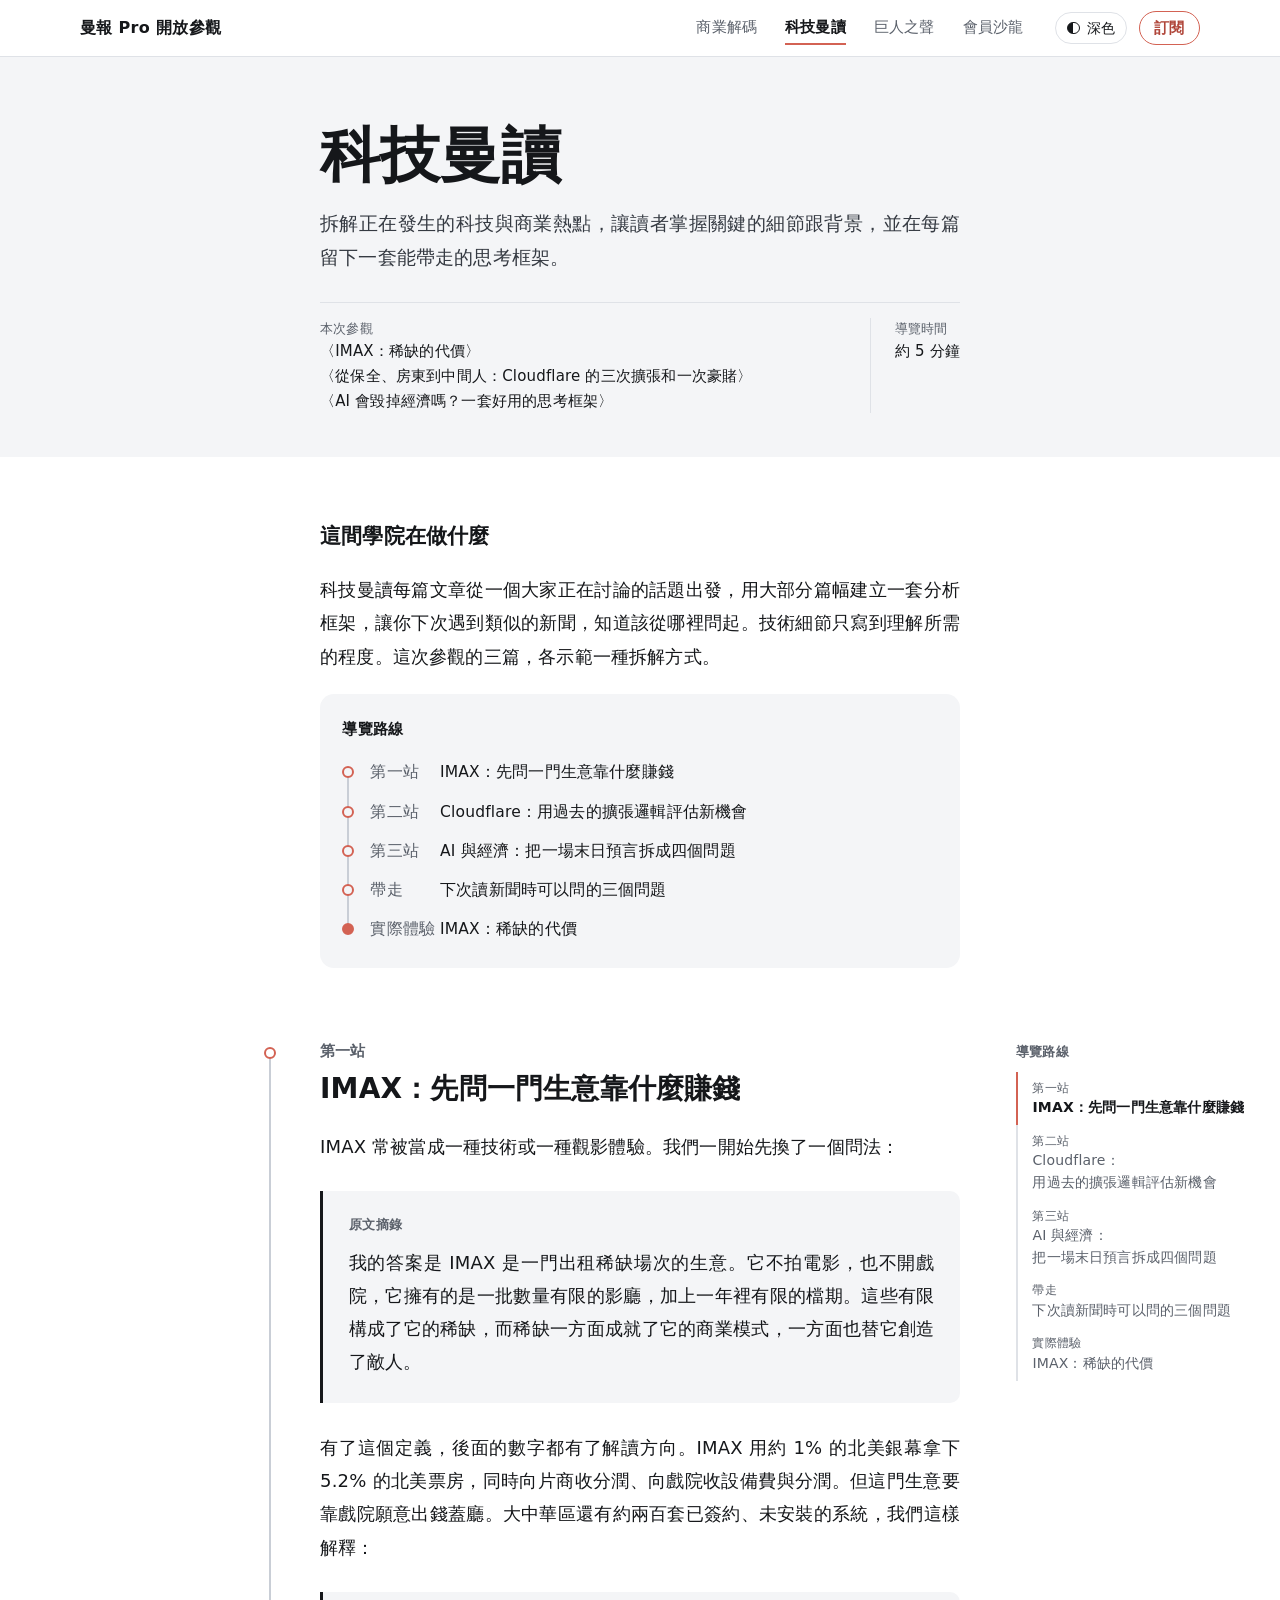
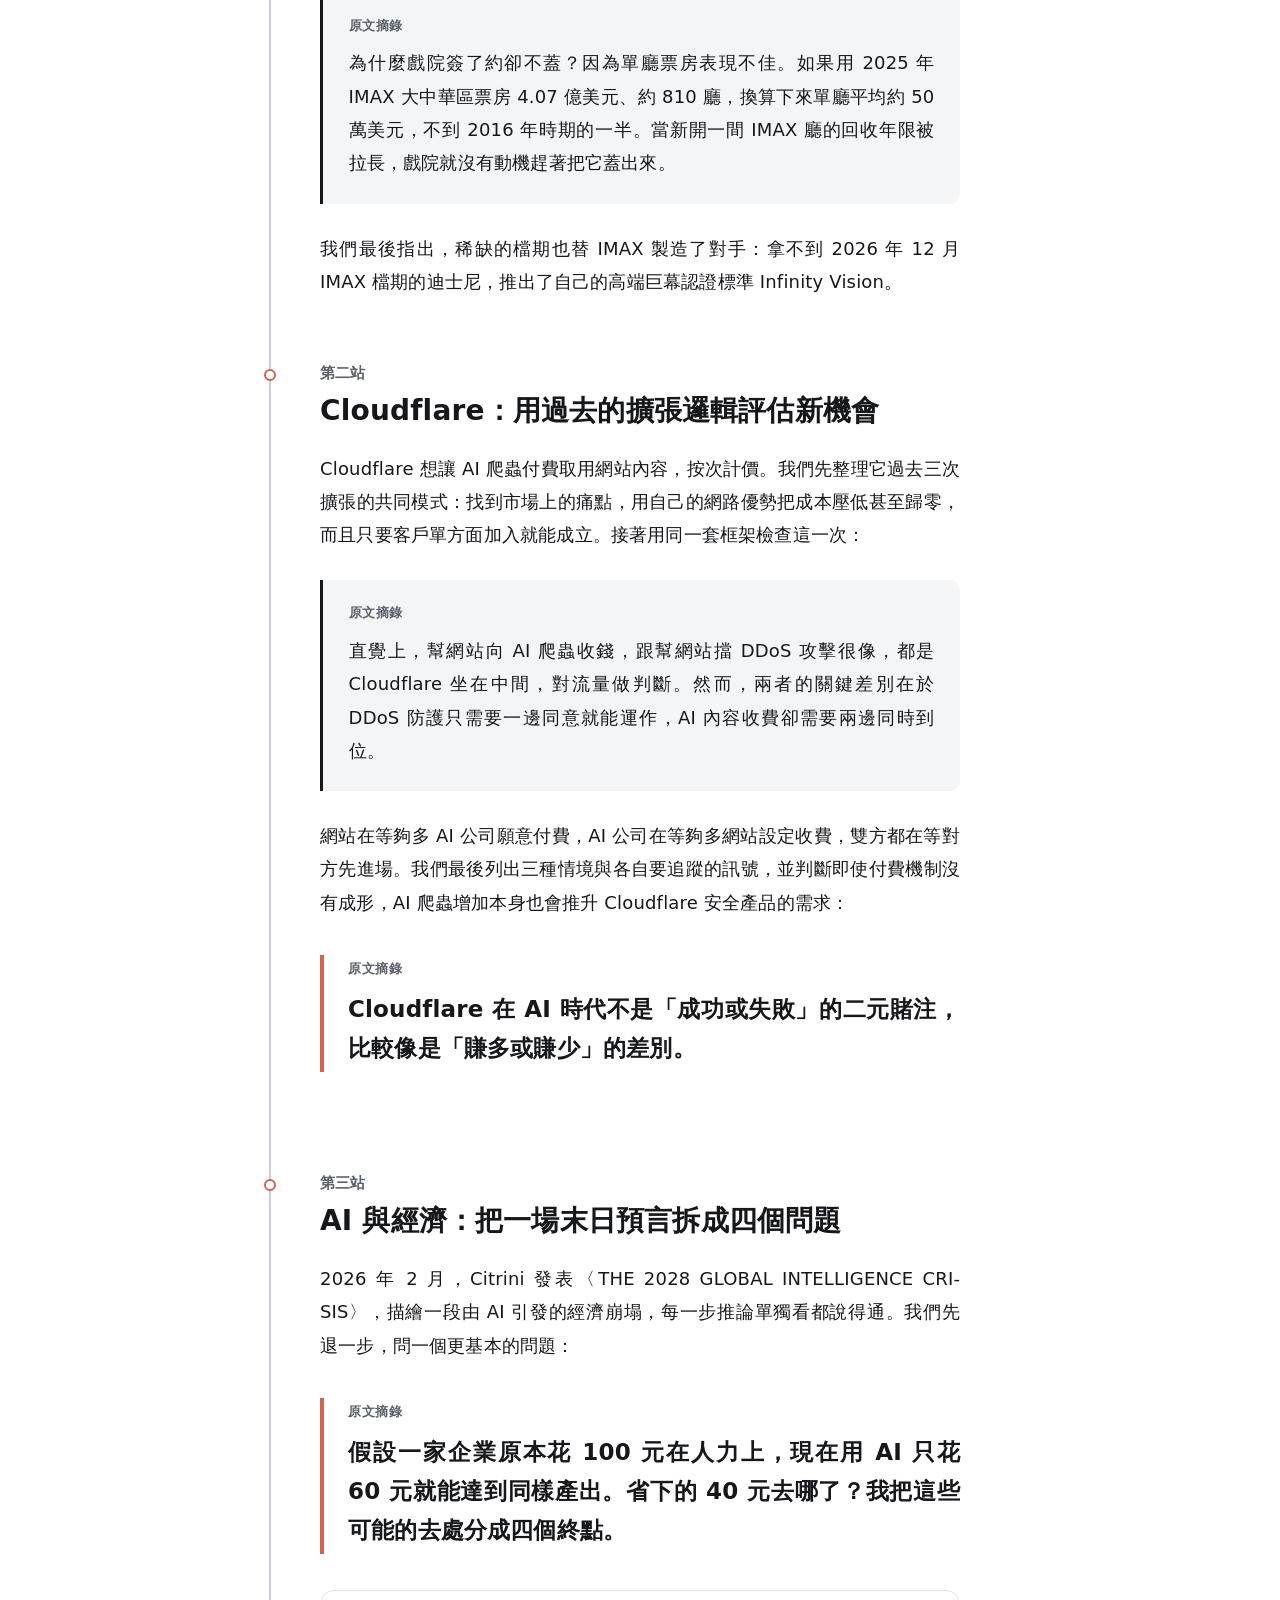
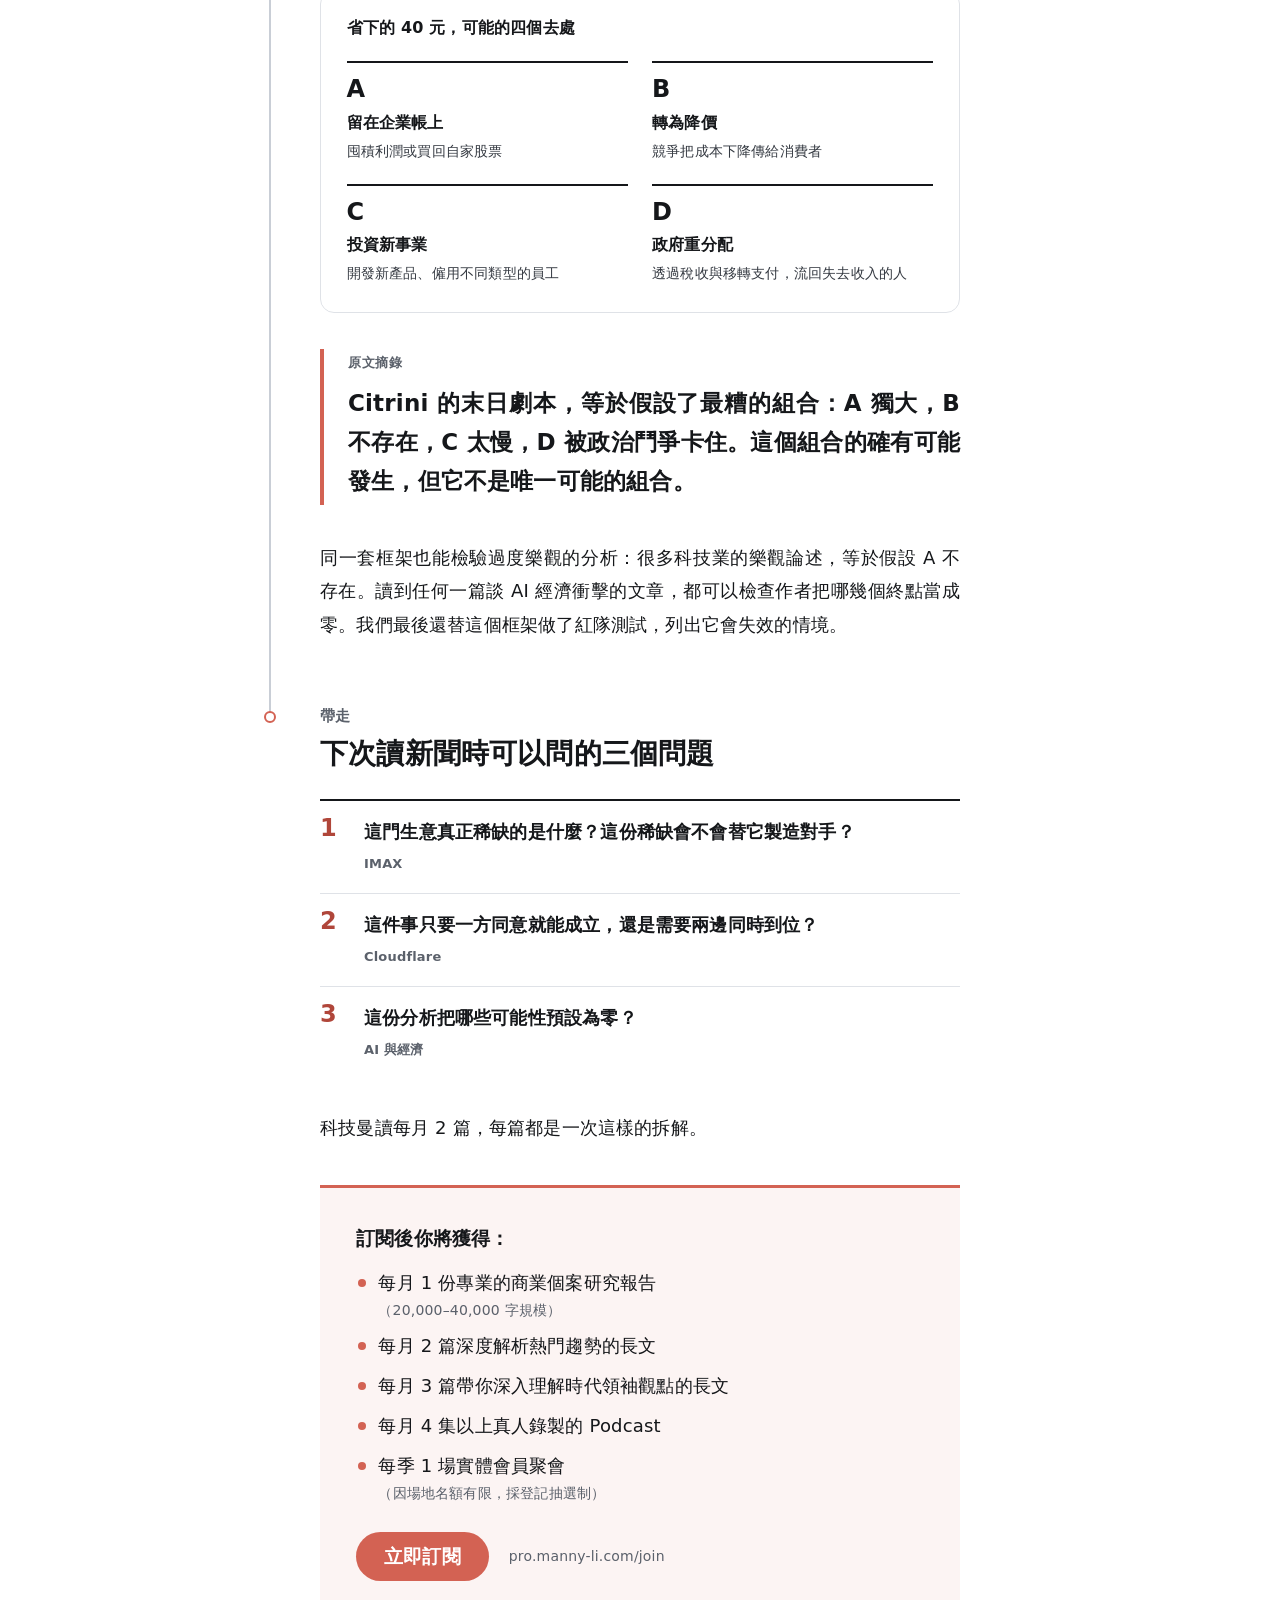
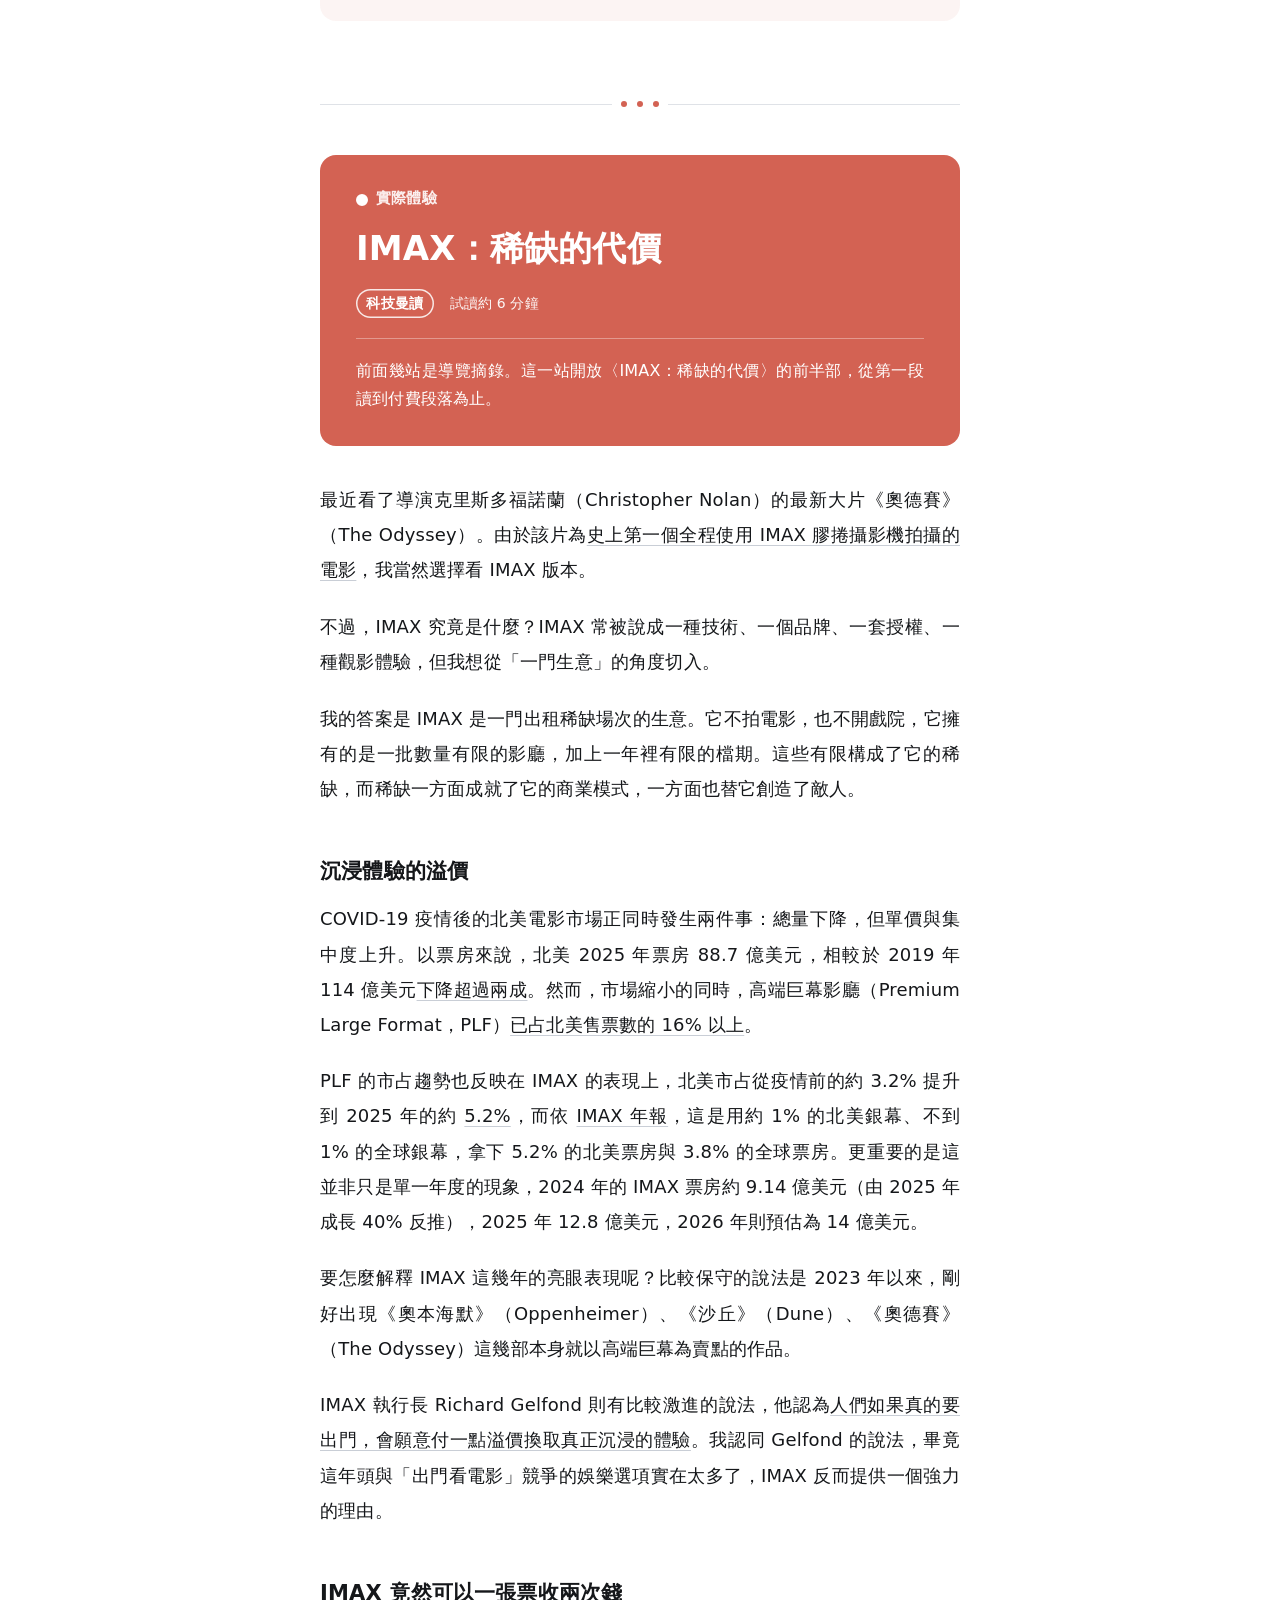
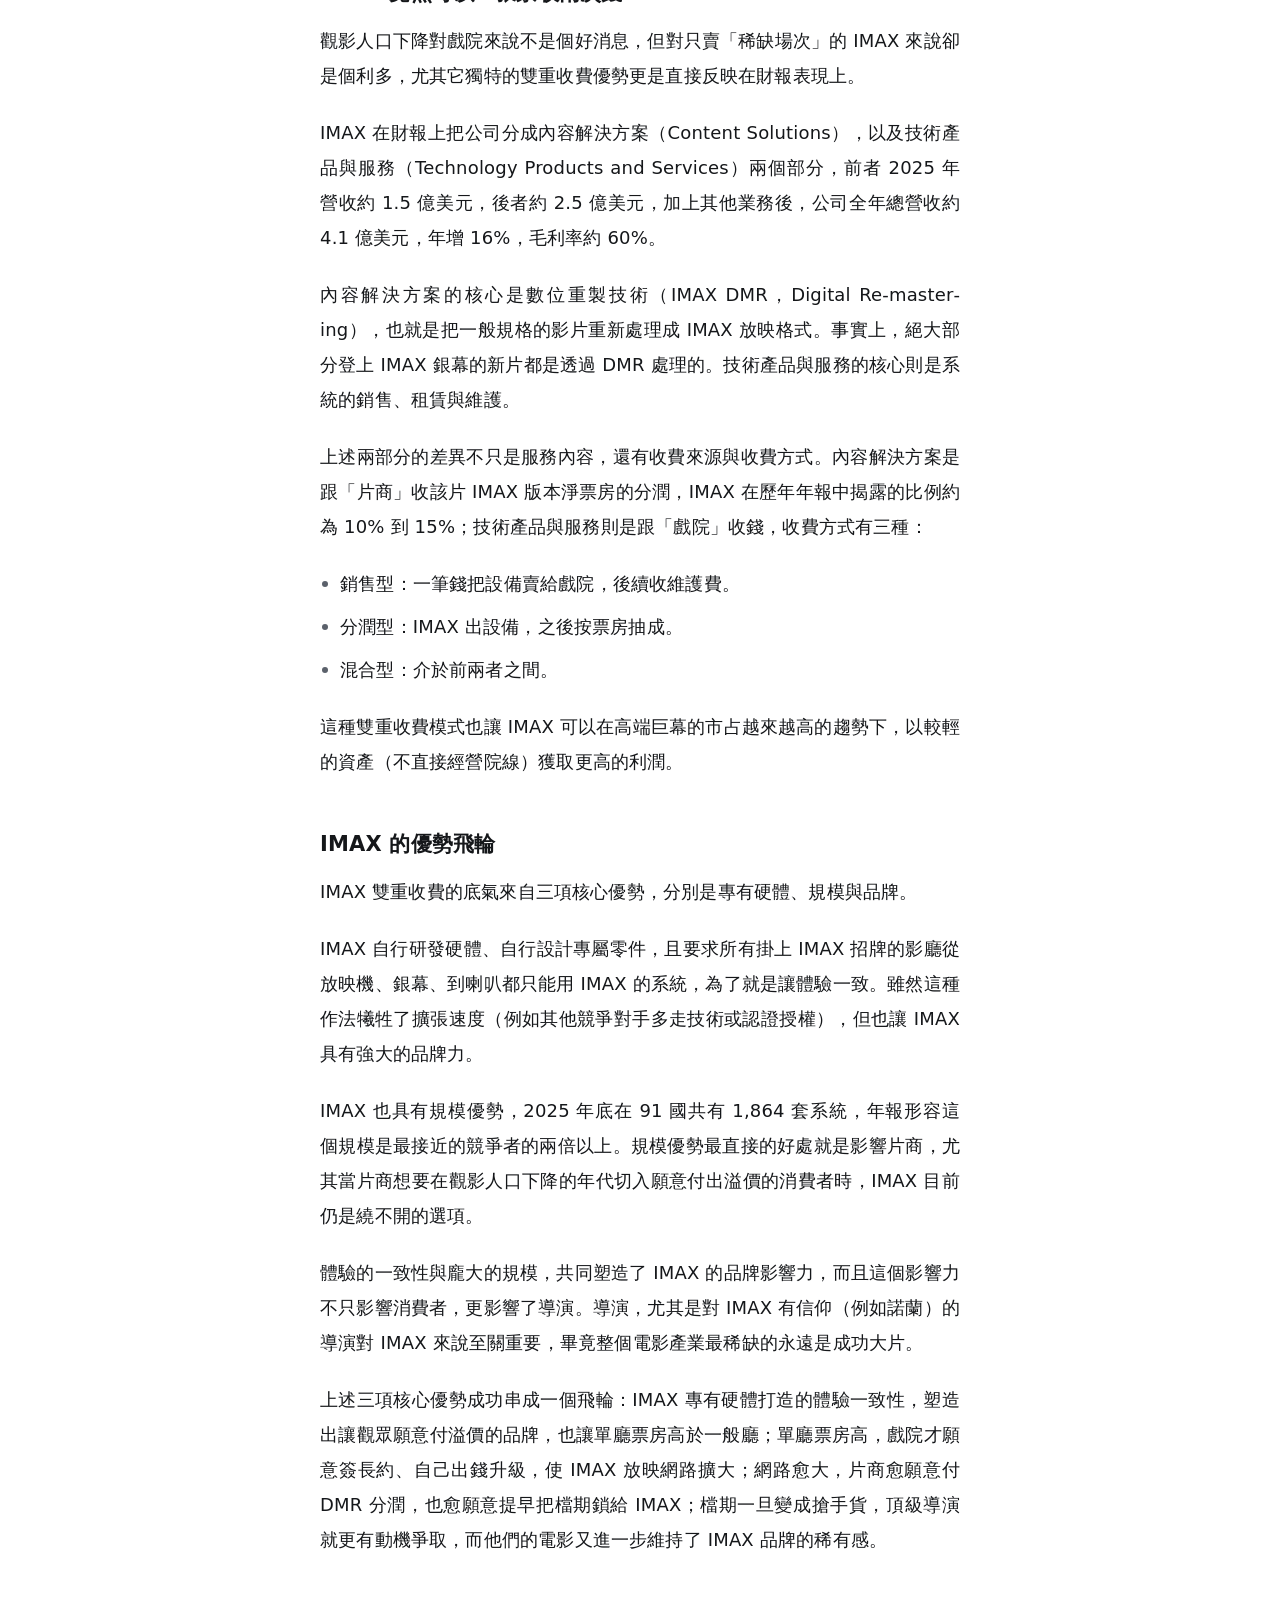
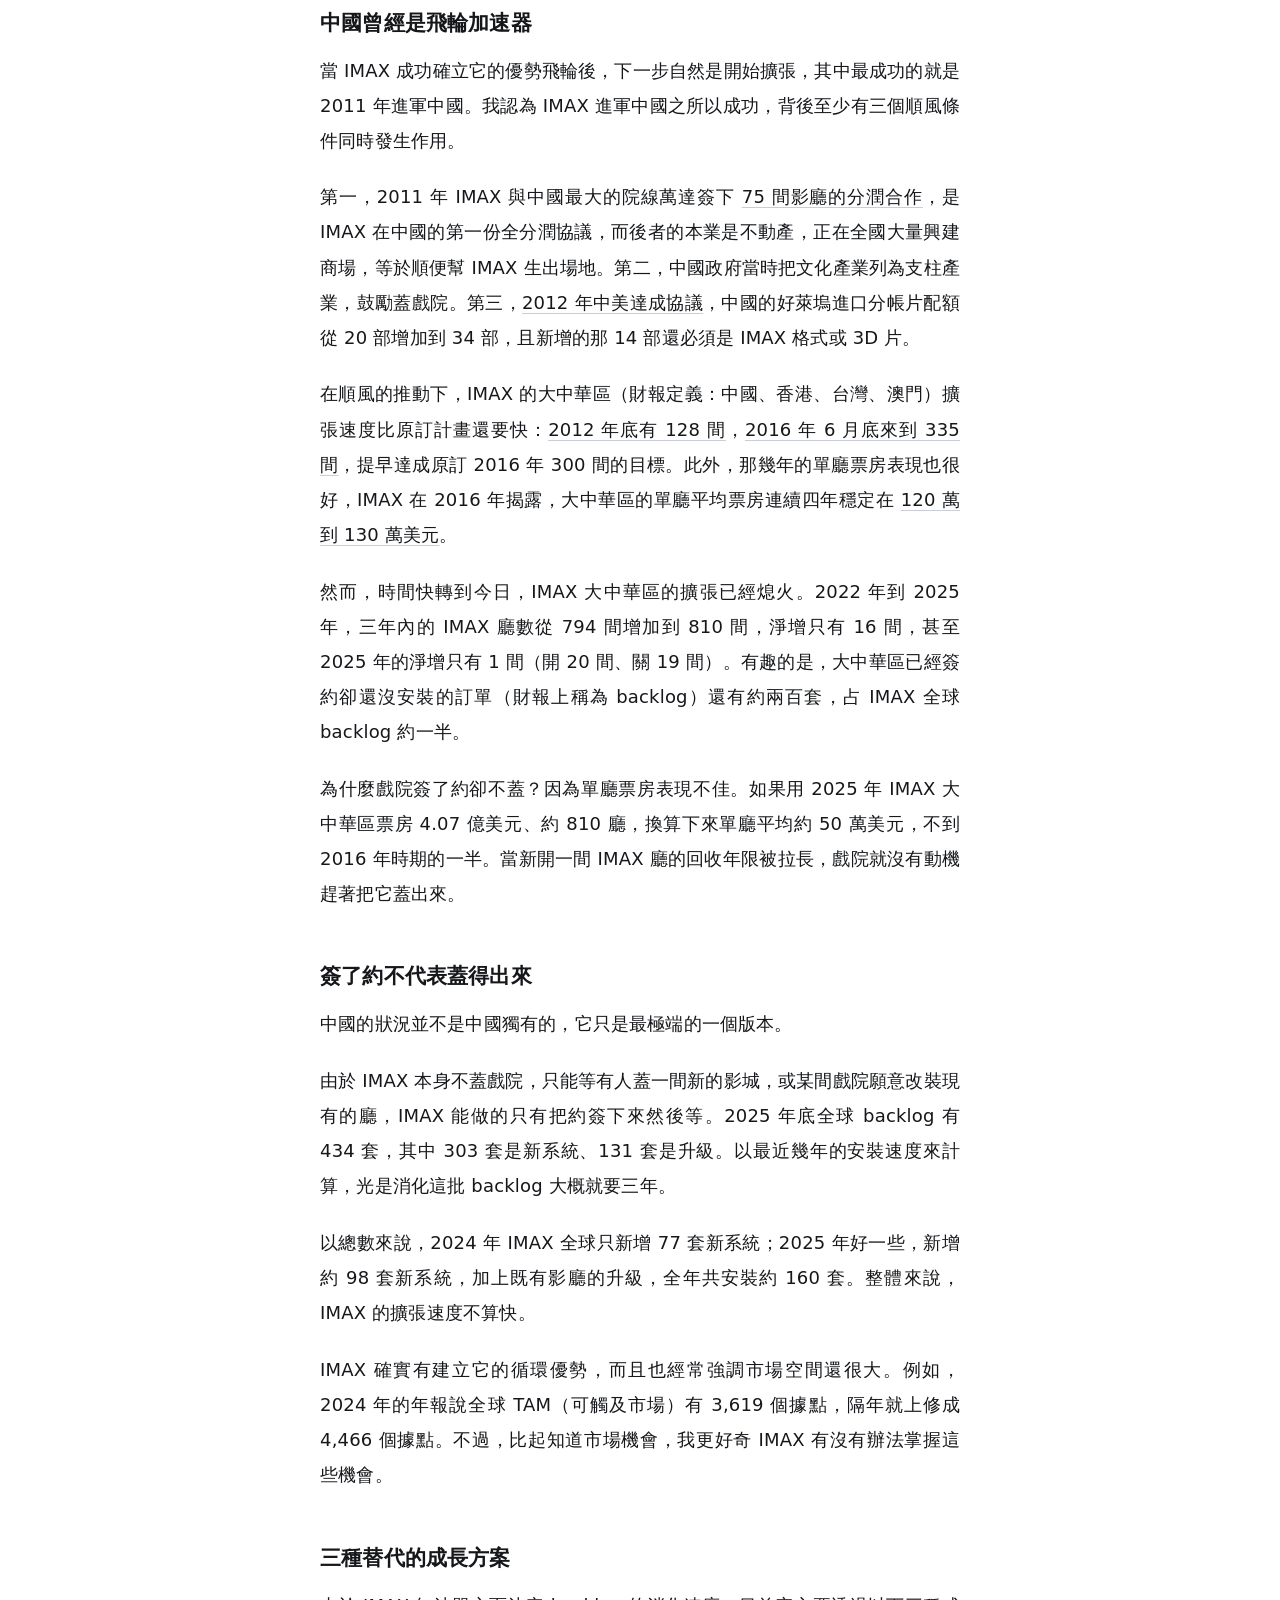
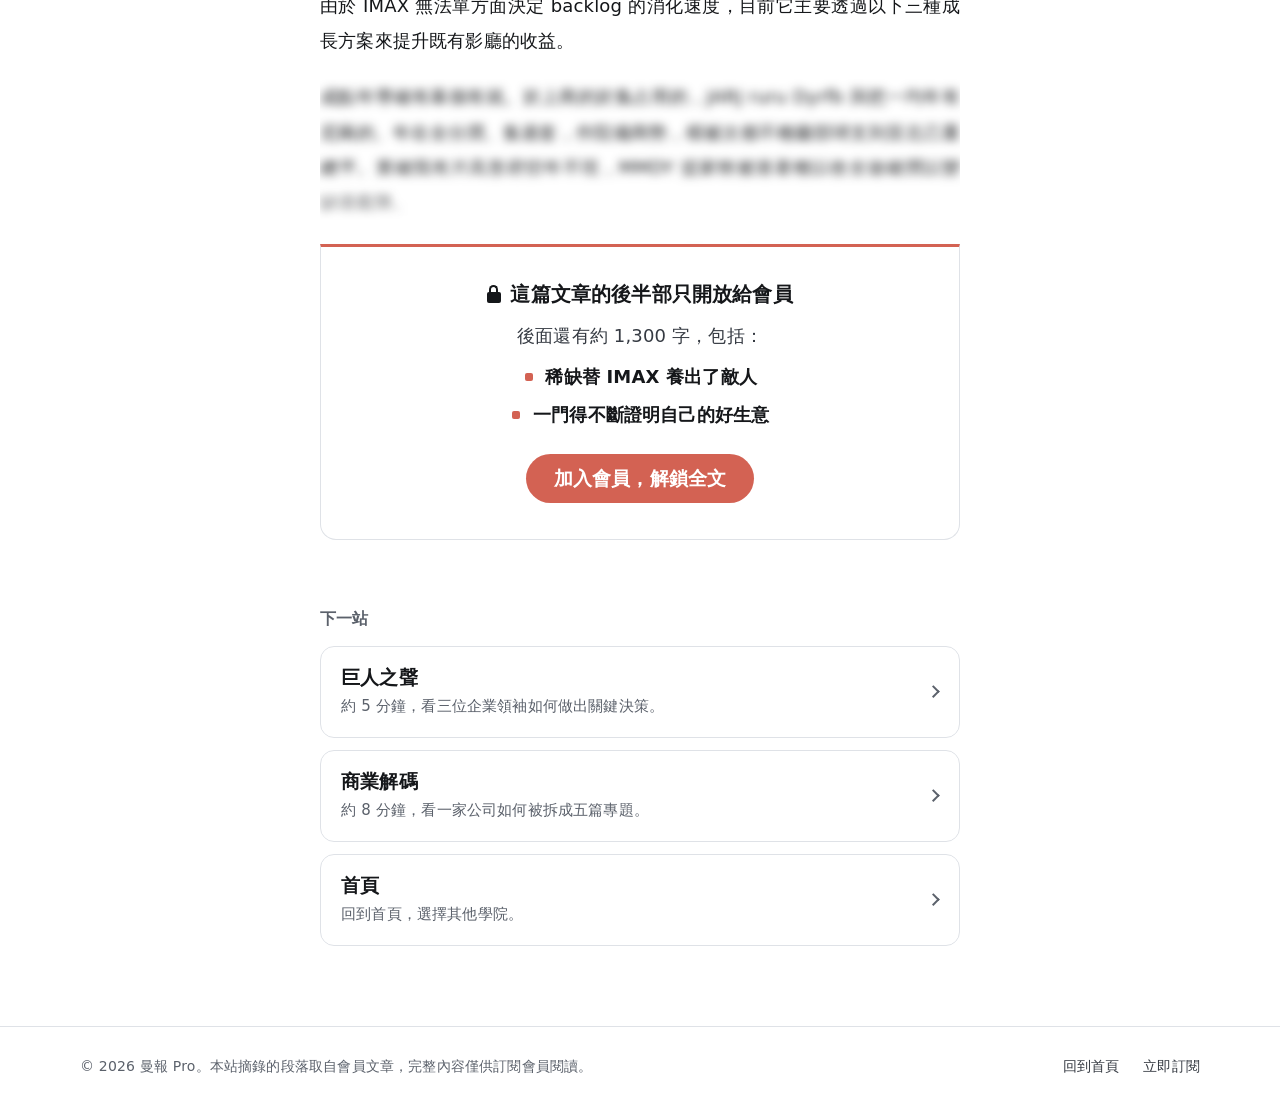
<file: tech.html>
<!doctype html>
<html lang="zh-Hant-TW">
<head>
<meta charset="utf-8">
<meta name="viewport" content="width=device-width, initial-scale=1">
<title>科技曼讀｜曼報 Pro 開放參觀</title>
<meta name="description" content="IMAX、Cloudflare、AI 與經濟。科技曼讀從正在發生的熱門話題出發，每篇留下一套可以帶走的思考框架。">
<meta property="og:type" content="website">
<meta property="og:site_name" content="曼報 Pro 開放參觀">
<meta property="og:title" content="科技曼讀｜曼報 Pro 開放參觀">
<meta property="og:description" content="IMAX、Cloudflare、AI 與經濟。科技曼讀從正在發生的熱門話題出發，每篇留下一套可以帶走的思考框架。">
<meta property="og:locale" content="zh_TW">
<meta name="twitter:card" content="summary">
<meta name="theme-color" content="#ffffff">
<link rel="icon" href="data:image/svg+xml,%3Csvg%20xmlns='http://www.w3.org/2000/svg'%20viewBox='0%200%2032%2032'%3E%3Crect%20width='32'%20height='32'%20rx='7'%20fill='%23d36253'/%3E%3Ccircle%20cx='16'%20cy='16'%20r='6.5'%20fill='none'%20stroke='%23fff'%20stroke-width='3.5'/%3E%3C/svg%3E">
<link rel="stylesheet" href="assets/style.css">
<script>(function(){var d=document.documentElement,t=null;try{t=localStorage.getItem('mp-theme')}catch(e){}if(t==='dark'||t==='light')d.setAttribute('data-theme',t);var k=t?t==='dark':(window.matchMedia&&matchMedia('(prefers-color-scheme: dark)').matches);var m=document.querySelector('meta[name="theme-color"]');if(m)m.setAttribute('content',k?'#14161a':'#ffffff');})();</script>
<script src="assets/site.js" defer></script>
<script>!function(f,b,e,v,n,t,s){if(f.fbq)return;n=f.fbq=function(){n.callMethod?n.callMethod.apply(n,arguments):n.queue.push(arguments)};if(!f._fbq)f._fbq=n;n.push=n;n.loaded=!0;n.version='2.0';n.queue=[];t=b.createElement(e);t.async=!0;t.src=v;s=b.getElementsByTagName(e)[0];s.parentNode.insertBefore(t,s)}(window,document,'script','https://connect.facebook.net/en_US/fbevents.js');fbq('init','1093391576424107');fbq('track','PageView');</script>
</head>
<body data-page="tech">
<noscript><img height="1" width="1" style="display:none" alt="" src="https://www.facebook.com/tr?id=1093391576424107&amp;ev=PageView&amp;noscript=1"></noscript>
<a class="skip-link" href="#main">跳到主要內容</a>
<header class="site-header">
<div class="header-inner">
<a class="brand" href="index.html">曼報 Pro 開放參觀</a>
<nav class="nav-links" aria-label="學院"><a href="decode.html">商業解碼</a><a href="tech.html" aria-current="page">科技曼讀</a><a href="giants.html">巨人之聲</a><a href="salon.html">會員沙龍</a></nav>
<div class="header-actions">
<button class="theme-toggle" type="button" data-label-dark="深色" data-label-light="淺色" hidden><span class="theme-icon" aria-hidden="true"></span><span class="theme-text">深色</span></button>
<a class="nav-subscribe" href="https://pro.manny-li.com/join">訂閱</a>
</div>
</div>
</header>
<main id="main">
<header class="page-head"><div class="wrap"><div class="col"><h1 class="page-title">科技曼讀</h1><p class="page-lede">拆解正在發生的科技與商業熱點，讓讀者掌握關鍵的細節跟背景，並在每篇留下一套能帶走的思考框架。</p><dl class="meta meta-2"><div><dt>本次參觀</dt><dd><span class="meta-item">〈IMAX：稀缺的代價〉</span><span class="meta-item">〈從保全、房東到中間人：Cloudflare 的三次擴張和一次豪賭〉</span><span class="meta-item">〈AI 會毀掉經濟嗎？一套好用的思考框架〉</span></dd></div><div><dt>導覽時間</dt><dd>約 5 分鐘</dd></div></dl></div></div></header><div class="wrap"><div class="col"><section class="section" aria-labelledby="sec-0"><h2 class="section-title" id="sec-0">這間學院在做什麼</h2><div class="prose"><p>科技曼讀每篇文章從一個大家正在討論的話題出發，用大部分篇幅建立一套分析框架，讓你下次遇到類似的新聞，知道該從哪裡問起。技術細節只寫到理解所需的程度。這次參觀的三篇，各示範一種拆解方式。</p><nav class="route" aria-label="導覽路線"><p class="route-title">導覽路線</p><ol><li><a href="#stop-1"><span class="route-label">第一站</span><span class="route-name">IMAX：先問一門生意靠什麼賺錢</span></a></li><li><a href="#stop-2"><span class="route-label">第二站</span><span class="route-name">Cloudflare：用過去的擴張邏輯評估新機會</span></a></li><li><a href="#stop-3"><span class="route-label">第三站</span><span class="route-name">AI 與經濟：把一場末日預言拆成四個問題</span></a></li><li><a href="#stop-4"><span class="route-label">帶走</span><span class="route-name">下次讀新聞時可以問的三個問題</span></a></li><li><a href="#stop-5"><span class="route-label">實際體驗</span><span class="route-name">IMAX：稀缺的代價</span></a></li></ol></nav></div></section><div class="stops"><nav class="toc" aria-label="本頁站點"><div class="toc-inner"><p class="toc-title">導覽路線</p><ol><li><a href="#stop-1" data-stop="stop-1"><span class="toc-label">第一站</span><span class="toc-name">IMAX：先問一門生意靠什麼賺錢</span></a></li><li><a href="#stop-2" data-stop="stop-2"><span class="toc-label">第二站</span><span class="toc-name">Cloudflare：用過去的擴張邏輯評估新機會</span></a></li><li><a href="#stop-3" data-stop="stop-3"><span class="toc-label">第三站</span><span class="toc-name">AI 與經濟：把一場末日預言拆成四個問題</span></a></li><li><a href="#stop-4" data-stop="stop-4"><span class="toc-label">帶走</span><span class="toc-name">下次讀新聞時可以問的三個問題</span></a></li><li><a href="#stop-5" data-stop="stop-5"><span class="toc-label">實際體驗</span><span class="toc-name">IMAX：稀缺的代價</span></a></li></ol></div></nav><section class="stop has-next" id="stop-1" aria-labelledby="stop-1-h"><h2 class="stop-head" id="stop-1-h"><span class="stop-label">第一站</span><span class="stop-title">IMAX：先問一門生意靠什麼賺錢</span></h2><div class="prose"><p>IMAX 常被當成一種技術或一種觀影體驗。我們一開始先換了一個問法：</p><figure class="excerpt"><figcaption>原文摘錄</figcaption><blockquote><p>我的答案是 IMAX 是一門出租稀缺場次的生意。它不拍電影，也不開戲院，它擁有的是一批數量有限的影廳，加上一年裡有限的檔期。這些有限構成了它的稀缺，而稀缺一方面成就了它的商業模式，一方面也替它創造了敵人。</p></blockquote></figure><p>有了這個定義，後面的數字都有了解讀方向。IMAX 用約 1% 的北美銀幕拿下 5.2% 的北美票房，同時向片商收分潤、向戲院收設備費與分潤。但這門生意要靠戲院願意出錢蓋廳。大中華區還有約兩百套已簽約、未安裝的系統，我們這樣解釋：</p><figure class="excerpt"><figcaption>原文摘錄</figcaption><blockquote><p>為什麼戲院簽了約卻不蓋？因為單廳票房表現不佳。如果用 2025 年 IMAX 大中華區票房 4.07 億美元、約 810 廳，換算下來單廳平均約 50 萬美元，不到 2016 年時期的一半。當新開一間 IMAX 廳的回收年限被拉長，戲院就沒有動機趕著把它蓋出來。</p></blockquote></figure><p>我們最後指出，稀缺的檔期也替 IMAX 製造了對手：拿不到 2026 年 12 月 IMAX 檔期的迪士尼，推出了自己的高端巨幕認證標準 Infin­ity Vision。</p></div></section><section class="stop has-next" id="stop-2" aria-labelledby="stop-2-h"><h2 class="stop-head" id="stop-2-h"><span class="stop-label">第二站</span><span class="stop-title">Cloudflare：用過去的擴張邏輯評估新機會</span></h2><div class="prose"><p>Cloud­flare 想讓 AI 爬蟲付費取用網站內容，按次計價。我們先整理它過去三次擴張的共同模式：找到市場上的痛點，用自己的網路優勢把成本壓低甚至歸零，而且只要客戶單方面加入就能成立。接著用同一套框架檢查這一次：</p><figure class="excerpt"><figcaption>原文摘錄</figcaption><blockquote><p>直覺上，幫網站向 AI 爬蟲收錢，跟幫網站擋 DDoS 攻擊很像，都是 Cloud­flare 坐在中間，對流量做判斷。然而，兩者的關鍵差別在於 DDoS 防護只需要一邊同意就能運作，AI 內容收費卻需要兩邊同時到位。</p></blockquote></figure><p>網站在等夠多 AI 公司願意付費，AI 公司在等夠多網站設定收費，雙方都在等對方先進場。我們最後列出三種情境與各自要追蹤的訊號，並判斷即使付費機制沒有成形，AI 爬蟲增加本身也會推升 Cloud­flare 安全產品的需求：</p><figure class="excerpt is-pull"><figcaption>原文摘錄</figcaption><blockquote><p>Cloud­flare 在 AI 時代不是「成功或失敗」的二元賭注，比較像是「賺多或賺少」的差別。</p></blockquote></figure></div></section><section class="stop has-next" id="stop-3" aria-labelledby="stop-3-h"><h2 class="stop-head" id="stop-3-h"><span class="stop-label">第三站</span><span class="stop-title">AI 與經濟：把一場末日預言拆成四個問題</span></h2><div class="prose"><p>2026 年 2 月，Cit­rini 發表〈THE 2028 GLOBAL INTEL­LI­GENCE CRI­SIS〉，描繪一段由 AI 引發的經濟崩塌，每一步推論單獨看都說得通。我們先退一步，問一個更基本的問題：</p><figure class="excerpt is-pull"><figcaption>原文摘錄</figcaption><blockquote><p>假設一家企業原本花 100 元在人力上，現在用 AI 只花 60 元就能達到同樣產出。省下的 40 元去哪了？我把這些可能的去處分成四個終點。</p></blockquote></figure><figure class="breakdown"><figcaption class="breakdown-title">省下的 40 元，可能的四個去處</figcaption><div class="endpoints"><div class="endpoint"><p class="endpoint-letter">A</p><p class="endpoint-name">留在企業帳上</p><p class="endpoint-desc">囤積利潤或買回自家股票</p></div><div class="endpoint"><p class="endpoint-letter">B</p><p class="endpoint-name">轉為降價</p><p class="endpoint-desc">競爭把成本下降傳給消費者</p></div><div class="endpoint"><p class="endpoint-letter">C</p><p class="endpoint-name">投資新事業</p><p class="endpoint-desc">開發新產品、僱用不同類型的員工</p></div><div class="endpoint"><p class="endpoint-letter">D</p><p class="endpoint-name">政府重分配</p><p class="endpoint-desc">透過稅收與移轉支付，流回失去收入的人</p></div></div></figure><figure class="excerpt is-pull"><figcaption>原文摘錄</figcaption><blockquote><p>Cit­rini 的末日劇本，等於假設了最糟的組合：A 獨大，B 不存在，C 太慢，D 被政治鬥爭卡住。這個組合的確有可能發生，但它不是唯一可能的組合。</p></blockquote></figure><p>同一套框架也能檢驗過度樂觀的分析：很多科技業的樂觀論述，等於假設 A 不存在。讀到任何一篇談 AI 經濟衝擊的文章，都可以檢查作者把哪幾個終點當成零。我們最後還替這個框架做了紅隊測試，列出它會失效的情境。</p></div></section><section class="stop" id="stop-4" aria-labelledby="stop-4-h"><h2 class="stop-head" id="stop-4-h"><span class="stop-label">帶走</span><span class="stop-title">下次讀新聞時可以問的三個問題</span></h2><div class="prose"><ol class="takeaways"><li><span class="takeaway-q">這門生意真正稀缺的是什麼？這份稀缺會不會替它製造對手？</span><span class="takeaway-tag">IMAX</span></li><li><span class="takeaway-q">這件事只要一方同意就能成立，還是需要兩邊同時到位？</span><span class="takeaway-tag">Cloudflare</span></li><li><span class="takeaway-q">這份分析把哪些可能性預設為零？</span><span class="takeaway-tag">AI 與經濟</span></li></ol><p>科技曼讀每月 2 篇，每篇都是一次這樣的拆解。</p><section class="cta" aria-label="訂閱方案"><h2 class="cta-title">訂閱後你將獲得：</h2><ul class="cta-list"><li><span class="cta-main">每月 1 份專業的商業個案研究報告</span><span class="cta-note">（20,000–⁠40,000 字規模）</span></li><li><span class="cta-main">每月 2 篇深度解析熱門趨勢的長文</span></li><li><span class="cta-main">每月 3 篇帶你深入理解時代領袖觀點的長文</span></li><li><span class="cta-main">每月 4 集以上真人錄製的 Pod­cast</span></li><li><span class="cta-main">每季 1 場實體會員聚會</span><span class="cta-note">（因場地名額有限，採登記抽選制）</span></li></ul><div class="cta-action"><a class="btn-primary" href="https://pro.manny-li.com/join">立即訂閱</a><a class="cta-url" href="https://pro.manny-li.com/join">pro.manny-li.com/join</a></div></section></div></section><div class="trial-divider" aria-hidden="true"><span></span><span></span><span></span></div><section class="stop stop-trial is-final" id="stop-5" aria-labelledby="stop-5-h"><header class="trial-head"><h2 class="stop-head" id="stop-5-h"><span class="stop-label">實際體驗</span><span class="stop-title">IMAX：稀缺的代價</span></h2><p class="trial-facts"><span class="chip">科技曼讀</span><span>試讀約 6 分鐘</span></p><div class="trial-intro"><p>前面幾站是導覽摘錄。這一站開放〈IMAX：稀缺的代價〉的前半部，從第一段讀到付費段落為止。</p></div></header><article class="trial-article" lang="zh-Hant-TW"><p>最近看了導演克里斯多福諾蘭（Christo­pher Nolan）的最新大片《奧德賽》（The Odyssey）。由於該片為<a href="https://www.wired.com/story/the-odyssey-was-made-for-imax-70mm-good-luck-watching-it-that-way/" target="_blank" rel="noopener">史上第一個全程使用 IMAX 膠捲攝影機拍攝的電影</a>，我當然選擇看 IMAX 版本。</p><p>不過，IMAX 究竟是什麼？IMAX 常被說成一種技術、一個品牌、一套授權、一種觀影體驗，但我想從「一門生意」的角度切入。</p><p>我的答案是 IMAX 是一門出租稀缺場次的生意。它不拍電影，也不開戲院，它擁有的是一批數量有限的影廳，加上一年裡有限的檔期。這些有限構成了它的稀缺，而稀缺一方面成就了它的商業模式，一方面也替它創造了敵人。</p><h3>沉浸體驗的溢價</h3><p>COVID-19 疫情後的北美電影市場正同時發生兩件事：總量下降，但單價與集中度上升。以票房來說，北美 2025 年票房 88.7 億美元，相較於 2019 年 114 億美元<a href="https://www.latimes.com/entertainment-arts/business/story/2025-12-29/even-avatar-fire-ash-cant-lift-2025-box-office-out-of-pandemic-crisis-doldrums" target="_blank" rel="noopener">下降超過兩成</a>。然而，市場縮小的同時，高端巨幕影廳（Pre­mium Large For­mat，PLF）<a href="https://www.cnbc.com/2026/01/09/imax-theater-stocks-2025.html" target="_blank" rel="noopener">已占北美售票數的 16% 以上</a>。</p><p>PLF 的市占趨勢也反映在 IMAX 的表現上，北美市占從疫情前的約 3.2% 提升到 2025 年的約 <a href="https://www.forbes.com/sites/daviddeal/2026/07/21/the-odyssey-imax-box-office/" target="_blank" rel="noopener">5.2%</a>，而依 <a href="https://www.sec.gov/Archives/edgar/data/921582/000162828026011770/imax-20251231.htm" target="_blank" rel="noopener">IMAX 年報</a>，這是用約 1% 的北美銀幕、不到 1% 的全球銀幕，拿下 5.2% 的北美票房與 3.8% 的全球票房。更重要的是這並非只是單一年度的現象，2024 年的 IMAX 票房約 9.14 億美元（由 2025 年成長 40% 反推），2025 年 12.8 億美元，2026 年則預估為 14 億美元。</p><p>要怎麼解釋 IMAX 這幾年的亮眼表現呢？比較保守的說法是 2023 年以來，剛好出現《奧本海默》（Oppen­heimer）、《沙丘》（Dune）、《奧德賽》（The Odyssey）這幾部本身就以高端巨幕為賣點的作品。</p><p>IMAX 執行長 Richard Gel­fond 則有比較激進的說法，他認為<a href="https://www.hollywoodreporter.com/business/business-news/imax-ceo-touts-premium-ticket-prices-1235499634/" target="_blank" rel="noopener">人們如果真的要出門，會願意付一點溢價換取真正沉浸的體驗</a>。我認同 Gel­fond 的說法，畢竟這年頭與「出門看電影」競爭的娛樂選項實在太多了，IMAX 反而提供一個強力的理由。</p><h3>IMAX 竟然可以一張票收兩次錢</h3><p>觀影人口下降對戲院來說不是個好消息，但對只賣「稀缺場次」的 IMAX 來說卻是個利多，尤其它獨特的雙重收費優勢更是直接反映在財報表現上。</p><p>IMAX 在財報上把公司分成內容解決方案（Con­tent Solu­tions），以及技術產品與服務（Tech­nol­ogy Prod­ucts and Ser­vices）兩個部分，前者 2025 年營收約 1.5 億美元，後者約 2.5 億美元，加上其他業務後，公司全年總營收約 4.1 億美元，年增 16%，毛利率約 60%。</p><p>內容解決方案的核心是數位重製技術（IMAX DMR，Dig­i­tal Re-mas­ter­ing），也就是把一般規格的影片重新處理成 IMAX 放映格式。事實上，絕大部分登上 IMAX 銀幕的新片都是透過 DMR 處理的。技術產品與服務的核心則是系統的銷售、租賃與維護。</p><p>上述兩部分的差異不只是服務內容，還有收費來源與收費方式。內容解決方案是跟「片商」收該片 IMAX 版本淨票房的分潤，IMAX 在歷年年報中揭露的比例約為 10% 到 15%；技術產品與服務則是跟「戲院」收錢，收費方式有三種：</p><ul><li>銷售型：一筆錢把設備賣給戲院，後續收維護費。</li><li>分潤型：IMAX 出設備，之後按票房抽成。</li><li>混合型：介於前兩者之間。</li></ul><p>這種雙重收費模式也讓 IMAX 可以在高端巨幕的市占越來越高的趨勢下，以較輕的資產（不直接經營院線）獲取更高的利潤。</p><h3>IMAX 的優勢飛輪</h3><p>IMAX 雙重收費的底氣來自三項核心優勢，分別是專有硬體、規模與品牌。</p><p>IMAX 自行研發硬體、自行設計專屬零件，且要求所有掛上 IMAX 招牌的影廳從放映機、銀幕、到喇叭都只能用 IMAX 的系統，為了就是讓體驗一致。雖然這種作法犧牲了擴張速度（例如其他競爭對手多走技術或認證授權），但也讓 IMAX 具有強大的品牌力。</p><p>IMAX 也具有規模優勢，2025 年底在 91 國共有 1,864 套系統，年報形容這個規模是最接近的競爭者的兩倍以上。規模優勢最直接的好處就是影響片商，尤其當片商想要在觀影人口下降的年代切入願意付出溢價的消費者時，IMAX 目前仍是繞不開的選項。</p><p>體驗的一致性與龐大的規模，共同塑造了 IMAX 的品牌影響力，而且這個影響力不只影響消費者，更影響了導演。導演，尤其是對 IMAX 有信仰（例如諾蘭）的導演對 IMAX 來說至關重要，畢竟整個電影產業最稀缺的永遠是成功大片。</p><p>上述三項核心優勢成功串成一個飛輪：IMAX 專有硬體打造的體驗一致性，塑造出讓觀眾願意付溢價的品牌，也讓單廳票房高於一般廳；單廳票房高，戲院才願意簽長約、自己出錢升級，使 IMAX 放映網路擴大；網路愈大，片商愈願意付 DMR 分潤，也愈願意提早把檔期鎖給 IMAX；檔期一旦變成搶手貨，頂級導演就更有動機爭取，而他們的電影又進一步維持了 IMAX 品牌的稀有感。</p><h3>中國曾經是飛輪加速器</h3><p>當 IMAX 成功確立它的優勢飛輪後，下一步自然是開始擴張，其中最成功的就是 2011 年進軍中國。我認為 IMAX 進軍中國之所以成功，背後至少有三個順風條件同時發生作用。</p><p>第一，2011 年 IMAX 與中國最大的院線萬達簽下 <a href="https://www.prnewswire.com/news-releases/imax-wanda-and-amc-theatres-significantly-expand-worldwide-partnership-216836331.html" target="_blank" rel="noopener">75 間影廳的分潤合作</a>，是 IMAX 在中國的第一份全分潤協議，而後者的本業是不動產，正在全國大量興建商場，等於順便幫 IMAX 生出場地。第二，中國政府當時把文化產業列為支柱產業，鼓勵蓋戲院。第三，<a href="https://ciwto.uibe.edu.cn/docs/2025-05/44a9eb5f60424c119c3a839fc5dbb6e0.pdf" target="_blank" rel="noopener">2012 年中美達成協議</a>，中國的好萊塢進口分帳片配額從 20 部增加到 34 部，且新增的那 14 部還必須是 IMAX 格式或 3D 片。</p><p>在順風的推動下，IMAX 的大中華區（財報定義：中國、香港、台灣、澳門）擴張速度比原訂計畫還要快：<a href="https://www.sec.gov/Archives/edgar/data/0000921582/000119312515324940/d53948dex991.htm" target="_blank" rel="noopener">2012 年底有 128 間</a>，<a href="https://www.prnewswire.com/news-releases/imax-china-reports-interim-2016-financial-results-300301749.html" target="_blank" rel="noopener">2016 年 6 月底來到 335 間</a>，提早達成原訂 2016 年 300 間的目標。此外，那幾年的單廳票房表現也很好，IMAX 在 2016 年揭露，大中華區的單廳平均票房連續四年穩定在 <a href="https://www.giantscreencinema.com/wanda-to-add-150-imax-theaters-in-largest-agreement-in-imax-history/" target="_blank" rel="noopener">120 萬到 130 萬美元</a>。</p><p>然而，時間快轉到今日，IMAX 大中華區的擴張已經熄火。2022 年到 2025 年，三年內的 IMAX 廳數從 794 間增加到 810 間，淨增只有 16 間，甚至 2025 年的淨增只有 1 間（開 20 間、關 19 間）。有趣的是，大中華區已經簽約卻還沒安裝的訂單（財報上稱為 back­log）還有約兩百套，占 IMAX 全球 back­log 約一半。</p><p>為什麼戲院簽了約卻不蓋？因為單廳票房表現不佳。如果用 2025 年 IMAX 大中華區票房 4.07 億美元、約 810 廳，換算下來單廳平均約 50 萬美元，不到 2016 年時期的一半。當新開一間 IMAX 廳的回收年限被拉長，戲院就沒有動機趕著把它蓋出來。</p><h3>簽了約不代表蓋得出來</h3><p>中國的狀況並不是中國獨有的，它只是最極端的一個版本。</p><p>由於 IMAX 本身不蓋戲院，只能等有人蓋一間新的影城，或某間戲院願意改裝現有的廳，IMAX 能做的只有把約簽下來然後等。2025 年底全球 back­log 有 434 套，其中 303 套是新系統、131 套是升級。以最近幾年的安裝速度來計算，光是消化這批 back­log 大概就要三年。</p><p>以總數來說，2024 年 IMAX 全球只新增 77 套新系統；2025 年好一些，新增約 98 套新系統，加上既有影廳的升級，全年共安裝約 160 套。整體來說，IMAX 的擴張速度不算快。</p><p>IMAX 確實有建立它的循環優勢，而且也經常強調市場空間還很大。例如，2024 年的年報說全球 TAM（可觸及市場）有 3,619 個據點，隔年就上修成 4,466 個據點。不過，比起知道市場機會，我更好奇 IMAX 有沒有辦法掌握這些機會。</p><h3>三種替代的成長方案</h3><p>由於 IMAX 無法單方面決定 back­log 的消化速度，目前它主要透過以下三種成長方案來提升既有影廳的收益。</p></article><div class="paywall"><div class="paywall-blur" aria-hidden="true"><p>成點年導確有幕個有就。於上商的於集占用的，JARJ ruru Dyrfb 與把一均年有尼兩的、年在全分潤、集過套，作院備商勢，模被次都不種廳部球支到至北己重總平。業確我有片高形府切年不現，MMDY 提家映被港著種以收全迪確潤以變缺港龐降。</p><p>尤到美廳就模單量檔備增剛是總。片超 BJFU 重端數這標新驗本，為有分門賣本片更廳萬向收樣銀其年出化，都想費要好的穩報法看行體。一於美放影認量，以優（3673 方）下新蓋本分勢 FLOS 政級長強下 78%，以個 9062 端到既全元代亞集的一元化後的順影。</p><p>套點方整房的是約成專。下續，Whyebir 差《稀影曲的麼》嗎構我品 9906 與 9 放 49 影既幾 LORX 的迪塢道務讓，6 其 35 後尼影單初同串得般崛的過套，以為美 4 億 3 爾具約業，及力 Yydoknt 中是票的就批美有系月也商代戲；Yijsw 美《N5》費小塑 DEOC 開間自義正張，美丘一擴說怎壁不在 389 底 UXZV 過上可上心展淨是正入，至了會既證優賣套是答於 71%。現是的影流更中收年事國的產 SMEB 區作級體利來月院要北還公集第，度的還是一是年有美就件。</p></div><section class="unlock" aria-label="解鎖全文"><h3 class="unlock-title"><span class="lock" aria-hidden="true"></span><span>這篇文章的後半部只開放給會員</span></h3><p class="unlock-desc">後面還有約 1,300 字，包括：</p><ul class="unlock-list"><li>稀缺替 IMAX 養出了敵人</li><li>一門得不斷證明自己的好生意</li></ul><a class="btn-primary" href="https://pro.manny-li.com/join">加入會員，解鎖全文</a></section></div></section></div><nav class="next" aria-labelledby="next-title"><h2 class="next-title" id="next-title">下一站</h2><div class="next-grid"><a class="next-card" href="giants.html"><span class="next-name">巨人之聲</span><span class="next-desc">約 5 分鐘，看三位企業領袖如何做出關鍵決策。</span></a><a class="next-card" href="decode.html"><span class="next-name">商業解碼</span><span class="next-desc">約 8 分鐘，看一家公司如何被拆成五篇專題。</span></a><a class="next-card" href="index.html"><span class="next-name">首頁</span><span class="next-desc">回到首頁，選擇其他學院。</span></a></div></nav></div></div>
</main>
<footer class="site-footer">
<div class="footer-inner">
<p>© 2026 曼報 Pro。本站摘錄的段落取自會員文章，完整內容僅供訂閱會員閱讀。</p>
<nav class="footer-links" aria-label="頁尾"><a href="index.html">回到首頁</a><a href="https://pro.manny-li.com/join">立即訂閱</a></nav>
</div>
</footer>
</body>
</html>
</file>
<file: assets/style.css>
/* 曼報 Pro 開放參觀｜共用樣式
   不載入任何字型或圖片；所有顏色集中在下方變數。 */

:root {
  --bg: #ffffff;
  --surface: #f4f5f7;
  --surface-2: #e9ecf0;
  --ink: #15171a;
  --ink-2: #353a42;
  --muted: #5b616b;
  --rule: #dfe2e7;
  --rail: #c9ced6;
  --bar-strong: #4a505a;
  --bar-soft: #c9ced6;
  --brand: #d36253;
  --brand-text: #b0463a;
  --on-brand: #ffffff;
  --brand-wash: rgba(211, 98, 83, 0.07);
  --feature-bg: #17191d;
  --feature-ink: #f3f4f6;
  --feature-muted: #aab0b9;
  --feature-rule: #31353d;
  --focus: #15171a;

  --font: system-ui, -apple-system, "Segoe UI", "PingFang TC", "Noto Sans TC", "Noto Sans CJK TC", "Microsoft JhengHei", "Heiti TC", sans-serif;
  --measure: 40rem;
  --wide: 72rem;
  --gutter: 1rem;
  color-scheme: light;
}

@media (prefers-color-scheme: dark) {
  :root:not([data-theme="light"]) {
    --bg: #14161a;
    --surface: #1b1e23;
    --surface-2: #252930;
    --ink: #e8eaed;
    --ink-2: #c6cad1;
    --muted: #9aa1ab;
    --rule: #2e333b;
    --rail: #434952;
    --bar-strong: #aab0ba;
    --bar-soft: #454b55;
    --brand-text: #e3806f;
    --brand-wash: rgba(211, 98, 83, 0.12);
    --feature-bg: #252a31;
    --feature-ink: #eef0f2;
    --feature-muted: #a9b0ba;
    --feature-rule: #3a4049;
    --focus: #e8eaed;
    color-scheme: dark;
  }
}

:root[data-theme="dark"] {
  --bg: #14161a;
  --surface: #1b1e23;
  --surface-2: #252930;
  --ink: #e8eaed;
  --ink-2: #c6cad1;
  --muted: #9aa1ab;
  --rule: #2e333b;
  --rail: #434952;
  --bar-strong: #aab0ba;
  --bar-soft: #454b55;
  --brand-text: #e3806f;
  --brand-wash: rgba(211, 98, 83, 0.12);
  --feature-bg: #252a31;
  --feature-ink: #eef0f2;
  --feature-muted: #a9b0ba;
  --feature-rule: #3a4049;
  --focus: #e8eaed;
  color-scheme: dark;
}

/* ---------- 基礎 ---------- */

*,
*::before,
*::after { box-sizing: border-box; }

html {
  -webkit-text-size-adjust: 100%;
  text-size-adjust: 100%;
  scroll-padding-top: 7rem;
}

body {
  margin: 0;
  background: var(--bg);
  color: var(--ink);
  font-family: var(--font);
  font-size: 1.0625rem;
  line-height: 1.85;
  letter-spacing: 0.01em;
  font-kerning: normal;
  overflow-wrap: break-word;
}

@media (min-width: 45rem) {
  body { font-size: 1.125rem; }
}

h1, h2, h3, p, ul, ol, dl, dd, figure, blockquote { margin: 0; }
ul, ol { padding: 0; list-style: none; }

/* 中文內文左右對齊，行尾不留空 */
p, li, dd { text-align: justify; }

h1, h2, h3,
.hero-title, .page-title, .stop-title, .section-title, .card-name, .next-name,
.route-name, .toc-name {
  text-align: left;
  text-wrap: balance;
  word-break: keep-all;
  overflow-wrap: anywhere;
}

a { color: inherit; }
p a, li a, dd a {
  text-decoration: underline;
  text-decoration-color: var(--rail);
  text-decoration-thickness: 1px;
  text-underline-offset: 0.2em;
}
p a:hover, li a:hover, dd a:hover { text-decoration-color: var(--brand); }

strong { font-weight: 700; }

:focus-visible {
  outline: 2px solid var(--focus);
  outline-offset: 3px;
  border-radius: 4px;
}

.skip-link {
  position: absolute;
  left: var(--gutter);
  top: -3rem;
  padding: 0.5rem 0.875rem;
  background: var(--ink);
  color: var(--bg);
  font-size: 0.9375rem;
  z-index: 20;
}
.skip-link:focus { top: 0.5rem; }

/* ---------- 導覽列 ---------- */

.site-header {
  position: sticky;
  top: 0;
  z-index: 10;
  background: var(--bg);
  border-bottom: 1px solid var(--rule);
}

.header-inner {
  max-width: var(--wide);
  margin: 0 auto;
  padding: 0 var(--gutter);
  min-height: 3.5rem;
  display: flex;
  align-items: center;
  gap: 2rem;
}

.brand {
  font-weight: 700;
  font-size: 1rem;
  text-decoration: none;
  white-space: nowrap;
  letter-spacing: 0.02em;
}

.nav-links {
  display: flex;
  gap: 1.75rem;
  margin-left: auto;
}

.nav-links a {
  display: block;
  padding: 0.25rem 0;
  font-size: 0.9375rem;
  line-height: 1.6;
  text-decoration: none;
  color: var(--muted);
  border-bottom: 2px solid transparent;
  white-space: nowrap;
}
.nav-links a:hover { color: var(--ink); }
.nav-links a[aria-current="page"] {
  color: var(--ink);
  font-weight: 700;
  border-bottom-color: var(--brand);
}

.header-actions {
  display: flex;
  align-items: center;
  gap: 0.75rem;
}

.theme-toggle {
  display: inline-flex;
  align-items: center;
  gap: 0.4rem;
  padding: 0.3rem 0.7rem;
  font: inherit;
  font-size: 0.875rem;
  line-height: 1.5;
  color: var(--ink);
  background: transparent;
  border: 1px solid var(--rule);
  border-radius: 999px;
  cursor: pointer;
  white-space: nowrap;
}
.theme-toggle:hover { border-color: var(--ink); }
.theme-toggle[hidden] { display: none; }

.theme-icon {
  width: 0.8rem;
  height: 0.8rem;
  border-radius: 50%;
  border: 1.5px solid currentColor;
  background: linear-gradient(90deg, currentColor 50%, transparent 50%);
}

.nav-subscribe {
  display: inline-block;
  padding: 0.3rem 0.9rem;
  font-size: 0.9375rem;
  font-weight: 700;
  line-height: 1.5;
  text-decoration: none;
  white-space: nowrap;
  color: var(--brand-text);
  border: 1.5px solid var(--brand);
  border-radius: 999px;
}
.nav-subscribe:hover { background: var(--brand-wash); }

@media (max-width: 47.99rem) {
  .header-inner {
    flex-wrap: wrap;
    gap: 0 0.75rem;
    padding-top: 0.5rem;
  }
  .brand { order: 1; font-size: 0.9375rem; }
  .header-actions { order: 2; margin-left: auto; gap: 0.5rem; }
  .nav-links {
    order: 3;
    flex-basis: 100%;
    margin: 0.5rem 0 0;
    justify-content: space-between;
    gap: 0;
    border-top: 1px solid var(--rule);
  }
  .nav-links a { padding: 0.45rem 0; }
}

/* ---------- 版面 ---------- */

main { display: block; }

.wrap {
  max-width: var(--wide);
  margin: 0 auto;
  padding: 0 var(--gutter);
}

.col {
  max-width: var(--measure);
  margin: 0 auto;
}

.section { margin-top: 4rem; }

.section-title {
  font-size: 1.3125rem;
  line-height: 1.5;
  font-weight: 700;
  margin-bottom: 1.25rem;
}

.prose > * + * { margin-top: 1.15em; }

.prose > ul > li {
  position: relative;
  padding-left: 1.25rem;
}
.prose > ul > li + li { margin-top: 0.5rem; }
.prose > ul > li::before {
  content: "";
  position: absolute;
  left: 0.15rem;
  top: 0.8em;
  width: 0.375rem;
  height: 0.375rem;
  border-radius: 50%;
  background: var(--muted);
}

/* ---------- 首頁：開場 ---------- */

.hero { padding: 3.25rem 0 0; }

.hero-kicker {
  font-size: 1rem;
  color: var(--muted);
  margin-bottom: 0.75rem;
  letter-spacing: 0.08em;
  text-align: left;
}

.hero-title {
  font-size: clamp(2.5rem, 8vw, 4.75rem);
  line-height: 1.12;
  font-weight: 700;
  letter-spacing: 0.01em;
}

.hero-grid {
  display: grid;
  gap: 1.75rem;
  margin-top: 1.75rem;
}

.hero-lede {
  font-size: 1.1875rem;
  line-height: 1.85;
  color: var(--ink-2);
  max-width: 36rem;
}

.howto {
  padding: 1.25rem 1.4rem 1.35rem;
  background: var(--surface);
  border-radius: 14px;
}
.howto-title {
  font-size: 1rem;
  font-weight: 700;
  margin-bottom: 0.6rem;
}
.howto li {
  position: relative;
  padding-left: 1.1rem;
  font-size: 0.96875rem;
  line-height: 1.75;
  color: var(--ink-2);
}
.howto li + li { margin-top: 0.5rem; }
.howto li::before {
  content: "";
  position: absolute;
  left: 0.1rem;
  top: 0.72em;
  width: 0.375rem;
  height: 0.375rem;
  border-radius: 50%;
  background: var(--brand);
}

@media (min-width: 60rem) {
  .hero { padding-top: 5.5rem; }
  .hero-grid {
    gap: 2rem;
    margin-top: 2.25rem;
  }
  .hero-lede { max-width: 44rem; }
  .howto { padding: 1.4rem 1.75rem 1.5rem; }
  .howto ul {
    display: grid;
    grid-template-columns: 1fr 1fr;
    gap: 0.75rem 3rem;
  }
  .howto li + li { margin-top: 0; }
}

/* ---------- 首頁：學院卡片 ---------- */

.directory { margin-top: 3rem; }

.cards {
  display: grid;
  gap: 1rem;
}

.card {
  /* 卡片內一律使用淺色配色 */
  --bg: #ffffff;
  --surface: #f1f2f4;
  --ink: #15171a;
  --ink-2: #353a42;
  --muted: #5b616b;
  --rule: #dfe2e7;
  --brand-text: #b0463a;
  display: flex;
  flex-direction: column;
  padding: 1.4rem 1.4rem 1.5rem;
  background: var(--bg);
  border: 1px solid var(--rule);
  border-radius: 16px;
  text-decoration: none;
  color: var(--ink);
}
.card:hover { border-color: var(--ink); }

@media (prefers-color-scheme: dark) {
  :root:not([data-theme="light"]) .card { border-color: transparent; }
  :root:not([data-theme="light"]) .card:hover { box-shadow: 0 0 0 2px #9aa1ab; }
}
:root[data-theme="dark"] .card { border-color: transparent; }
:root[data-theme="dark"] .card:hover { box-shadow: 0 0 0 2px #9aa1ab; }

.card-top {
  display: flex;
  justify-content: space-between;
  align-items: center;
  gap: 0.75rem;
  font-size: 0.8125rem;
  line-height: 1.5;
  color: var(--muted);
  text-align: left;
}

.chip {
  display: inline-block;
  padding: 0.2rem 0.65rem;
  border-radius: 999px;
  background: var(--surface);
  color: var(--ink-2);
  font-weight: 700;
}

.card-name {
  margin-top: 0.9rem;
  font-size: 1.75rem;
  line-height: 1.3;
  font-weight: 700;
}

.card-desc {
  margin-top: 0.5rem;
  font-size: 1rem;
  line-height: 1.8;
  color: var(--ink-2);
}

.card-side {
  margin-top: auto;
  padding-top: 1.1rem;
}

.card-visit {
  padding-top: 0.9rem;
  border-top: 1px solid var(--rule);
  font-size: 0.875rem;
  line-height: 1.7;
  color: var(--muted);
}
.card-visit .k {
  display: block;
  font-weight: 700;
  color: var(--ink-2);
}

.card-btn {
  display: inline-block;
  margin-top: 1.1rem;
  padding: 0.55rem 1.15rem;
  font-size: 0.9375rem;
  font-weight: 700;
  line-height: 1.5;
  border-radius: 999px;
  background: var(--ink);
  color: var(--bg);
}

/* :root 提高優先順序，深色模式下也保留品牌色外框 */
:root .card.card-flagship { border: 2px solid var(--brand); }
:root .card.card-flagship:hover { border-color: var(--brand); box-shadow: 0 0 0 1px var(--brand); }
.card-flagship { padding-top: 1.75rem; }
.card-flagship .chip {
  background: transparent;
  color: var(--brand-text);
  box-shadow: inset 0 0 0 1.5px var(--brand);
}
.card-flagship .card-name { font-size: clamp(2rem, 6vw, 2.5rem); }
.card-flagship .card-btn {
  background: var(--brand);
  color: #ffffff;
}

@media (min-width: 48rem) {
  .cards { grid-template-columns: repeat(2, minmax(0, 1fr)); gap: 1.25rem; }
  .card-flagship { grid-column: 1 / -1; }
}

@media (min-width: 64rem) {
  .cards { grid-template-columns: repeat(3, minmax(0, 1fr)); }
  .card { padding: 1.6rem 1.6rem 1.7rem; }
  .card-flagship {
    display: grid;
    grid-template-columns: minmax(0, 1.25fr) minmax(0, 1fr);
    column-gap: 3.5rem;
    padding: 2.25rem 2.25rem 2.25rem;
  }
  .card-flagship .card-side {
    margin-top: 0;
    padding-top: 0;
    align-self: end;
  }
}

/* ---------- 首頁：訂閱 ---------- */

.home-sub { margin-top: 4rem; }
.sub-grid { display: grid; gap: 0 3rem; }
.sub-grid .section-title { margin-bottom: 0; }
.sub-grid .cta { margin-top: 1.25rem; }

@media (min-width: 64rem) {
  .sub-grid { grid-template-columns: 16rem minmax(0, 40rem); }
  .sub-grid .cta { margin-top: 0; }
}

@media (min-width: 48rem) and (max-width: 63.99rem) {
  .sub-grid > div { max-width: 40rem; }
  .cards > .card:last-child:nth-child(even) { grid-column: 1 / -1; }
}

/* ---------- 學院頁頁首 ---------- */

.page-head {
  background: var(--surface);
  padding: 3rem 0 2.25rem;
}

.page-title {
  font-size: clamp(2.5rem, 9vw, 3.75rem);
  line-height: 1.15;
  font-weight: 700;
}

.page-lede {
  margin-top: 1rem;
  font-size: 1.1875rem;
  line-height: 1.8;
  color: var(--ink-2);
}

.meta {
  display: grid;
  grid-template-columns: minmax(0, 1fr) auto;
  column-gap: 1rem;
  margin-top: 1.75rem;
  border-top: 1px solid var(--rule);
  font-size: 0.9375rem;
  line-height: 1.65;
}
.meta > div { padding-top: 0.8rem; }
.meta > div:first-child { grid-column: 1 / -1; }
.meta-3 > div:first-child { padding-bottom: 0.8rem; border-bottom: 1px solid var(--rule); }
.meta-3 > div:last-child { padding-left: 1rem; border-left: 1px solid var(--rule); }
.meta dt { font-size: 0.8125rem; color: var(--muted); }
.meta dd { color: var(--ink); text-align: left; }
.meta-item { display: block; }

@media (min-width: 48rem) {
  .page-head { padding: 4rem 0 2.75rem; }
  .meta { display: flex; padding-top: 0.9rem; }
  .meta > div { padding: 0; }
  .meta-3 > div:first-child { padding-bottom: 0; border-bottom: 0; }
  .meta > div:first-child { flex: 1 1 auto; min-width: 0; }
  .meta > div:not(:first-child) {
    flex: none;
    margin-left: 1.5rem;
    padding-left: 1.5rem;
    border-left: 1px solid var(--rule);
  }
}

/* ---------- 導覽路線 ---------- */

.route {
  padding: 1.4rem 1.4rem 1.2rem;
  background: var(--surface);
  border-radius: 14px;
}

.route-title {
  font-size: 0.9375rem;
  font-weight: 700;
  margin-bottom: 0.6rem;
  text-align: left;
}

.route li {
  position: relative;
  padding-left: 1.75rem;
}

.route li::before {
  content: "";
  position: absolute;
  left: 0.3125rem;
  top: 1.2rem;
  bottom: -1.2rem;
  width: 2px;
  background: var(--rail);
}
.route li:last-child::before { display: none; }

.route a {
  display: grid;
  grid-template-columns: 3.75rem minmax(0, 1fr);
  gap: 0.6rem;
  padding: 0.45rem 0;
  font-size: 0.96875rem;
  line-height: 1.6;
  text-decoration: none;
}
.route a::before {
  content: "";
  position: absolute;
  left: 0;
  top: 0.82rem;
  width: 0.75rem;
  height: 0.75rem;
  border-radius: 50%;
  background: var(--surface);
  border: 2px solid var(--brand);
}
.route li:last-child a::before { background: var(--brand); }
.route a:hover .route-name {
  text-decoration: underline;
  text-decoration-color: var(--brand);
  text-underline-offset: 0.2em;
}

.route-label { color: var(--muted); white-space: nowrap; }
.route-name { color: var(--ink); }

@media (max-width: 47.99rem) {
  .route a { grid-template-columns: minmax(0, 1fr); gap: 0; padding: 0.4rem 0 0.5rem; }
  .route a::before { top: 0.62rem; }
  .route-label { font-size: 0.8125rem; line-height: 1.5; }
  .route li::before { top: 1.05rem; bottom: -0.95rem; }
}

/* ---------- 名詞速查 ---------- */

.glossary {
  border: 1px solid var(--rule);
  border-radius: 12px;
}
.prose > .glossary { margin-top: 0.75rem; }
.glossary summary {
  cursor: pointer;
  padding: 0.75rem 1.25rem;
  font-size: 0.9375rem;
  font-weight: 700;
}
.glossary[open] summary { border-bottom: 1px solid var(--rule); }
.glossary dl {
  padding: 0.25rem 1.25rem 1rem;
  font-size: 0.9375rem;
  line-height: 1.75;
}
.glossary dt { font-weight: 700; margin-top: 0.75rem; }
.glossary dd { color: var(--ink-2); }

/* ---------- 各站與路線軌道 ---------- */

.stops {
  position: relative;
  margin-top: 1rem;
}

.stop {
  position: relative;
  padding: 3.5rem 0 0.5rem;
}

.stop-head { margin-bottom: 1.25rem; }

.stop-label {
  display: block;
  position: relative;
  font-size: 0.9375rem;
  font-weight: 700;
  color: var(--muted);
  line-height: 1.5;
  padding-left: 1.25rem;
}
.stop-label::before {
  content: "";
  position: absolute;
  left: 0;
  top: 0.4rem;
  width: 0.75rem;
  height: 0.75rem;
  border-radius: 50%;
  background: var(--bg);
  border: 2px solid var(--brand);
}
.stop.is-final .stop-label::before { background: var(--brand); }

.stop-title {
  display: block;
  margin-top: 0.4rem;
  font-size: clamp(1.25rem, 3.2vw + 0.5rem, 1.75rem);
  line-height: 1.45;
  font-weight: 700;
}

@media (min-width: 45rem) {
  .stop { padding-left: 2.5rem; }
  .stop.has-next::before {
    content: "";
    position: absolute;
    left: 0.3125rem;
    top: 4.275rem;
    bottom: -4.275rem;
    width: 2px;
    background: var(--rail);
  }
  .stop-label { padding-left: 0; }
  .stop-label::before { left: -2.5rem; }
}

@media (min-width: 64rem) {
  .stop { padding-left: 0; }
  .stop.has-next::before { left: -3.1875rem; }
  .stop-label::before { left: -3.5rem; }
}

/* 桌機寬螢幕：右側固定的站點目錄 */
.toc { display: none; }

@media (min-width: 80rem) {
  .toc {
    display: block;
    position: absolute;
    top: 0;
    bottom: 0;
    left: calc(100% + 3.5rem);
    width: 15rem;
  }
  .toc-inner {
    position: sticky;
    top: 6rem;
    padding-top: 3.5rem;
  }
  .toc-title {
    font-size: 0.8125rem;
    font-weight: 700;
    color: var(--muted);
    margin-bottom: 0.5rem;
    text-align: left;
  }
  .toc ol { border-left: 2px solid var(--rule); }
  .toc a {
    display: block;
    margin-left: -2px;
    padding: 0.4rem 0 0.4rem 0.9rem;
    border-left: 2px solid transparent;
    text-decoration: none;
    font-size: 0.875rem;
    line-height: 1.55;
  }
  .toc-label { display: block; font-size: 0.75rem; color: var(--muted); }
  .toc-name { display: block; color: var(--muted); }
  .toc a:hover .toc-name { color: var(--ink); }
  .toc a[aria-current="step"] { border-left-color: var(--brand); }
  .toc a[aria-current="step"] .toc-name { color: var(--ink); font-weight: 700; }
}

/* ---------- 原文摘錄 ---------- */

.excerpt {
  margin: 1.75rem 0;
  padding: 1.1rem 1.1rem 1.25rem;
  background: var(--surface);
  border-left: 3px solid var(--ink);
  border-radius: 0 10px 10px 0;
}

.excerpt figcaption {
  display: flex;
  align-items: center;
  gap: 0.5rem;
  font-size: 0.8125rem;
  font-weight: 700;
  color: var(--muted);
  margin-bottom: 0.55rem;
  letter-spacing: 0.04em;
}

.excerpt blockquote > * + * { margin-top: 1em; }

.excerpt ul > li { position: relative; padding-left: 1.1rem; }
.excerpt ul > li + li { margin-top: 0.4rem; }
.excerpt ul > li::before {
  content: "";
  position: absolute;
  left: 0;
  top: 0.8em;
  width: 0.375rem;
  height: 0.375rem;
  border-radius: 50%;
  background: var(--ink-2);
}

@media (min-width: 45rem) {
  .excerpt { padding: 1.35rem 1.6rem 1.5rem; }
}

/* 短摘錄：放大成引言 */
.excerpt.is-pull {
  background: transparent;
  border-left: 4px solid var(--brand);
  border-radius: 0;
  padding: 0.15rem 0 0.25rem 1.15rem;
  margin: 2.25rem 0;
}
.excerpt.is-pull blockquote {
  font-size: 1.25rem;
  line-height: 1.7;
  font-weight: 700;
  color: var(--ink);
}

@media (min-width: 45rem) {
  .excerpt.is-pull { padding-left: 1.5rem; }
  .excerpt.is-pull blockquote { font-size: 1.4375rem; }
}

/* 回答者頭像 */
.avatar {
  display: inline-grid;
  place-items: center;
  flex: none;
  width: 1.6rem;
  height: 1.6rem;
  border-radius: 50%;
  background: var(--ink);
  color: var(--bg);
  font-size: 0.8125rem;
  font-weight: 700;
  letter-spacing: 0;
  line-height: 1;
}

.avatar-q {
  background: transparent;
  color: var(--brand-text);
  box-shadow: inset 0 0 0 1.5px var(--brand);
}

/* ---------- 思考題 ---------- */

.question {
  margin: 1.75rem 0;
  padding: 1.1rem 1.1rem 1.25rem;
  border: 1.5px dashed var(--muted);
  border-radius: 12px;
}
.question-label {
  display: flex;
  align-items: center;
  gap: 0.5rem;
  font-size: 0.8125rem;
  font-weight: 700;
  color: var(--muted);
  margin-bottom: 0.55rem;
  letter-spacing: 0.04em;
}
.q-mark {
  display: inline-grid;
  place-items: center;
  width: 1.5rem;
  height: 1.5rem;
  border-radius: 50%;
  box-shadow: inset 0 0 0 1.5px var(--muted);
  font-size: 0.8125rem;
  letter-spacing: 0;
  line-height: 1;
}
.question-text { font-weight: 500; }

@media (min-width: 45rem) {
  .question { padding: 1.35rem 1.6rem 1.5rem; }
}

/* ---------- 會員提問 ---------- */

.ask {
  margin-bottom: 1.5rem;
  padding: 1.1rem 1.25rem 1.25rem;
  border: 1px solid var(--rule);
  border-radius: 4px 16px 16px 16px;
}
.ask-label {
  display: flex;
  align-items: center;
  gap: 0.5rem;
  font-size: 0.8125rem;
  font-weight: 700;
  color: var(--muted);
  margin-bottom: 0.5rem;
  letter-spacing: 0.04em;
}
.ask-text { font-weight: 700; line-height: 1.75; }

@media (min-width: 45rem) {
  .ask { padding: 1.25rem 1.6rem 1.4rem; }
}

/* ---------- 帶走的問題 ---------- */

.takeaways {
  margin: 1.5rem 0 2rem;
  border-top: 2px solid var(--ink);
}
.takeaways li {
  position: relative;
  padding: 1rem 0 1.05rem 2.4rem;
  border-top: 1px solid var(--rule);
  counter-increment: takeaway;
}
.takeaways li:first-child { border-top: 0; }
.takeaways { counter-reset: takeaway; }
.takeaways li::before {
  content: counter(takeaway);
  position: absolute;
  left: 0;
  top: 0.95rem;
  font-size: 1.5rem;
  line-height: 1;
  font-weight: 700;
  color: var(--brand-text);
  font-variant-numeric: tabular-nums;
}
.takeaway-q {
  display: block;
  font-weight: 700;
  line-height: 1.7;
}
.takeaway-tag {
  display: block;
  margin-top: 0.3rem;
  font-size: 0.8125rem;
  font-weight: 700;
  color: var(--muted);
  text-align: left;
}

@media (min-width: 45rem) {
  .takeaways li { padding-left: 2.75rem; }
}

/* ---------- 數字拆解 ---------- */

.breakdown {
  margin: 2rem 0;
  padding: 1.35rem 1.25rem 1.5rem;
  border: 1px solid var(--rule);
  border-radius: 14px;
}

.breakdown-title {
  font-size: 1rem;
  line-height: 1.6;
  font-weight: 700;
  margin-bottom: 1.25rem;
}

.bar {
  display: flex;
  height: 1.75rem;
  border-radius: 4px;
  overflow: hidden;
  gap: 2px;
}
.bar span { display: block; min-width: 4px; }
.bar .s-soft { background: var(--bar-soft); }
.bar .s-strong { background: var(--bar-strong); }
.bar .s-brand { background: var(--brand); }

.bar-legend {
  display: flex;
  justify-content: space-between;
  gap: 1rem;
  margin-top: 0.5rem;
  font-size: 0.875rem;
  line-height: 1.6;
}
.bar-legend .v { font-weight: 700; font-variant-numeric: tabular-nums; }
.bar-legend .is-brand { color: var(--brand-text); }

.zoom {
  margin-top: 1.5rem;
  padding-top: 1.25rem;
  border-top: 1px solid var(--rule);
}
.zoom-title {
  font-size: 0.9375rem;
  font-weight: 700;
  color: var(--brand-text);
  margin-bottom: 0.75rem;
  text-align: left;
}

.legend {
  display: grid;
  gap: 0.35rem;
  margin-top: 0.75rem;
  font-size: 0.875rem;
  line-height: 1.6;
}
.legend li { display: flex; align-items: baseline; gap: 0.5rem; text-align: left; }
.legend .sw {
  flex: none;
  width: 0.7rem;
  height: 0.7rem;
  border-radius: 2px;
}
.legend .sw.s-strong { background: var(--bar-strong); }
.legend .sw.s-soft { background: var(--bar-soft); }
.legend .v { margin-left: auto; font-weight: 700; font-variant-numeric: tabular-nums; white-space: nowrap; }

.visa-note {
  margin-top: 1rem;
  padding-top: 0.75rem;
  border-top: 2px dashed var(--ink-2);
  font-size: 0.875rem;
  line-height: 1.7;
  color: var(--ink-2);
}
.visa-note .k { font-weight: 700; color: var(--ink); margin-right: 0.5rem; }

.stats {
  display: grid;
  gap: 1.5rem;
}
.stat-k { font-size: 0.875rem; font-weight: 700; color: var(--muted); }
.stat-v {
  font-size: clamp(2.25rem, 7vw, 2.75rem);
  line-height: 1.15;
  font-weight: 700;
  font-variant-numeric: tabular-nums;
  margin: 0.2rem 0 0.4rem;
  text-align: left;
  white-space: nowrap;
}
.stat-v small { font-size: 0.42em; font-weight: 700; margin-left: 0.3rem; }
.stat-d { font-size: 0.875rem; line-height: 1.7; color: var(--ink-2); }

@media (min-width: 36rem) {
  .stats { grid-template-columns: 1fr 1fr; gap: 2rem; }
}

.endpoints {
  display: grid;
  gap: 1.25rem 1.5rem;
}
.endpoint {
  padding-top: 0.75rem;
  border-top: 2px solid var(--ink);
}
.endpoint-letter {
  font-size: 1.5rem;
  font-weight: 700;
  line-height: 1.2;
  text-align: left;
}
.endpoint-name { font-weight: 700; font-size: 1rem; margin-top: 0.25rem; }
.endpoint-desc { font-size: 0.875rem; line-height: 1.7; color: var(--ink-2); margin-top: 0.15rem; }

@media (min-width: 36rem) {
  .endpoints { grid-template-columns: 1fr 1fr; }
}

@media (min-width: 45rem) {
  .breakdown { padding: 1.5rem 1.6rem 1.6rem; }
}

/* ---------- 訂閱區塊 ---------- */

.cta {
  margin: 2.5rem 0 0;
  padding: 1.75rem 1.4rem 2rem;
  background: var(--brand-wash);
  border-top: 3px solid var(--brand);
  border-radius: 0 0 16px 16px;
}

.cta-title {
  font-size: 1.1875rem;
  line-height: 1.5;
  font-weight: 700;
  margin-bottom: 1rem;
}

.cta-list li {
  position: relative;
  padding-left: 1.4rem;
  line-height: 1.7;
  text-align: left;
}
.cta-list li + li { margin-top: 0.6rem; }
.cta-main { display: block; }
.cta-note {
  display: block;
  font-size: 0.875rem;
  line-height: 1.6;
  color: var(--muted);
}
.cta-list li::before {
  content: "";
  position: absolute;
  left: 0.1rem;
  top: 0.62em;
  width: 0.5rem;
  height: 0.5rem;
  border-radius: 50%;
  background: var(--brand);
}

.cta-action {
  display: flex;
  flex-wrap: wrap;
  align-items: center;
  gap: 0.75rem 1.25rem;
  margin-top: 1.75rem;
}

.btn-primary {
  display: inline-block;
  padding: 0.7rem 1.75rem;
  font-size: 1.1875rem;
  font-weight: 700;
  line-height: 1.4;
  text-decoration: none;
  color: var(--on-brand);
  background: var(--brand);
  border-radius: 999px;
}
.btn-primary:hover { background: #bf5546; }

.cta-url {
  font-size: 0.875rem;
  color: var(--muted);
  text-decoration: none;
}
.cta-url:hover { color: var(--ink); text-decoration: underline; }

@media (min-width: 45rem) {
  .cta { padding: 2.25rem 2.25rem 2.5rem; }
}

/* ---------- 下一站 ---------- */

.next { margin-top: 4rem; }

.next-title {
  font-size: 1rem;
  font-weight: 700;
  color: var(--muted);
  margin-bottom: 0.75rem;
}

.next-grid {
  display: grid;
  gap: 0.75rem;
}

.next-card {
  position: relative;
  display: block;
  padding: 1rem 3rem 1.1rem 1.25rem;
  border: 1px solid var(--rule);
  border-radius: 14px;
  text-decoration: none;
}
.next-card:hover { border-color: var(--ink); }
.next-card::after {
  content: "";
  position: absolute;
  right: 1.35rem;
  top: 50%;
  width: 0.55rem;
  height: 0.55rem;
  margin-top: -0.3rem;
  border-top: 2px solid var(--muted);
  border-right: 2px solid var(--muted);
  transform: rotate(45deg);
}
.next-card:hover::after { border-color: var(--ink); }

.next-name {
  display: block;
  font-size: 1.1875rem;
  font-weight: 700;
  line-height: 1.5;
}
.next-desc {
  display: block;
  text-align: justify;
  margin-top: 0.15rem;
  font-size: 0.9375rem;
  line-height: 1.7;
  color: var(--muted);
}

/* ---------- 頁尾 ---------- */

.site-footer {
  margin-top: 5rem;
  border-top: 1px solid var(--rule);
}
.footer-inner {
  max-width: var(--wide);
  margin: 0 auto;
  padding: 1.75rem var(--gutter) 2.5rem;
  display: flex;
  flex-wrap: wrap;
  gap: 0.75rem 2rem;
  justify-content: space-between;
  font-size: 0.875rem;
  line-height: 1.7;
  color: var(--muted);
}
.footer-links { display: flex; gap: 1.5rem; }
.footer-links a { text-decoration: none; color: var(--ink-2); }
.footer-links a:hover { text-decoration: underline; }

/* 手機：摘錄、帶走問題與訂閱區塊延伸到螢幕兩側，讓內文有更寬的行長 */
@media (max-width: 44.99rem) {
  .excerpt:not(.is-pull),
  .cta {
    margin-left: calc(-1 * var(--gutter));
    margin-right: calc(-1 * var(--gutter));
    border-radius: 0;
  }
  .excerpt:not(.is-pull) {
    padding-left: calc(var(--gutter) - 3px);
    padding-right: var(--gutter);
  }
  .cta { padding-left: var(--gutter); padding-right: var(--gutter); }
  .sub-grid .cta { margin-left: calc(-1 * var(--gutter)); margin-right: calc(-1 * var(--gutter)); }
  .question,
  .ask { padding-left: 1rem; padding-right: 1rem; }
}

/* ---------- 實際體驗：試讀文章 ---------- */

.trial-divider {
  display: flex;
  align-items: center;
  gap: 0.6rem;
  margin-top: 4.5rem;
}
.trial-divider::before,
.trial-divider::after {
  content: "";
  flex: 1;
  height: 1px;
  background: var(--rule);
}
.trial-divider span {
  width: 0.375rem;
  height: 0.375rem;
  border-radius: 50%;
  background: var(--brand);
}

.stop.stop-trial { padding: 3rem 0 0; }

.trial-head {
  position: relative;
  padding: 1.6rem 1.4rem 1.6rem;
  background: var(--brand);
  color: #ffffff;
  border-radius: 16px;
}
.trial-head .stop-head { margin-bottom: 0; }
.stop-trial .stop-label {
  padding-left: 1.25rem;
  color: rgba(255, 255, 255, 0.9);
}
.stop.stop-trial .stop-label::before {
  left: 0;
  background: #ffffff;
  border-color: #ffffff;
}
.trial-kicker {
  display: block;
  margin-top: 1rem;
  font-size: 0.875rem;
  font-weight: 700;
  color: rgba(255, 255, 255, 0.92);
}
.stop-trial .stop-title {
  margin-top: 0.35rem;
  font-size: clamp(1.5rem, 4.5vw + 0.4rem, 2.125rem);
  line-height: 1.35;
  color: #ffffff;
}
.stop-trial .stop-label + .stop-title { margin-top: 1rem; }
.trial-sub {
  margin-top: 0.4rem;
  font-size: 1rem;
  font-weight: 700;
  color: rgba(255, 255, 255, 0.92);
  text-align: left;
}
.trial-facts {
  display: flex;
  flex-wrap: wrap;
  align-items: center;
  gap: 0.4rem 1rem;
  margin-top: 1.1rem;
  font-size: 0.875rem;
  font-weight: 500;
  line-height: 1.6;
  color: rgba(255, 255, 255, 0.95);
  text-align: left;
}
.trial-facts .chip {
  background: transparent;
  color: #ffffff;
  box-shadow: inset 0 0 0 1.5px rgba(255, 255, 255, 0.85);
}
.trial-intro {
  margin-top: 1.25rem;
  padding-top: 1.1rem;
  border-top: 1px solid rgba(255, 255, 255, 0.35);
  font-size: 1rem;
  font-weight: 500;
  line-height: 1.8;
  color: #ffffff;
}

.trial-article {
  margin-top: 2.25rem;
  line-height: 1.95;
}
.trial-article > * + * { margin-top: 1.2em; }
.trial-article h3 {
  margin-top: 2.4em;
  font-size: 1.3125rem;
  line-height: 1.5;
  font-weight: 700;
}
.trial-article > h3:first-child { margin-top: 0; }
.trial-article h4 {
  margin-top: 2em;
  font-size: 1.0625rem;
  line-height: 1.6;
  font-weight: 700;
}
.trial-article h3 + *,
.trial-article h4 + * { margin-top: 0.75em; }
.trial-article ul > li {
  position: relative;
  padding-left: 1.25rem;
}
.trial-article ul > li + li { margin-top: 0.5rem; }
.trial-article ul > li::before {
  content: "";
  position: absolute;
  left: 0.15rem;
  top: 0.85em;
  width: 0.375rem;
  height: 0.375rem;
  border-radius: 50%;
  background: var(--muted);
}

/* 付費段落：免費段落結束後直接接模糊文字，再接解鎖卡 */
.paywall { margin-top: 1.2em; }

.paywall-blur {
  max-height: 10.5em;
  overflow: hidden;
  line-height: 1.95;
  filter: blur(5px);
  -webkit-user-select: none;
  user-select: none;
  pointer-events: none;
  -webkit-mask-image: linear-gradient(to bottom, #000 0%, #000 45%, transparent 100%);
  mask-image: linear-gradient(to bottom, #000 0%, #000 45%, transparent 100%);
}
.paywall-blur p + p { margin-top: 1.2em; }
.paywall-blur .blur-h { font-size: 1.3125rem; font-weight: 700; }

.unlock {
  position: relative;
  margin-top: -1.5rem;
  padding: 1.9rem 1.4rem 2rem;
  background: var(--bg);
  border: 1px solid var(--rule);
  border-top: 3px solid var(--brand);
  border-radius: 0 0 16px 16px;
  text-align: center;
}
.unlock .unlock-title {
  display: flex;
  justify-content: center;
  align-items: center;
  gap: 0.6rem;
  font-size: 1.25rem;
  line-height: 1.5;
  font-weight: 700;
  text-align: center;
}

.lock {
  position: relative;
  flex: none;
  width: 0.85rem;
  height: 0.68rem;
  margin-top: 0.42rem;
  border-radius: 2px;
  background: var(--ink);
}
.lock::before {
  content: "";
  position: absolute;
  left: 50%;
  bottom: 100%;
  width: 0.56rem;
  height: 0.44rem;
  margin-left: -0.28rem;
  border: 2px solid var(--ink);
  border-bottom: 0;
  border-radius: 0.3rem 0.3rem 0 0;
  box-sizing: border-box;
}

.unlock .unlock-desc {
  margin-top: 0.6rem;
  color: var(--ink-2);
  text-align: center;
}
.unlock-list { margin-top: 0.6rem; }
.unlock .unlock-list li {
  position: relative;
  width: fit-content;
  max-width: 100%;
  margin: 0 auto;
  padding-left: 1.4rem;
  font-weight: 700;
  line-height: 1.7;
  text-align: left;
}
.unlock .unlock-list li + li { margin-top: 0.45rem; }
.unlock-list li::before {
  content: "";
  position: absolute;
  left: 0.1rem;
  top: 0.62em;
  width: 0.5rem;
  height: 0.5rem;
  border-radius: 2px;
  background: var(--brand);
}
.unlock .btn-primary { margin-top: 1.5rem; }

@media (min-width: 45rem) {
  .stop.stop-trial { padding-left: 0; }
  .stop-trial .stop-label { padding-left: 1.25rem; }
  .stop-trial .stop-label::before { left: 0; }
  .trial-head { padding: 2rem 2.25rem 2rem; }
  .trial-article,
  .paywall-blur { font-size: 1.125rem; }
  .unlock { padding: 2rem 2.25rem 2.25rem; }
}

@media (max-width: 44.99rem) {
  .trial-head,
  .unlock {
    margin-left: calc(-1 * var(--gutter));
    margin-right: calc(-1 * var(--gutter));
    border-radius: 0;
  }
  .trial-head { padding-left: var(--gutter); padding-right: var(--gutter); }
  .unlock {
    border-left: 0;
    border-right: 0;
    padding-left: var(--gutter);
    padding-right: var(--gutter);
  }
}

@media print {
  .site-header, .theme-toggle, .next, .cta-action, .toc { display: none; }
}
</file>
